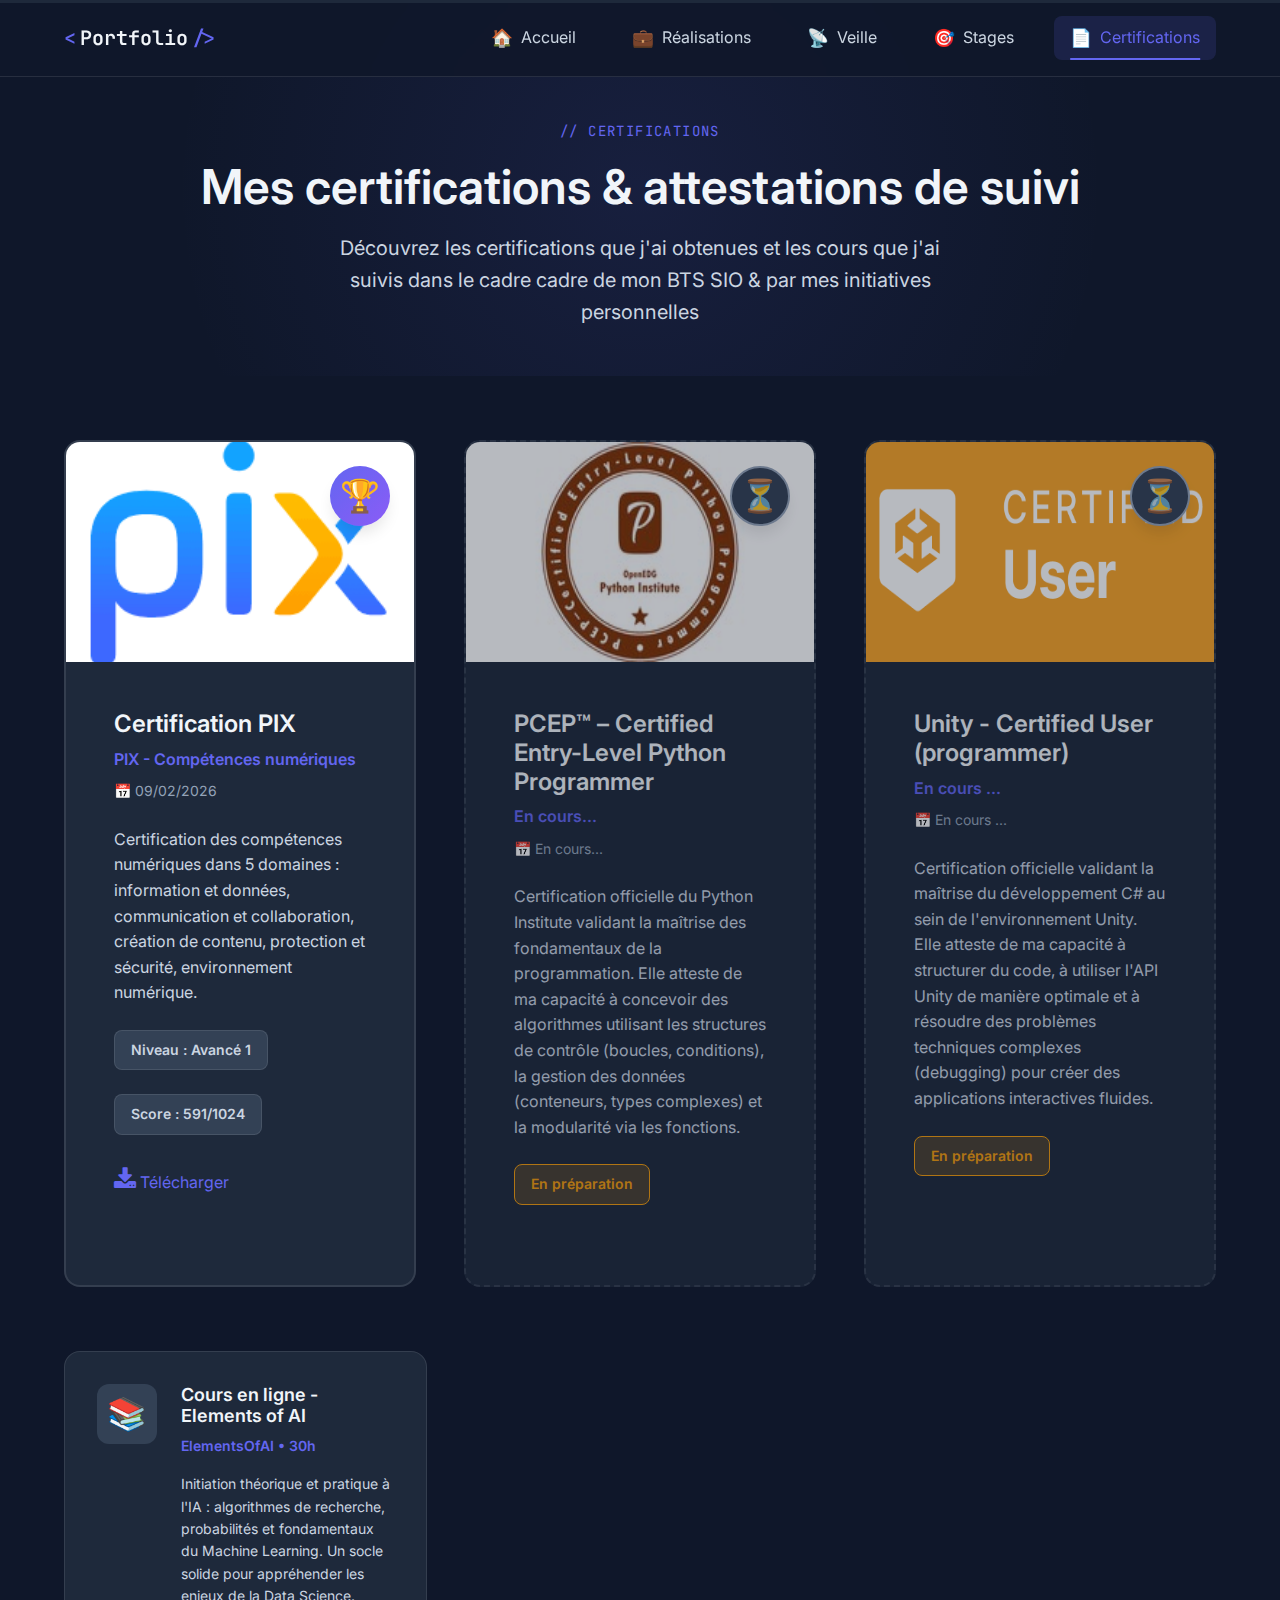
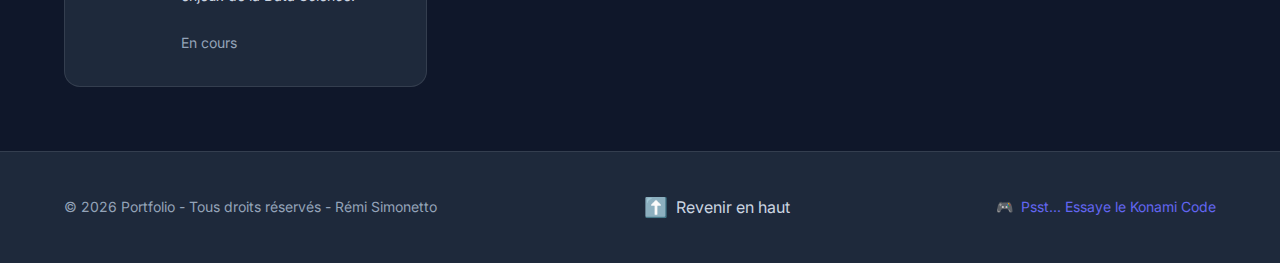
<file: certifications.html>
<!DOCTYPE html>
<html lang="fr">
<head>
    <meta charset="UTF-8">
    <meta name="viewport" content="width=device-width, initial-scale=1.0">
    <title>Projets - Portfolio</title>
    <link rel="stylesheet" href="style.css">
    <link rel="preconnect" href="https://fonts.googleapis.com">
    <link rel="preconnect" href="https://fonts.gstatic.com" crossorigin>
    <link href="https://fonts.googleapis.com/css2?family=Inter:wght@300;400;500;600;700&family=JetBrains+Mono:wght@400;500;600&display=swap" rel="stylesheet">
    <link rel="stylesheet" href="https://cdnjs.cloudflare.com/ajax/libs/font-awesome/4.7.0/css/font-awesome.min.css">
</head>
<body>
    <!-- Easter Egg -->
    <div id="konami-easter-egg" class="hidden">
        <div class="achievement-notification">
            <div class="achievement-icon">🎮</div>
            <div class="achievement-content">
                <h3>Achievement Unlocked!</h3>
                <p>Konami Code Master</p>
                <div class="achievement-xp">+100 XP</div>
            </div>
        </div>
    </div>

    <!-- Progress Bar -->
    <div class="progress-indicator">
        <div class="progress-fill" id="reading-progress"></div>
    </div>

    <!-- Navigation -->
    <nav class="main-nav">
        <div class="nav-container">
            <a href="index.html" class="logo">
                <span class="logo-bracket">&lt;</span>
                <span class="logo-text">Portfolio</span>
                <span class="logo-bracket">/&gt;</span>
            </a>
            
            <div class="nav-menu" id="nav-menu">
                <a href="index.html" class="nav-link">
                    <span class="nav-icon">🏠</span>
                    <span>Accueil</span>
                </a>
                <a href="realisations.html" class="nav-link">
                    <span class="nav-icon">💼</span>
                    <span>Réalisations</span>
                </a>
                <a href="veille.html" class="nav-link">
                    <span class="nav-icon">📡</span>
                    <span>Veille</span>
                </a>
                <a href="stages.html" class="nav-link">
                    <span class="nav-icon">🎯</span>
                    <span>Stages</span>
                </a>
                <a href="certifications.html" class="nav-link active">
                    <span class="nav-icon">📄</span>
                    <span>Certifications</span>
                </a>
            </div>

            <button class="nav-toggle" id="nav-toggle">
                <span></span>
                <span></span>
                <span></span>
            </button>
        </div>
    </nav>

    <!-- Page Header -->
    <section class="page-header" id="top">
        <div class="container">
            <span class="section-tag">// Certifications</span>
            <h1 class="page-title">Mes certifications & attestations de suivi</h1>
            <p class="page-description">
                Découvrez les certifications que j'ai obtenues et les cours que j'ai suivis dans le cadre
                cadre de mon BTS SIO & par mes initiatives personnelles
            </p>
        </div>
    </section>

    <!-- Certifications Grid -->
    <section class="section certifications-section">
        <div class="container">
            <div class="certifications-grid">
                
                <!-- Certification 1 - PIX -->
                <article class="certification-card">
                    <div class="certification-badge">
                        <span class="badge-icon">🏆</span>
                    </div>
                    <div class="certification-image">
                        <img src="images/pix.png" width="100%">
                    </div>
                    <div class="certification-content">
                        <h3 class="certification-title">Certification PIX</h3>
                        <p class="certification-provider">PIX - Compétences numériques</p>
                        <p class="certification-date">📅 09/02/2026</p>
                        <p class="certification-description">
                            Certification des compétences numériques dans 5 domaines : 
                            information et données, communication et collaboration, création de contenu, 
                            protection et sécurité, environnement numérique.
                        </p>
                        <div class="certification-meta">
                            <span class="cert-level">Niveau : Avancé 1</span>
                            <span class="cert-score">Score : 591/1024</span>
                        </div>
                        <a href="docs/certif_pix.pdf" class="btn-download" target="_blank" rel="noopener noreferrer">
                            <span class="download-icon"><i class="fa fa-download" style="font-size:24px"></i></span>
                            <span class="download-text">Télécharger</span>
                        </a>
                    </div>
                </article>

                <!-- Certification 2 - PCEP™ – Certified Entry-Level Python Programmer -->
                <article class="certification-card placeholder-card">
                    <div class="certification-badge upcoming">
                        <span class="badge-icon">⏳</span>
                    </div>
                    <div class="certification-image">
                        <img src="images/certif_pcep.jpg" width="100%" height="100%">
                    </div>
                    <div class="certification-content">
                        <h3 class="certification-title">PCEP™ – Certified Entry-Level Python Programmer</h3>
                        <p class="certification-provider">En cours...</p>
                        <p class="certification-date">📅 En cours...</p>
                        <p class="certification-description">
                            Certification officielle du Python Institute validant la maîtrise des 
                            fondamentaux de la programmation. Elle atteste de ma capacité à concevoir des 
                            algorithmes utilisant les structures de contrôle (boucles, conditions), la gestion des données 
                            (conteneurs, types complexes) et la modularité via les fonctions.
                        </p>
                        <div class="certification-meta">
                            <span class="cert-status upcoming">En préparation</span>
                        </div>
                    </div>
                </article>

                <!-- Certification 3 - Unity - Certified User (programmer) -->
                <article class="certification-card placeholder-card">
                    <div class="certification-badge upcoming">
                        <span class="badge-icon">⏳</span>
                    </div>
                    <div class="certification-image">
                        <img src="images/certif_unity.png" width="100%" height="100%">
                    </div>
                    <div class="certification-content">
                        <h3 class="certification-title">Unity - Certified User (programmer)</h3>
                        <p class="certification-provider">En cours ...</p>
                        <p class="certification-date">📅 En cours ...</p>
                        <p class="certification-description">
                            Certification officielle validant la maîtrise du développement C# au sein de l'environnement Unity.
                            Elle atteste de ma capacité à structurer du code, à utiliser l'API Unity de manière optimale et à
                            résoudre des problèmes techniques complexes (debugging) pour créer des applications interactives fluides.
                        </p>
                        <div class="certification-meta">
                            <span class="cert-status upcoming">En préparation</span>
                        </div>
                    </div>
                </article>
            </div>
            <div class="attestations-grid">
                    <!-- Attestation 1 -->
                    <div class="attestation-card">
                        <div class="attestation-icon">📚</div>
                        <div class="attestation-content">
                            <h4>Cours en ligne - Elements of AI</h4>
                            <p class="attestation-platform">ElementsOfAI • 30h</p>
                            <p class="attestation-description">
                                Initiation théorique et pratique à l'IA : algorithmes de recherche, probabilités et fondamentaux du
                                Machine Learning. Un socle solide pour appréhender les enjeux de la Data Science.
                            </p>
                            <div class="attestation-footer">
                                <span class="attestation-date">En cours</span>
                                <a href="#" class="btn-download compact" target="_blank" rel="noopener noreferrer">
                                </a>
                            </div>
                        </div>
                    </div>
            </div>
        </div>
    </section>

    <!-- Footer -->
    <footer class="footer">
        <div class="container">
            <div class="footer-content">
                <p>&copy; 2026 Portfolio - Tous droits réservés - Rémi Simonetto</p>
                <a href="#top" class="back-to-top">
                    <span class="back-to-top-icon">⬆️</span>
                    Revenir en haut
                </a>
                <p class="easter-egg-hint">
                    <span class="hint-icon">🎮</span>
                    Psst... Essaye le Konami Code
                </p>
            </div>
        </div>
    </footer>

    <script src="script.js"></script>
</body>
</html>
</file>
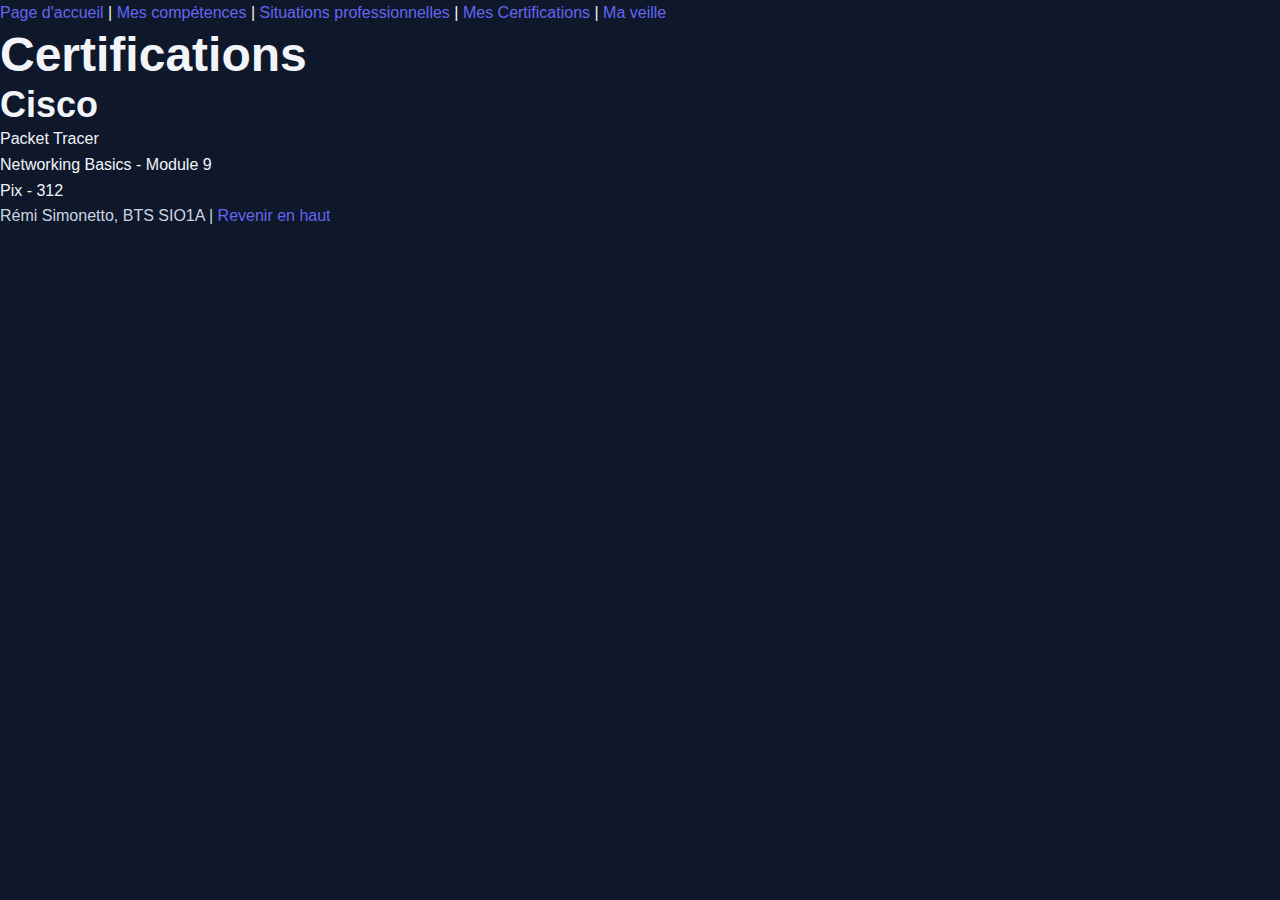
<file: certifs.html>
<!DOCTYPE html>
<html lang="fr">
    <head>
        <meta charset="UTF-8">
        <meta name="viewport" content="width=device-width, initial-scale=1.0">
        <title>R. Simonetto - CV & E-Portfolio</title>
        <link rel="stylesheet" href="style.css"> <!-- Lien vers le fichier CSS externe -->
    </head>
    <body>
        <navbar>
                <a href="index.html">Page d'accueil</a> |
                <a href="competences.html">Mes compétences</a> |
                <a href="situations.html">Situations professionnelles</a> |
                <a href="certifs.html">Mes Certifications</a> |
                <a href="veille.html">Ma veille</a>
        </navbar>
        
        <h1>Certifications</h1>
        <h2>Cisco</h2>
        <ul>
            <li>Packet Tracer</li>
            <li>Networking Basics - Module 9</li>
            <li>Pix - 312</li>
        </ul>
        <footer>
            <p>Rémi Simonetto, BTS SIO1A | <a href="#top">Revenir en haut</a></p>
        </footer>
    </body>
</html>
</file>
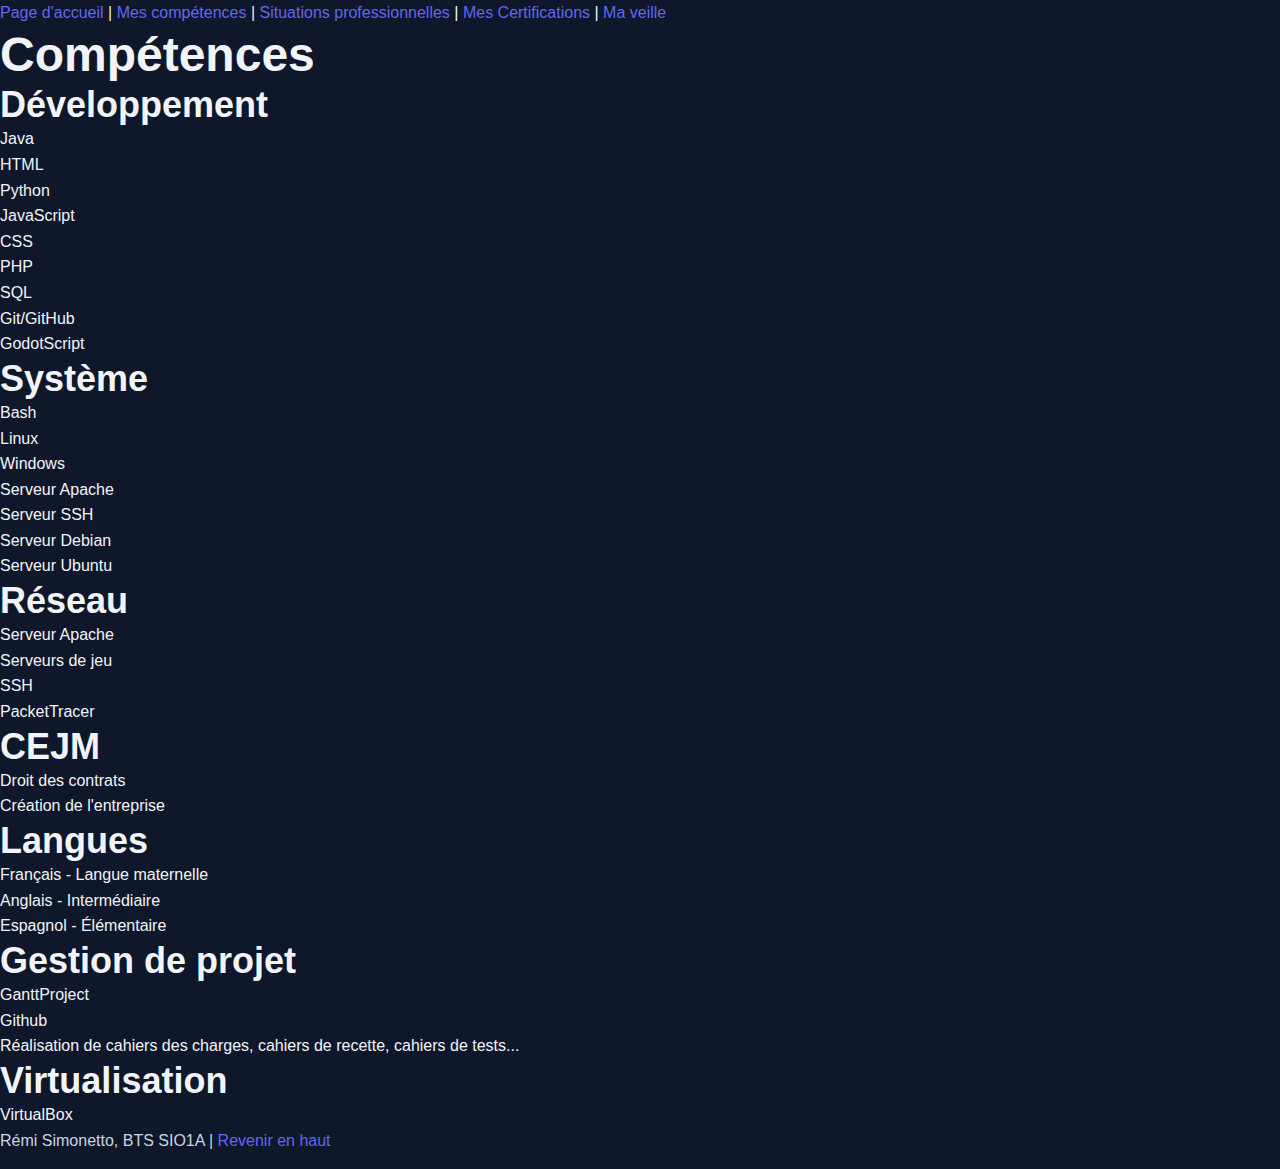
<file: competences.html>
<!DOCTYPE html>
    <html lang="fr">
        <head>
            <meta charset="UTF-8">
            <meta name="viewport" content="width=device-width, initial-scale=1.0">
            <title>R. Simonetto - CV & E-Portfolio</title>
            <link rel="stylesheet" href="style.css"> <!-- Lien vers le fichier CSS externe -->
        </head>
        <navbar>
                <a href="index.html">Page d'accueil</a> |
                <a href="competences.html">Mes compétences</a> |
                <a href="situations.html">Situations professionnelles</a> |
                <a href="certifs.html">Mes Certifications</a> |
                <a href="veille.html">Ma veille</a>
        </navbar>
        
        <h1>Compétences</h1>
            <h2>Développement</h2>
            <ul>
                <li>Java</li>
                <li>HTML</li>
                <li>Python</li>
                <li>JavaScript</li>
                <li>CSS</li>
                <li>PHP</li>
                <li>SQL</li>
                <li>Git/GitHub</li>
                <li>GodotScript</li>
            </ul>

            <h2>Système</h2>
            <ul>
                <li>Bash</li>
                <li>Linux</li>
                <li>Windows</li>
                <li>Serveur Apache</li>
                <li>Serveur SSH</li>
                <li>Serveur Debian</li>
                <li>Serveur Ubuntu</li>
            </ul>

            <h2>Réseau</h2>
            <ul>
                <li>Serveur Apache</li>
                <li>Serveurs de jeu</li>
                <li>SSH</li>
                <li>PacketTracer</li>
            </ul>

            <h2>CEJM</h2>
            <ul>
                <li>Droit des contrats</li>
                <li>Création de l'entreprise</li>
            </ul>

            <h2>Langues</h2>
            <ul>
                <li>Français - Langue maternelle</li>
                <li>Anglais - Intermédiaire</li>
                <li>Espagnol - Élémentaire</li>
            </ul>

            <h2>Gestion de projet</h2>
            <ul>
                <li>GanttProject</li>
                <li>Github</li>
                <li>Réalisation de cahiers des charges, cahiers de recette, cahiers de tests...</li>
            </ul>

            <h2>Virtualisation</h2>
            <ul>
                <li>VirtualBox</li>
            </ul>
        </section>

            <footer>
                <p>Rémi Simonetto, BTS SIO1A | <a href="#top">Revenir en haut</a></p>
            </footer>
        </body>
    </html>
</file>
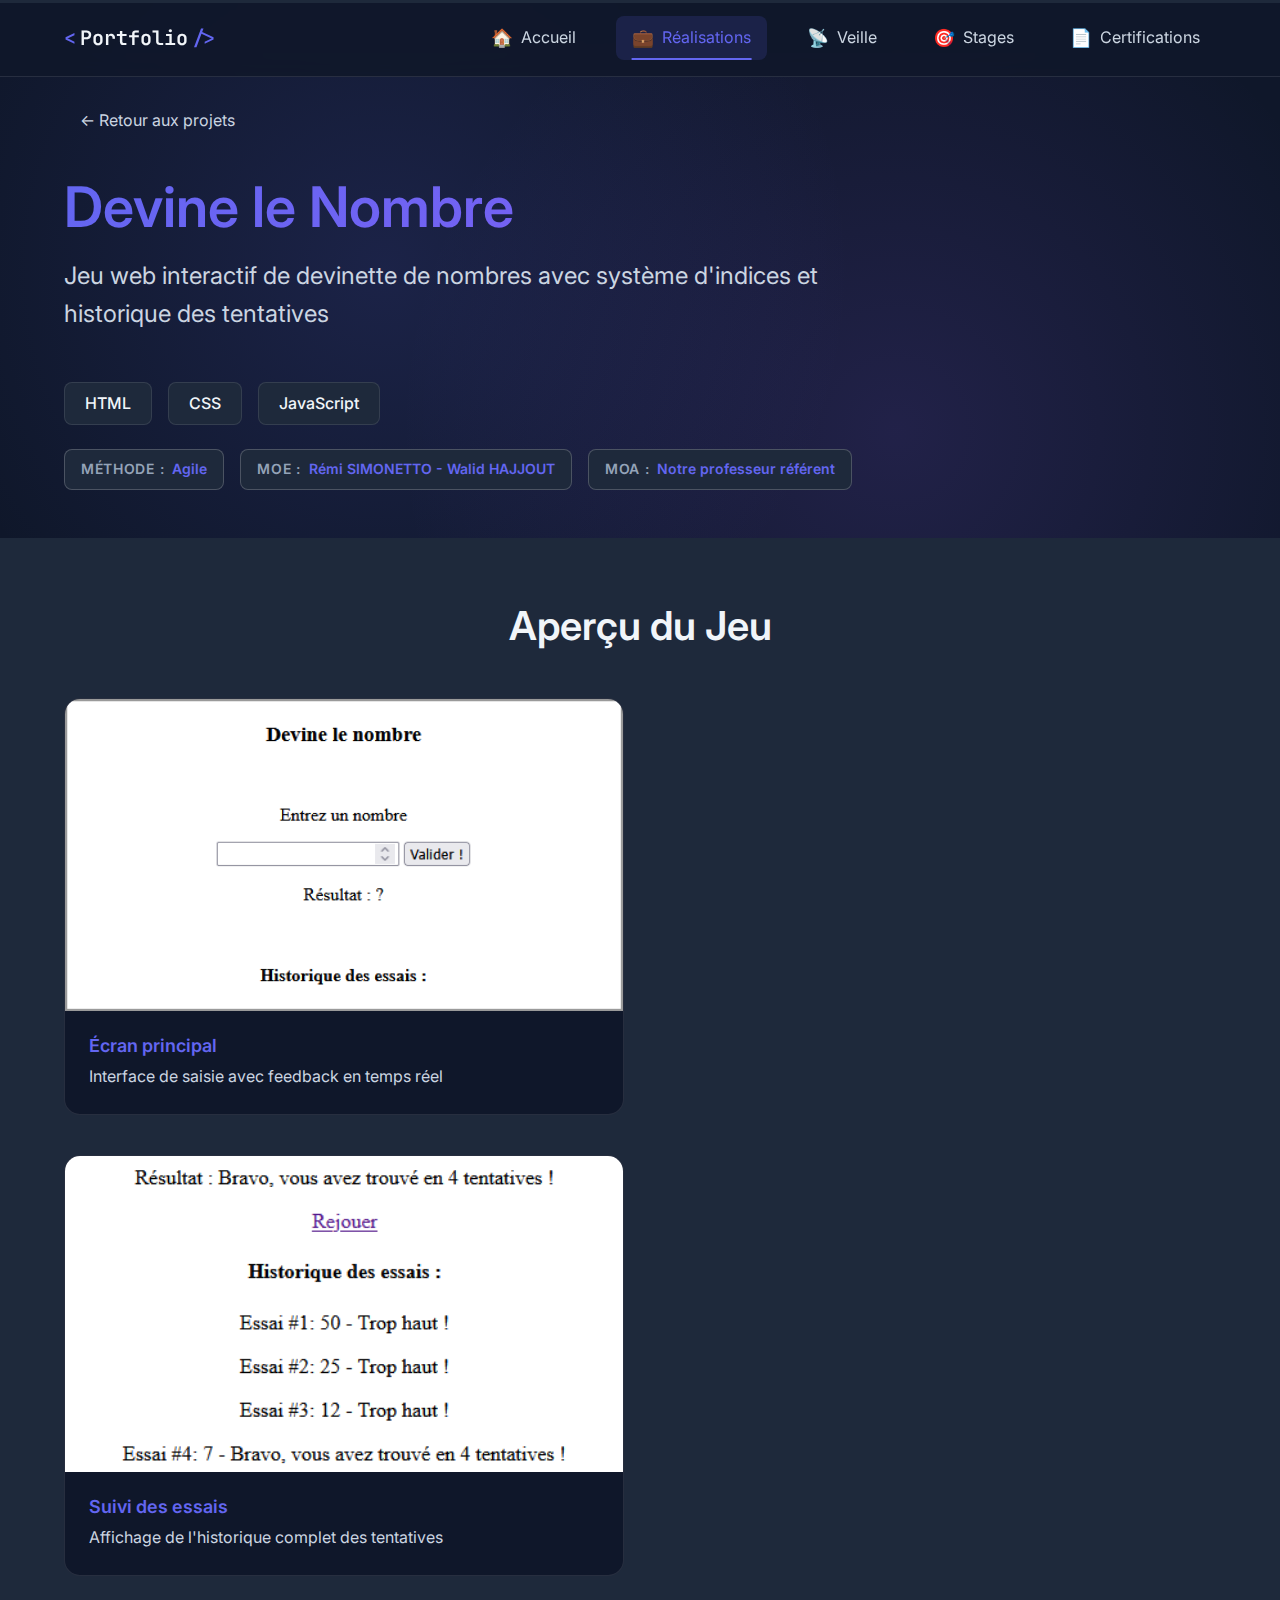
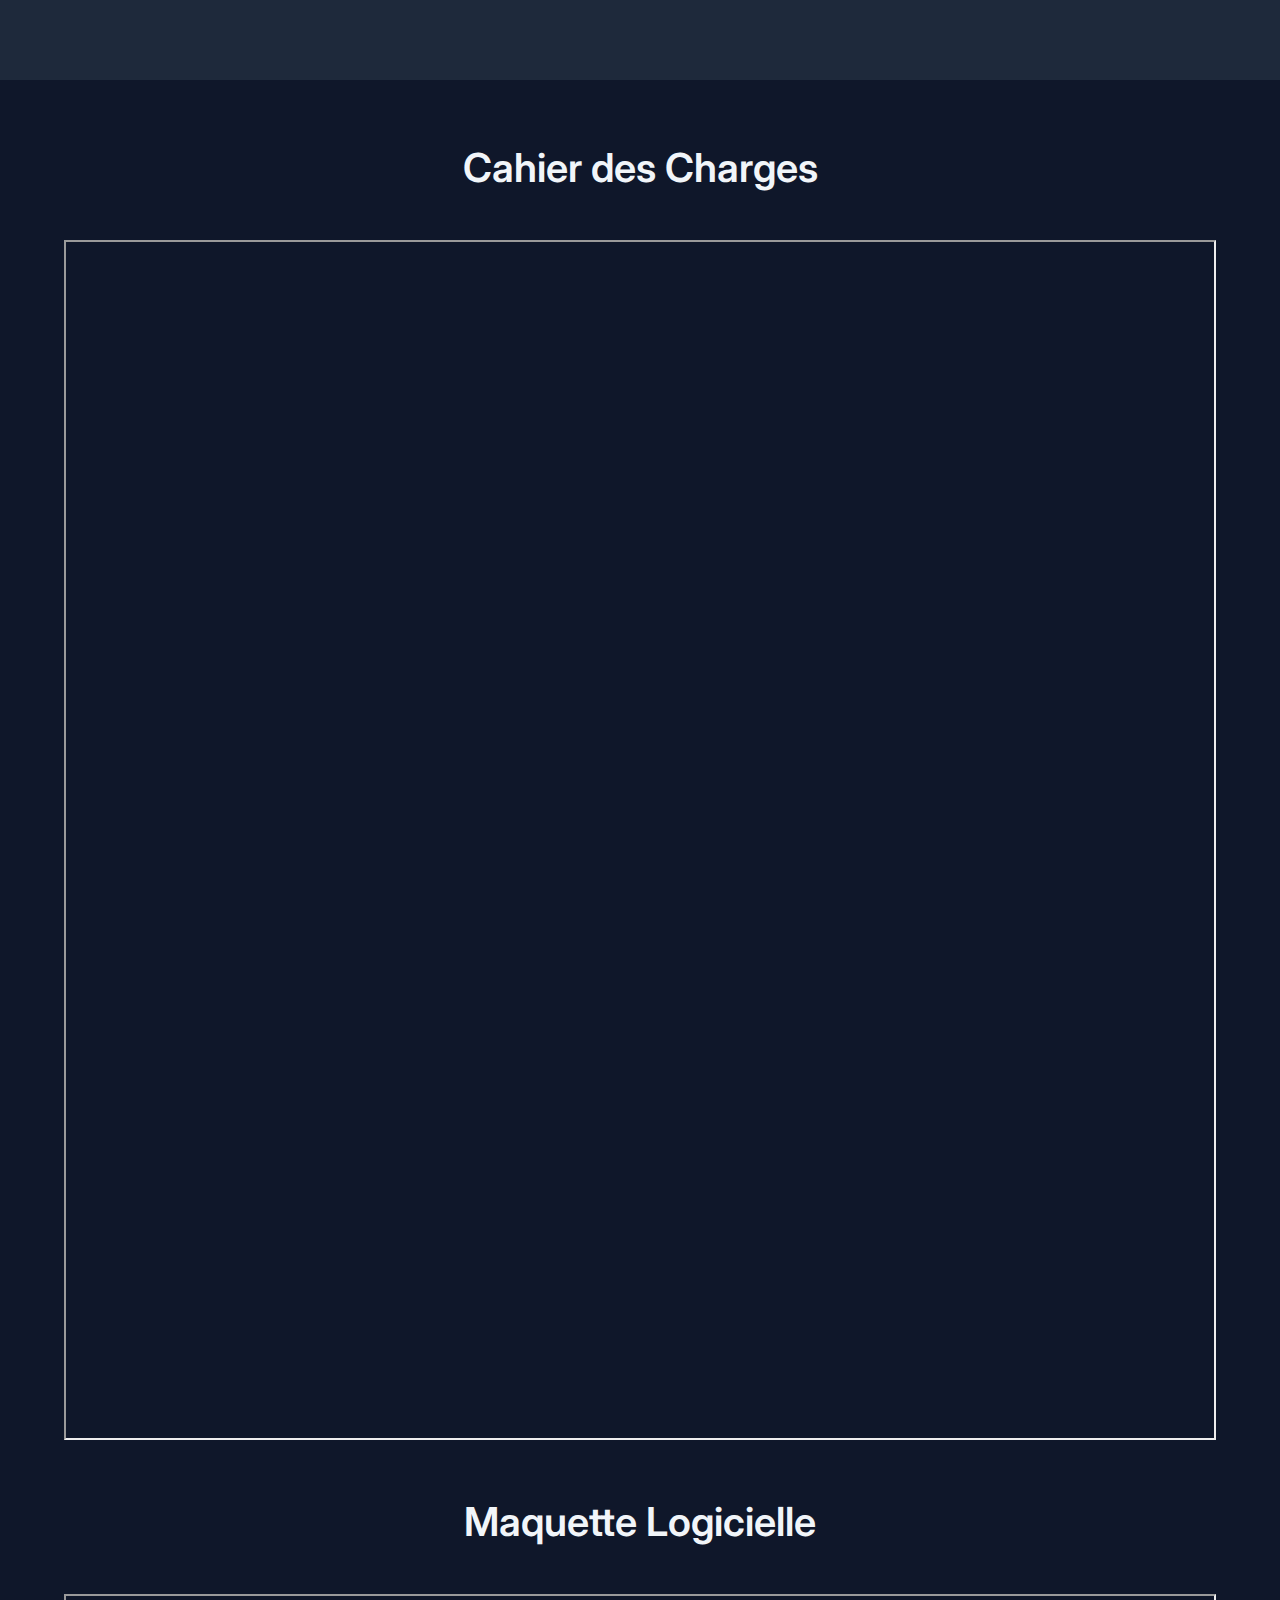
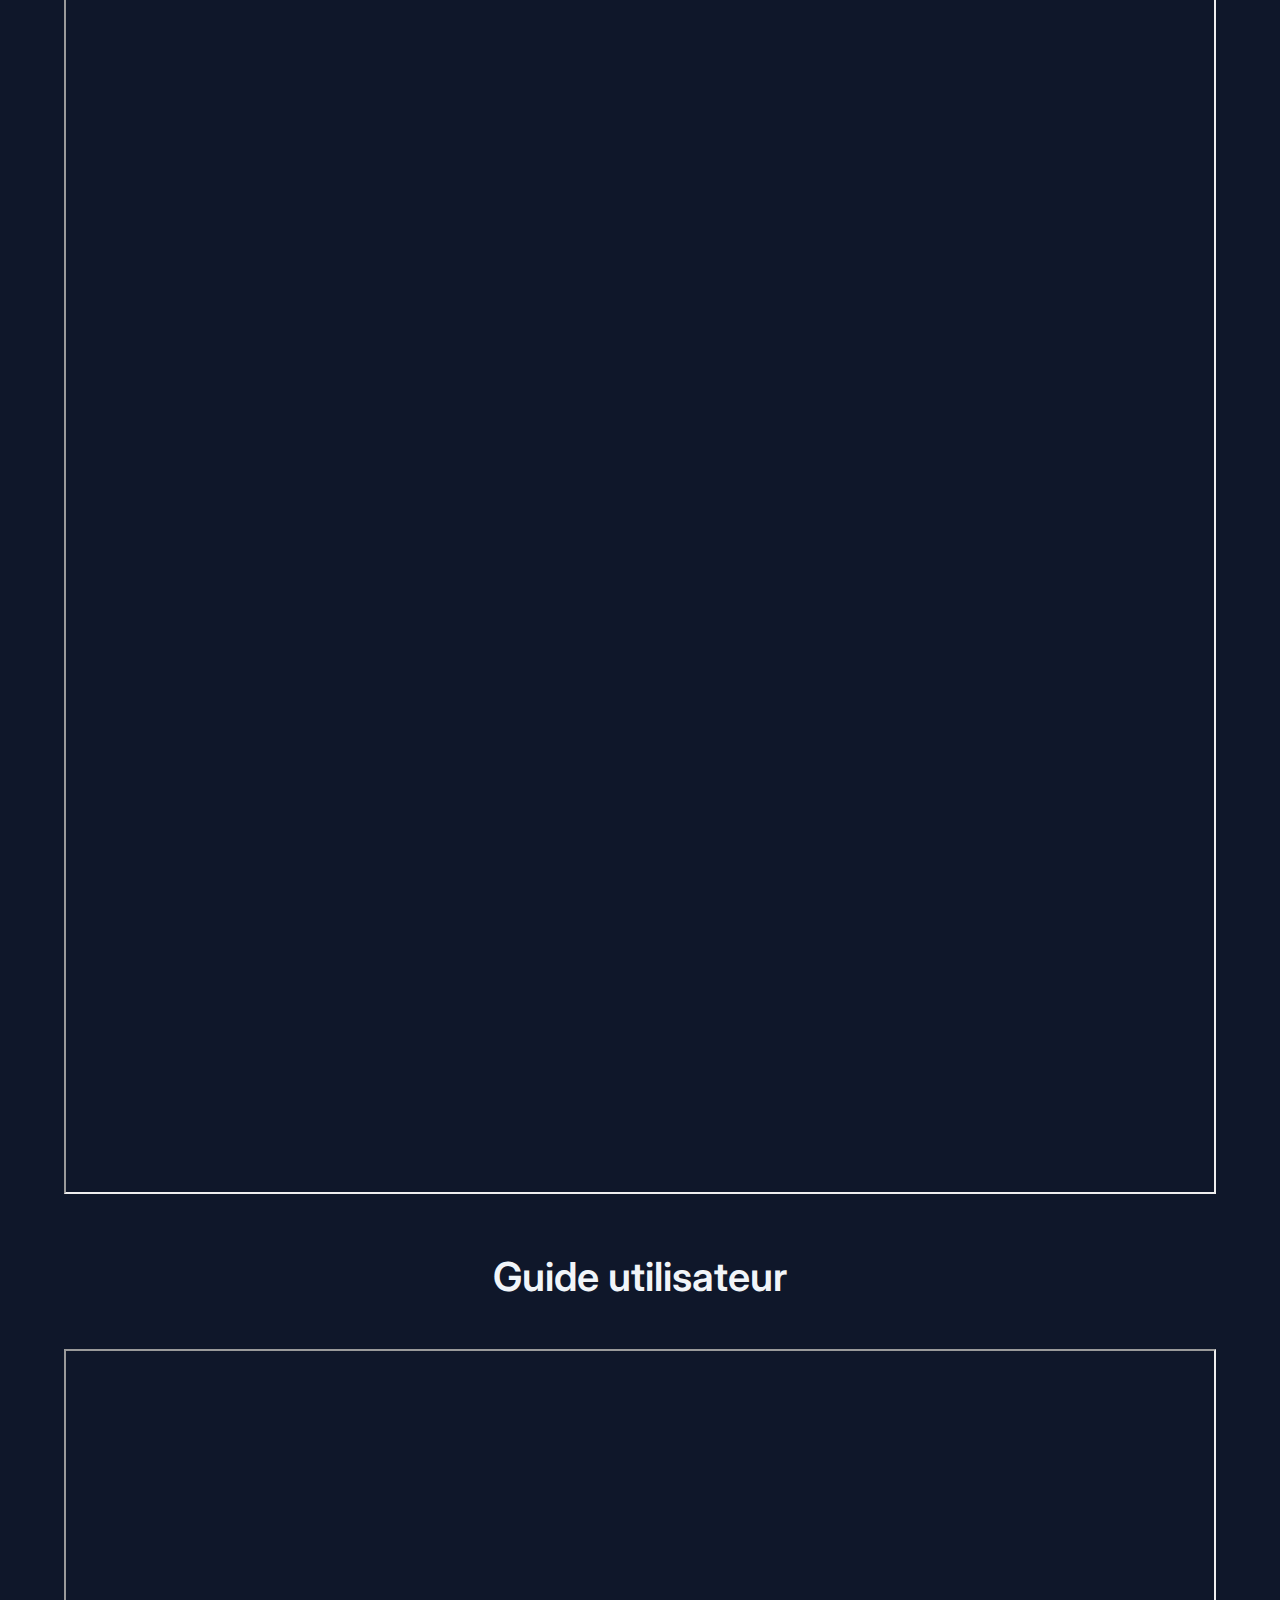
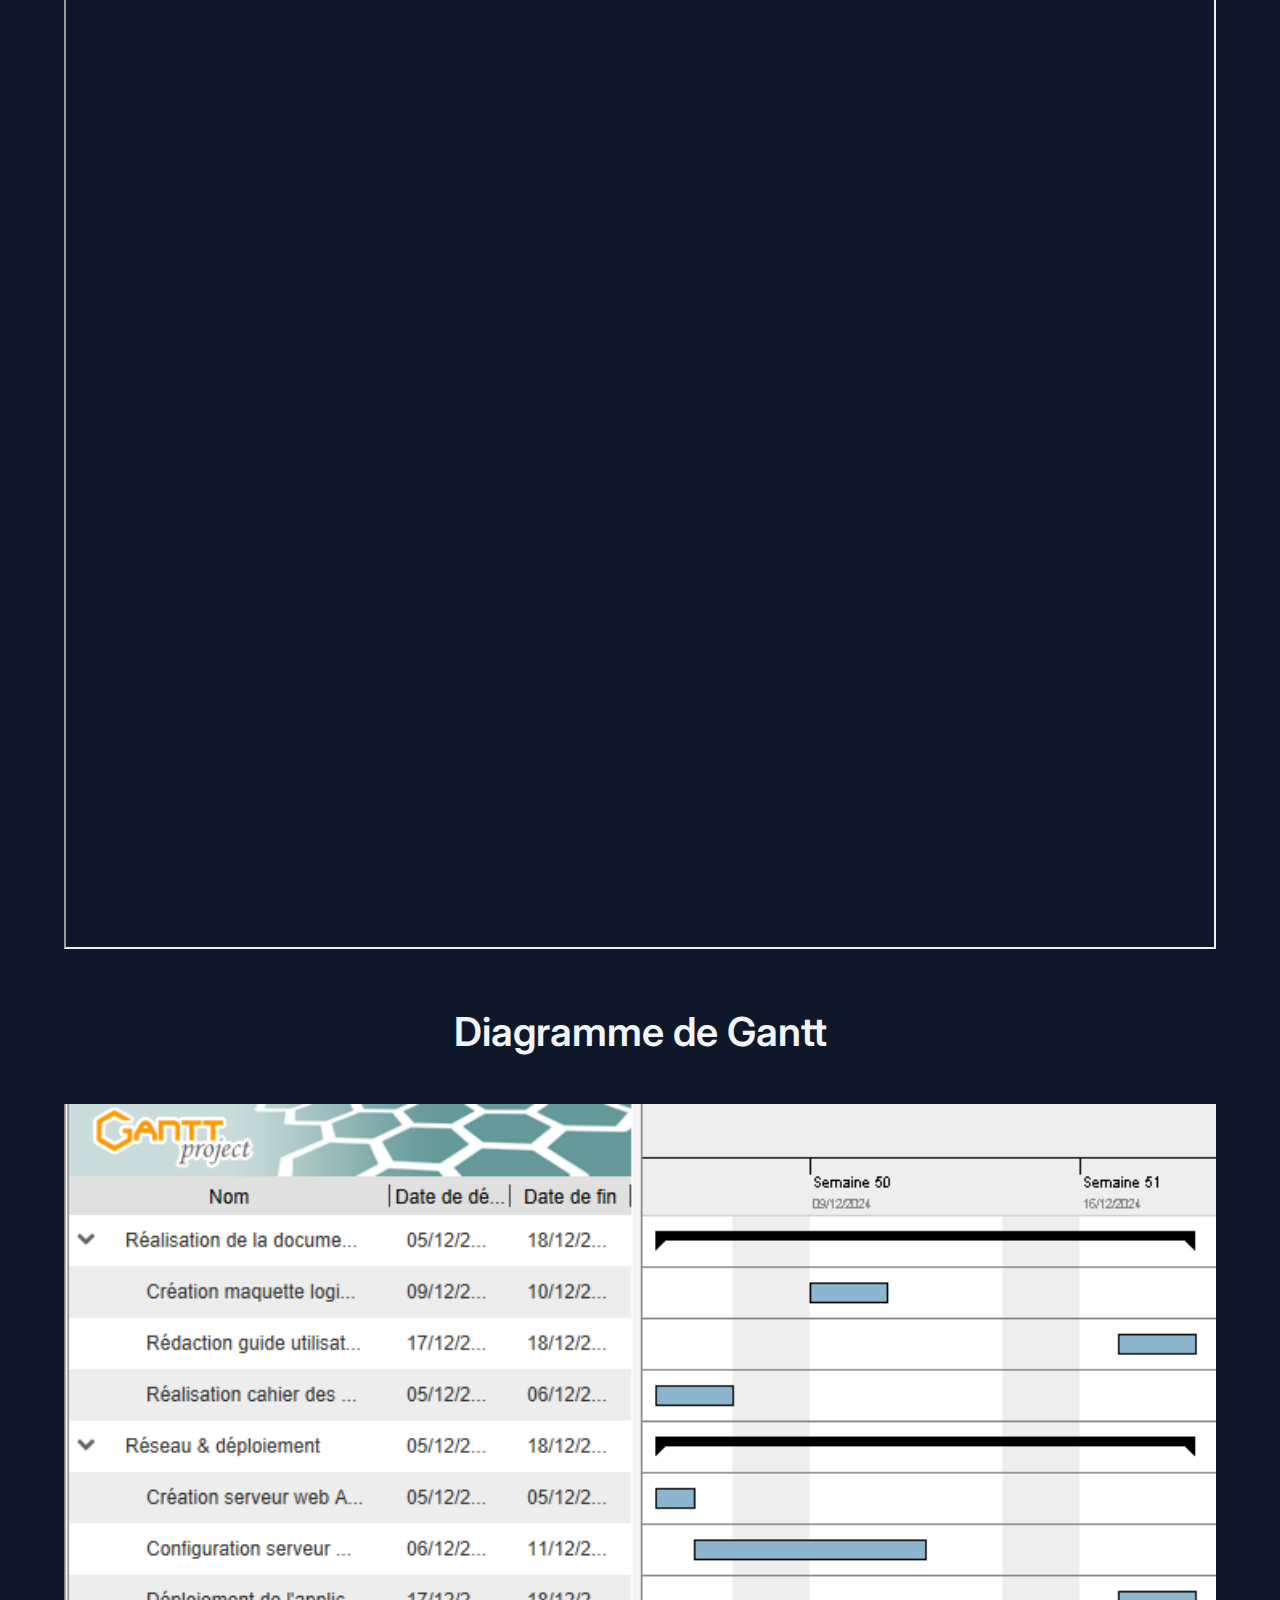
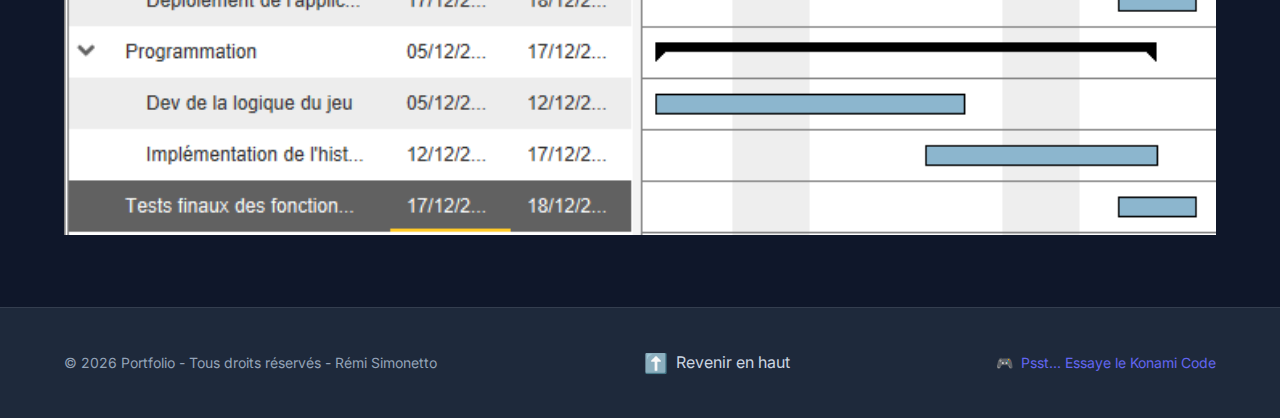
<file: projet-devine-nombre.html>
<!DOCTYPE html>
<html lang="fr">
<head>
    <meta charset="UTF-8">
    <meta name="viewport" content="width=device-width, initial-scale=1.0">
    <title>Devine le Nombre - Portfolio</title>
    <link rel="stylesheet" href="style.css">
    <link rel="preconnect" href="https://fonts.googleapis.com">
    <link rel="preconnect" href="https://fonts.gstatic.com" crossorigin>
    <link href="https://fonts.googleapis.com/css2?family=Inter:wght@300;400;500;600;700&family=JetBrains+Mono:wght@400;500;600&display=swap" rel="stylesheet">
</head>
<body>
    <!-- Progress Bar -->
    <div class="progress-indicator">
        <div class="progress-fill" id="reading-progress"></div>
    </div>

    <!-- Navigation -->
    <nav class="main-nav">
        <div class="nav-container">
            <a href="index.html" class="logo">
                <span class="logo-bracket">&lt;</span>
                <span class="logo-text">Portfolio</span>
                <span class="logo-bracket">/&gt;</span>
            </a>
            
            <div class="nav-menu" id="nav-menu">
                <a href="index.html" class="nav-link">
                    <span class="nav-icon">🏠</span>
                    <span>Accueil</span>
                </a>
                <a href="realisations.html" class="nav-link active">
                    <span class="nav-icon">💼</span>
                    <span>Réalisations</span>
                </a>
                <a href="veille.html" class="nav-link">
                    <span class="nav-icon">📡</span>
                    <span>Veille</span>
                </a>
                <a href="stages.html" class="nav-link">
                    <span class="nav-icon">🎯</span>
                    <span>Stages</span>
                </a>
                <a href="certifications.html" class="nav-link">
                    <span class="nav-icon">📄</span>
                    <span>Certifications</span>
                </a>
            </div>

            <button class="nav-toggle" id="nav-toggle">
                <span></span>
                <span></span>
                <span></span>
            </button>
        </div>
    </nav>

    <!-- Page Header du Projet -->
    <section class="project-hero" id="top">
        <div class="container">
            <a href="realisations.html" class="back-link">
                ← Retour aux projets
            </a>
            
            <div class="project-hero-content">
                <div class="project-hero-text">
                    <h1 class="project-hero-title">Devine le Nombre</h1>
                    <p class="project-hero-subtitle">
                        Jeu web interactif de devinette de nombres avec système d'indices et historique des tentatives
                    </p>

                    <div class="tech-stack-hero">
                        <span class="tech-badge-hero">HTML</span>
                        <span class="tech-badge-hero">CSS</span>
                        <span class="tech-badge-hero">JavaScript</span>
                    </div>

                    <div class="project-methodology">
                        <div class="methodology-badge">
                            <span class="badge-label">Méthode :</span>
                            <span class="badge-value">Agile</span>
                        </div>
                        
                        <div class="methodology-badge">
                            <span class="badge-label">MOE :</span>
                            <span class="badge-value">Rémi SIMONETTO - Walid HAJJOUT</span>
                        </div>
                        
                        <div class="methodology-badge">
                            <span class="badge-label">MOA :</span>
                            <span class="badge-value">Notre professeur référent</span>
                        </div>
                    </div>
                </div>
            </div>
        </div>
    </section>

    <!-- Screenshots Section -->
    <section class="section screenshots-section">
        <div class="container">
            <h2 class="section-title">
                Aperçu du Jeu
            </h2>
            
            <div class="screenshots-grid">
                <div class="screenshot-item large">
                    <img src="images/img_devinelenombre.png">
                    <div class="screenshot-caption">
                        <h4>Écran principal</h4>
                        <p>Interface de saisie avec feedback en temps réel</p>
                    </div>
                </div>
                
                <div class="screenshot-item large">
                    <img src="images/img_historique.png">
                    <div class="screenshot-caption">
                        <h4>Suivi des essais</h4>
                        <p>Affichage de l'historique complet des tentatives</p>
                    </div>
                </div>
            </div>
        </div>
    </section>

    <!-- Documentation Section -->
    <section class="section project-overview">
        <div class="container">
            <h2 class="section-title">
                Cahier des Charges
            </h2>
            <iframe src="docs/Cahier_des_charges_devine_nombre.pdf" width="100%" height="1200px"></iframe>
            
            <br><br><br>
            
            <h2 class="section-title">
                Maquette Logicielle
            </h2>
            <iframe src="docs/simonetto_hajjout_maquette_site_web.pdf" width="100%" height="1200px"></iframe>
            
            <br><br><br>

            <h2 class="section-title">
                Guide utilisateur
            </h2>
            <iframe src="docs/Documentation_devinelenombre.pdf" width="100%" height="1200px"></iframe>

            <br><br><br>
            
            <h2 class="section-title">
                Diagramme de Gantt
            </h2>
            <img src="images/gantt_devine-nombre.png" width="100%" height="100%">
        </div>
    </section>

    <!-- Footer -->
    <footer class="footer">
        <div class="container">
            <div class="footer-content">
                <p>&copy; 2026 Portfolio - Tous droits réservés - Rémi Simonetto</p>
                <a href="#top" class="back-to-top">
                    <span class="back-to-top-icon">⬆️</span>
                    Revenir en haut
                </a>
                <p class="easter-egg-hint">
                    <span class="hint-icon">🎮</span>
                    Psst... Essaye le Konami Code
                </p>
            </div>
        </div>
    </footer>

    <script src="script.js"></script>
</body>
</html>
</file>
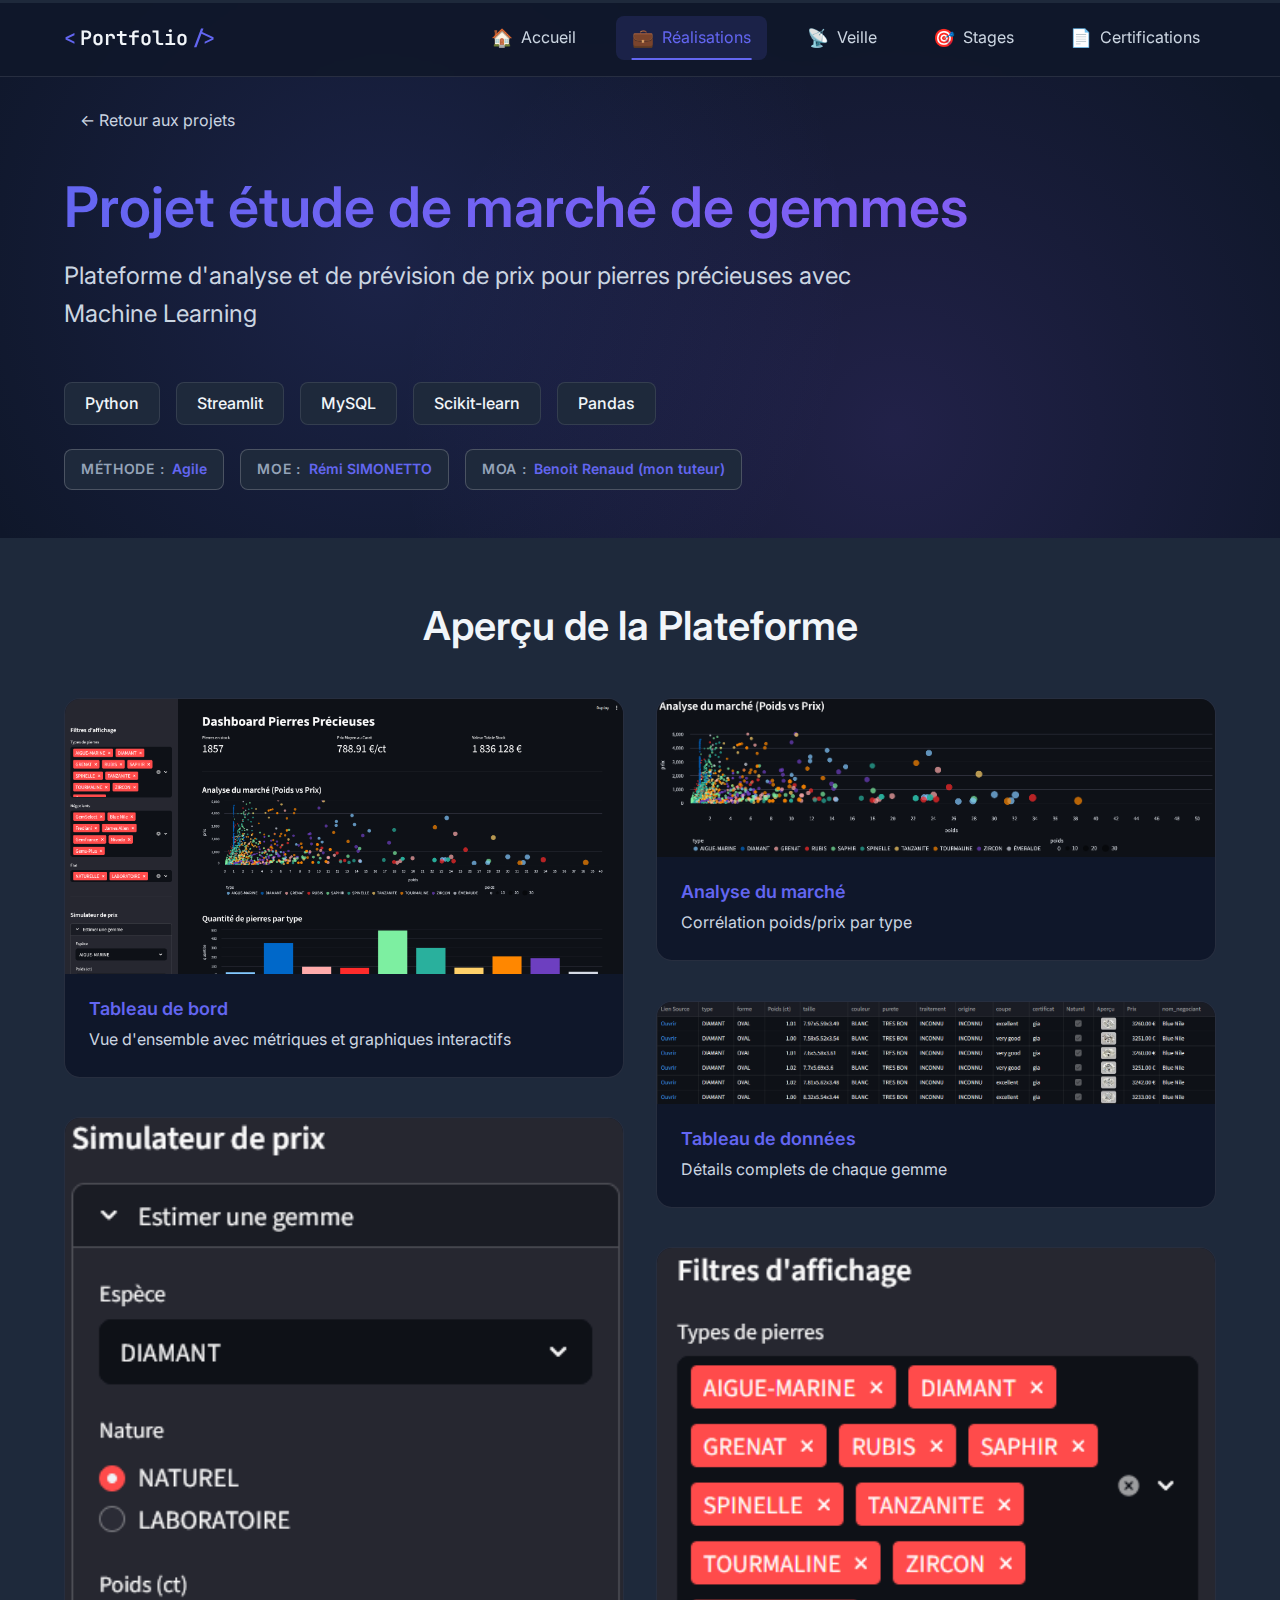
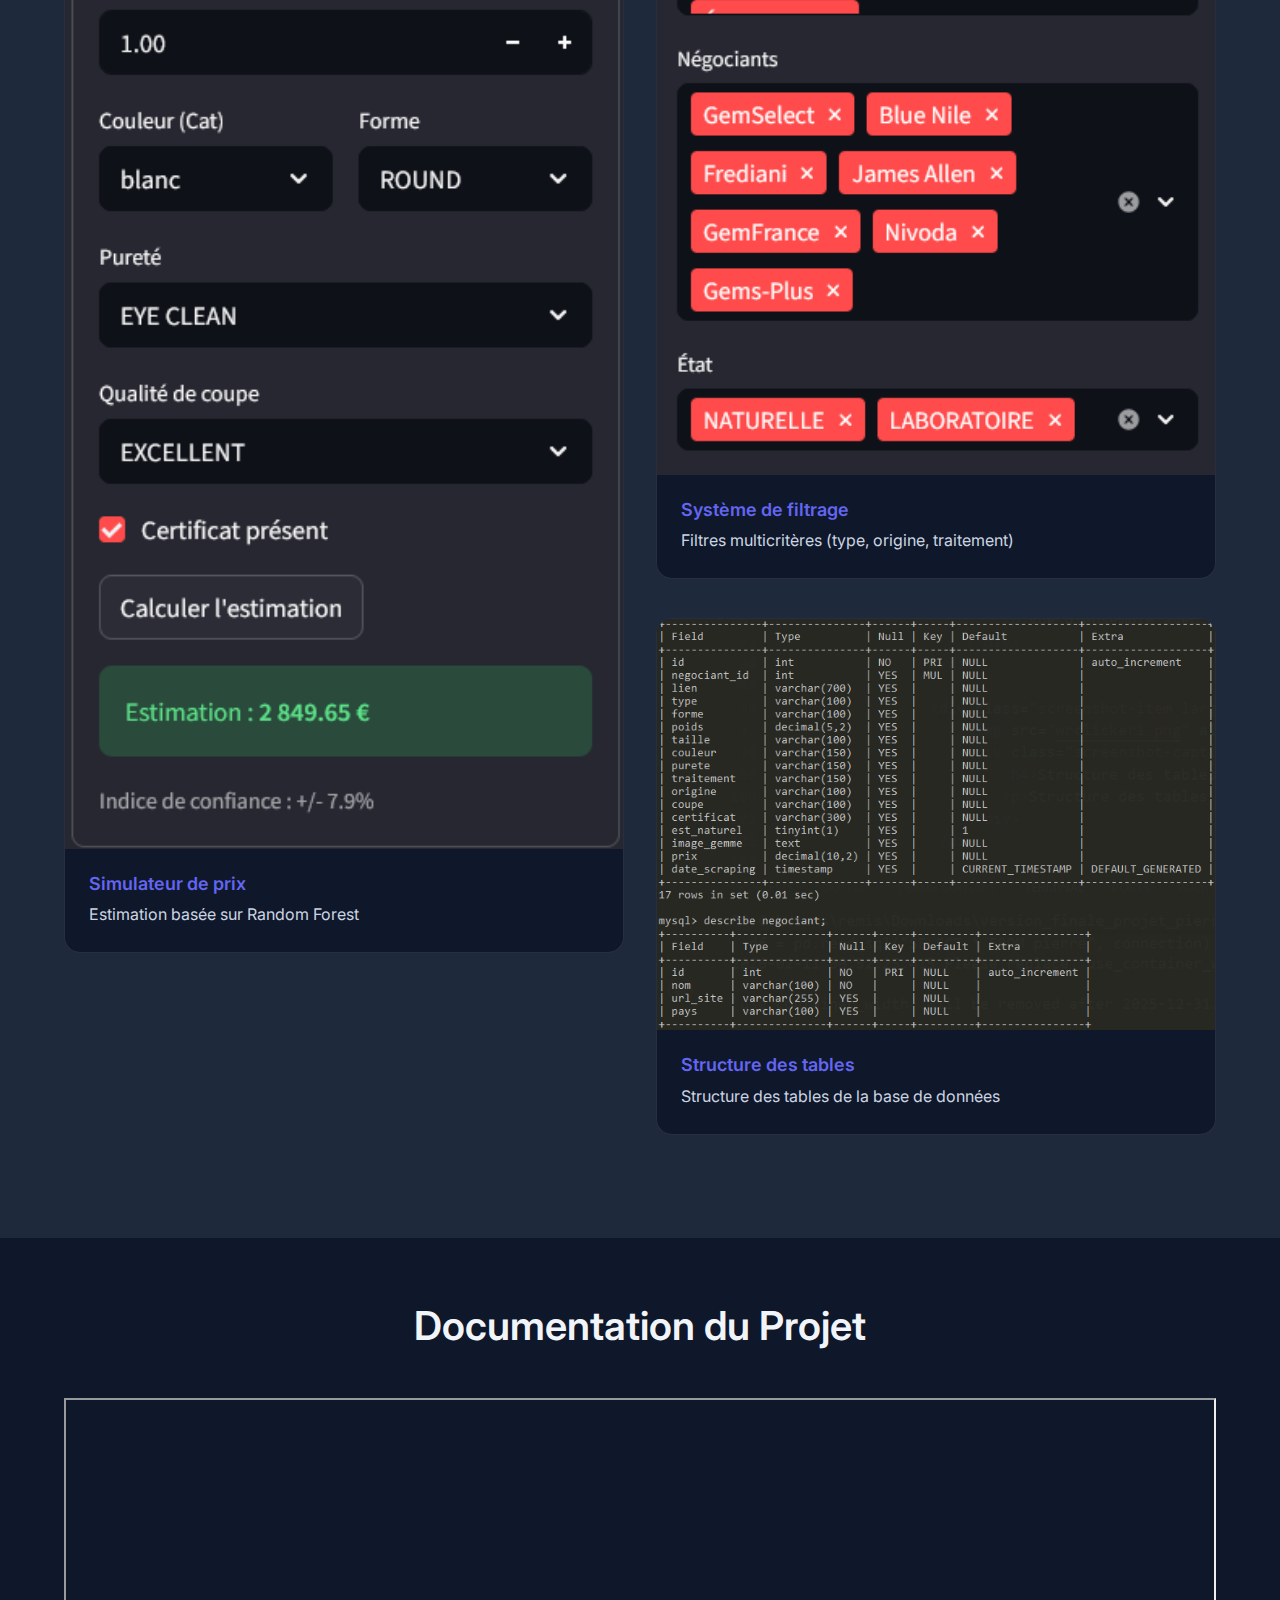
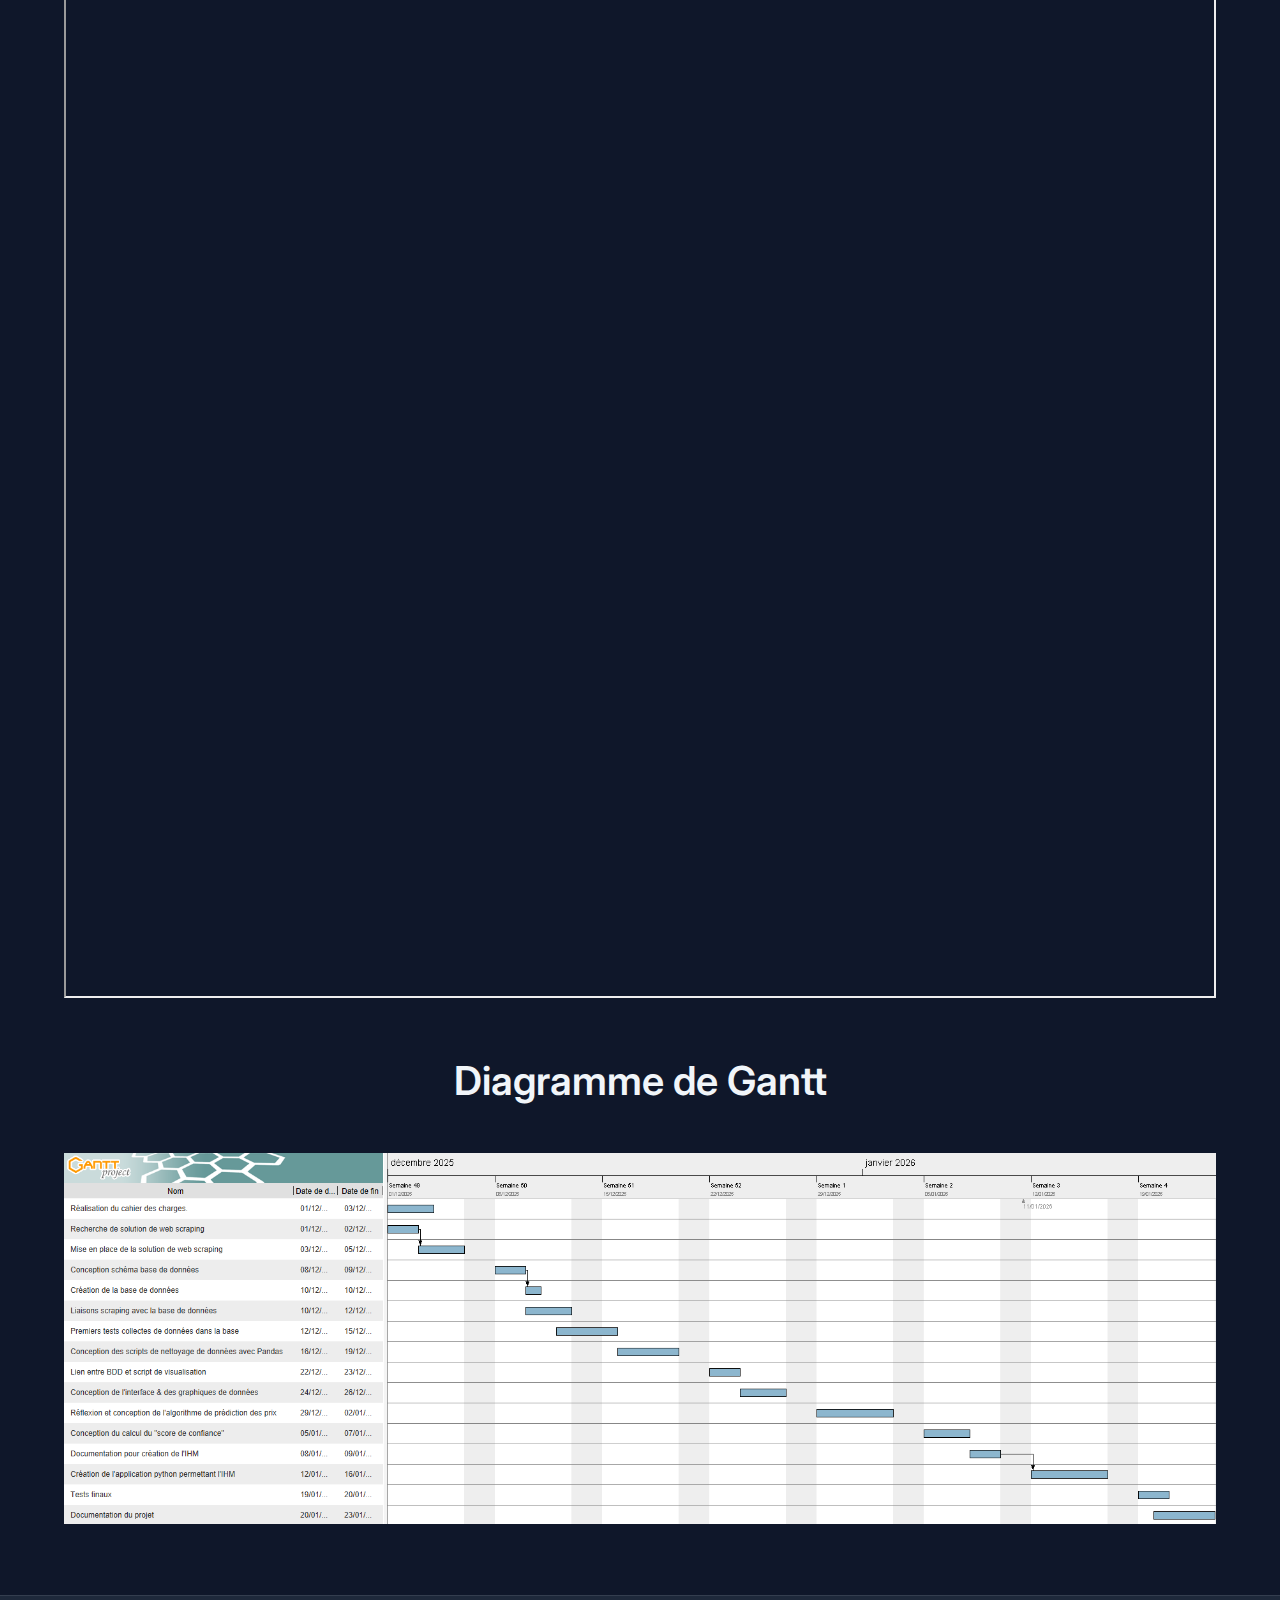
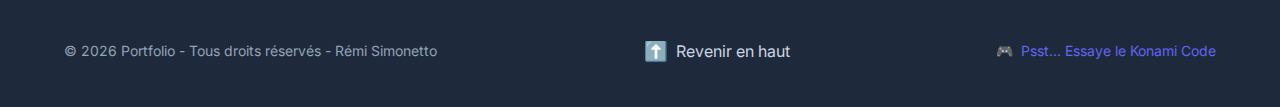
<file: projet-gemstone.html>
<!DOCTYPE html>
<html lang="fr">
<head>
    <meta charset="UTF-8">
    <meta name="viewport" content="width=device-width, initial-scale=1.0">
    <title>Gemstone Expert Platform - Portfolio</title>
    <link rel="stylesheet" href="style.css">
    <link rel="preconnect" href="https://fonts.googleapis.com">
    <link rel="preconnect" href="https://fonts.gstatic.com" crossorigin>
    <link href="https://fonts.googleapis.com/css2?family=Inter:wght@300;400;500;600;700&family=JetBrains+Mono:wght@400;500;600&display=swap" rel="stylesheet">
</head>
<body>
    <!-- Progress Bar -->
    <div class="progress-indicator">
        <div class="progress-fill" id="reading-progress"></div>
    </div>

    <!-- Navigation -->
    <nav class="main-nav">
        <div class="nav-container">
            <a href="index.html" class="logo">
                <span class="logo-bracket">&lt;</span>
                <span class="logo-text">Portfolio</span>
                <span class="logo-bracket">/&gt;</span>
            </a>
            
            <div class="nav-menu" id="nav-menu">
                <a href="index.html" class="nav-link">
                    <span class="nav-icon">🏠</span>
                    <span>Accueil</span>
                </a>
                <a href="realisations.html" class="nav-link active">
                    <span class="nav-icon">💼</span>
                    <span>Réalisations</span>
                </a>
                <a href="veille.html" class="nav-link">
                    <span class="nav-icon">📡</span>
                    <span>Veille</span>
                </a>
                <a href="stages.html" class="nav-link">
                    <span class="nav-icon">🎯</span>
                    <span>Stages</span>
                </a>
                <a href="certifications.html" class="nav-link">
                    <span class="nav-icon">📄</span>
                    <span>Certifications</span>
                </a>
            </div>

            <button class="nav-toggle" id="nav-toggle">
                <span></span>
                <span></span>
                <span></span>
            </button>
        </div>
    </nav>

    <!-- Page Header du Projet -->
    <section class="project-hero" id="top">
        <div class="container">
            <a href="realisations.html" class="back-link">
                ← Retour aux projets
            </a>
            
            <div class="project-hero-content">
                <div class="project-hero-text">
                    <h1 class="project-hero-title">Projet étude de marché de gemmes</h1>
                    <p class="project-hero-subtitle">
                        Plateforme d'analyse et de prévision de prix pour pierres précieuses avec Machine Learning
                    </p>

                    <div class="tech-stack-hero">
                        <span class="tech-badge-hero">Python</span>
                        <span class="tech-badge-hero">Streamlit</span>
                        <span class="tech-badge-hero">MySQL</span>
                        <span class="tech-badge-hero">Scikit-learn</span>
                        <span class="tech-badge-hero">Pandas</span>
                    </div>

                    <div class="project-methodology">
                        <div class="methodology-badge">
                            <span class="badge-label">Méthode :</span>
                            <span class="badge-value">Agile</span>
                        </div>
                        
                        <div class="methodology-badge">
                            <span class="badge-label">MOE :</span>
                            <span class="badge-value">Rémi SIMONETTO</span>
                        </div>
                        
                        <div class="methodology-badge">
                            <span class="badge-label">MOA :</span>
                            <span class="badge-value">Benoit Renaud (mon tuteur)</span>
                        </div>
                    </div>
                </div>
            </div>
        </div>
    </section>

    <!-- Screenshots Section -->
    <section class="section screenshots-section">
        <div class="container">
            <h2 class="section-title">
                Aperçu de la Plateforme
            </h2>
            
            <div class="screenshots-grid">
                <div class="screenshot-item large">
                    <img src="images/img_dashboard_streamlit.png" alt="Tableau de bord Streamlit" />
                    <div class="screenshot-caption">
                        <h4>Tableau de bord</h4>
                        <p>Vue d'ensemble avec métriques et graphiques interactifs</p>
                    </div>
                </div>
                
                <div class="screenshot-item large">
                    <img src="images/img_estimateur.png" alt="Estimateur de prix de gemmes" />
                    <div class="screenshot-caption">
                        <h4>Simulateur de prix</h4>
                        <p>Estimation basée sur Random Forest</p>
                    </div>
                </div>

                <div class="screenshot-item large">
                    <img src="images/img_graphique.png" alt="Graphique représentant gemmes avec type / poids"/>
                    <div class="screenshot-caption">
                        <h4>Analyse du marché</h4>
                        <p>Corrélation poids/prix par type</p>
                    </div>
                </div>  

                <div class="screenshot-item">
                    <img src="images/img_tableau_gemmes.png" alt ="Tableau contenant les données des gemmes">
                    <div class="screenshot-caption">
                        <h4>Tableau de données</h4>
                        <p>Détails complets de chaque gemme</p>
                    </div>
                </div>

                <div class="screenshot-item">
                    <img src="images/img_filtres_gemmes.png" alt="Filtres dynamiques">
                    <div class="screenshot-caption">
                        <h4>Système de filtrage</h4>
                        <p>Filtres multicritères (type, origine, traitement)</p>
                    </div>
                </div>

                                
                <div class="screenshot-item large">
                    <img src="images/img_structure_tables.png" alt="Structure des tables BDD" />
                    <div class="screenshot-caption">
                        <h4>Structure des tables</h4>
                        <p>Structure des tables de la base de données</p>
                    </div>
                </div>
            </div>
        </div>
    </section>

    <!-- Présentation du Projet -->
    <section class="section project-overview">
        <div class="container">
            <h2 class="section-title">
                Documentation du Projet
            </h2>
            <iframe src="docs/Cahier_des_charges_projet_gemmes.pdf" width="100%" height="1200px"></iframe>
            <br>
            <br>
            <br>
            <h2 class="section-title">
                Diagramme de Gantt
            </h2>
            <img src="images/diagramme_de_gantt_stage_gemmes.png" width="100%" height="100%">
        </div>
    </section>


    <!-- Footer -->
    <footer class="footer">
        <div class="container">
            <div class="footer-content">
                <p>&copy; 2026 Portfolio - Tous droits réservés - Rémi Simonetto</p>
                <a href="#top" class="back-to-top">
                    <span class="back-to-top-icon">⬆️</span>
                    Revenir en haut
                </a>
                <p class="easter-egg-hint">
                    <span class="hint-icon">🎮</span>
                    Psst... Essaye le Konami Code
                </p>
            </div>
        </div>
    </footer>

    <script src="script.js"></script>
</body>
</html>
</file>
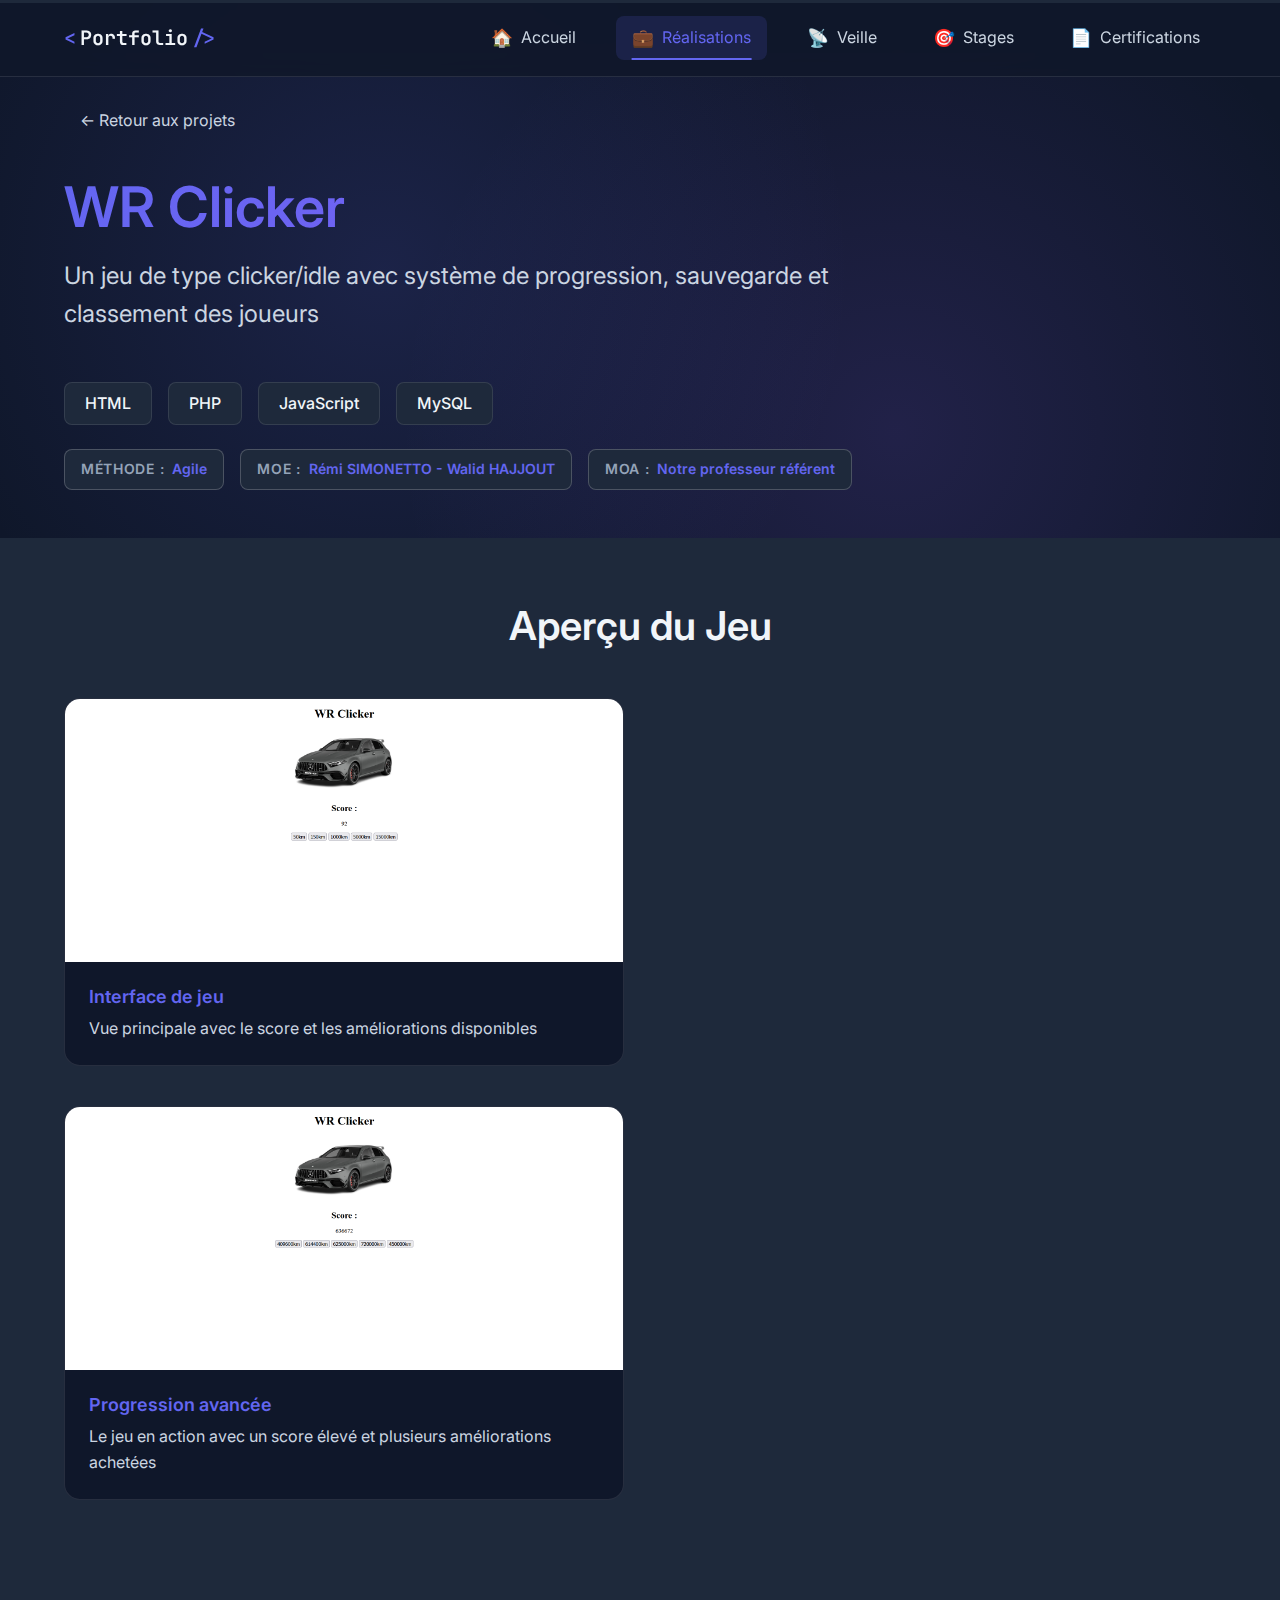
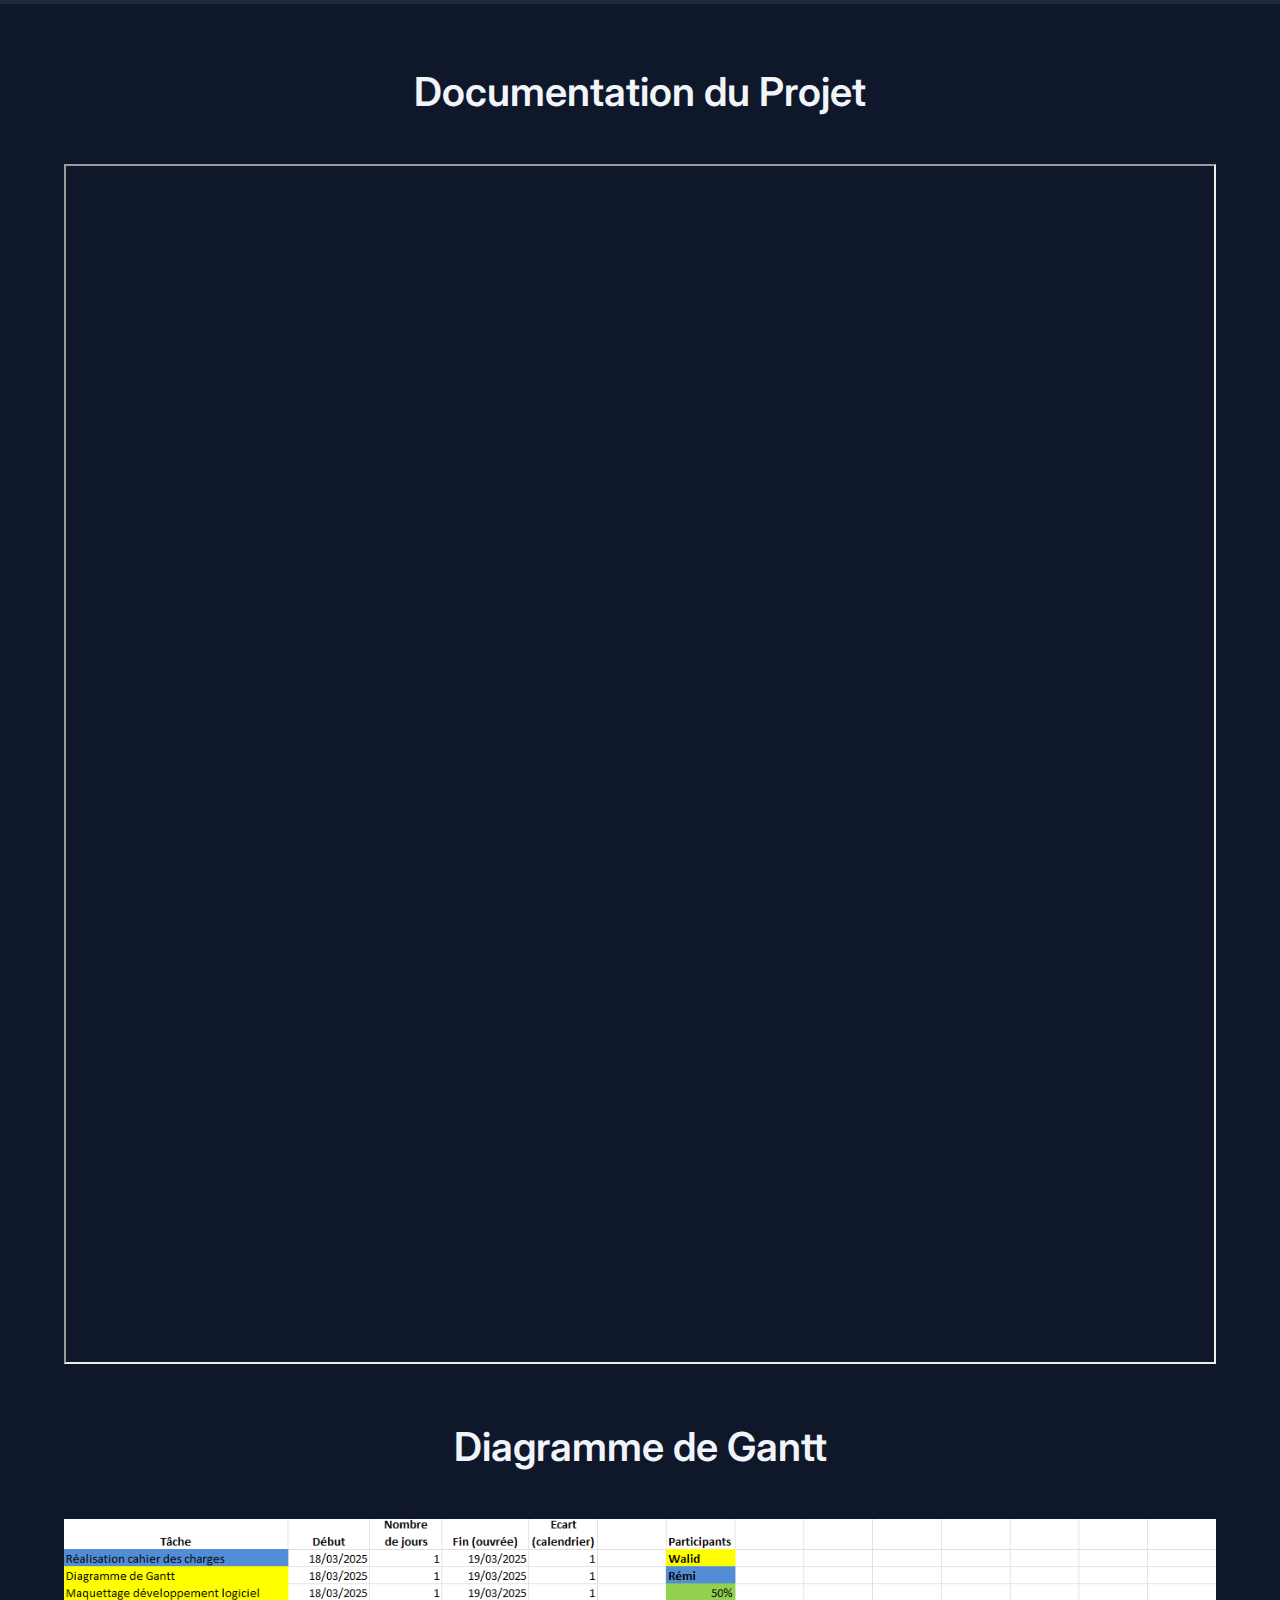
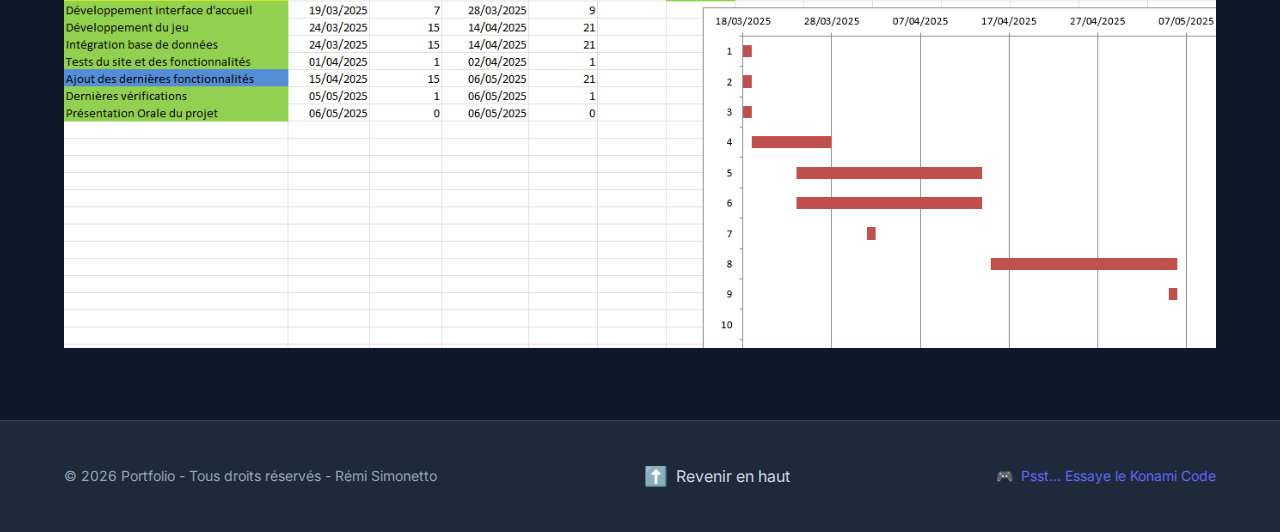
<file: projet-wr-clicker.html>
<!DOCTYPE html>
<html lang="fr">
<head>
    <meta charset="UTF-8">
    <meta name="viewport" content="width=device-width, initial-scale=1.0">
    <title>WR Clicker - Portfolio</title>
    <link rel="stylesheet" href="style.css">
    <link rel="preconnect" href="https://fonts.googleapis.com">
    <link rel="preconnect" href="https://fonts.gstatic.com" crossorigin>
    <link href="https://fonts.googleapis.com/css2?family=Inter:wght@300;400;500;600;700&family=JetBrains+Mono:wght@400;500;600&display=swap" rel="stylesheet">
</head>
<body>
    <!-- Progress Bar -->
    <div class="progress-indicator">
        <div class="progress-fill" id="reading-progress"></div>
    </div>

    <!-- Navigation -->
    <nav class="main-nav">
        <div class="nav-container">
            <a href="index.html" class="logo">
                <span class="logo-bracket">&lt;</span>
                <span class="logo-text">Portfolio</span>
                <span class="logo-bracket">/&gt;</span>
            </a>
            
            <div class="nav-menu" id="nav-menu">
                <a href="index.html" class="nav-link">
                    <span class="nav-icon">🏠</span>
                    <span>Accueil</span>
                </a>
                <a href="realisations.html" class="nav-link active">
                    <span class="nav-icon">💼</span>
                    <span>Réalisations</span>
                </a>
                <a href="veille.html" class="nav-link">
                    <span class="nav-icon">📡</span>
                    <span>Veille</span>
                </a>
                <a href="stages.html" class="nav-link">
                    <span class="nav-icon">🎯</span>
                    <span>Stages</span>
                </a>
                <a href="certifications.html" class="nav-link">
                    <span class="nav-icon">📄</span>
                    <span>Certifications</span>
                </a>
            </div>

            <button class="nav-toggle" id="nav-toggle">
                <span></span>
                <span></span>
                <span></span>
            </button>
        </div>
    </nav>

    <!-- Page Header du Projet -->
    <section class="project-hero" id="top">
        <div class="container">
            <a href="realisations.html" class="back-link">
                ← Retour aux projets
            </a>
            
            <div class="project-hero-content">
                <div class="project-hero-text">
                    <h1 class="project-hero-title">WR Clicker</h1>
                    <p class="project-hero-subtitle">
                        Un jeu de type clicker/idle avec système de progression, sauvegarde et classement des joueurs
                    </p>

                    <div class="tech-stack-hero">
                        <span class="tech-badge-hero">HTML</span>
                        <span class="tech-badge-hero">PHP</span>
                        <span class="tech-badge-hero">JavaScript</span>
                        <span class="tech-badge-hero">MySQL</span>
                    </div>
                    <div class="project-methodology">
                        <div class="methodology-badge">
                            <span class="badge-label">Méthode :</span>
                            <span class="badge-value">Agile</span>
                        </div>
                        
                        <div class="methodology-badge">
                            <span class="badge-label">MOE :</span>
                            <span class="badge-value">Rémi SIMONETTO - Walid HAJJOUT</span>
                        </div>
                        
                        <div class="methodology-badge">
                            <span class="badge-label">MOA :</span>
                            <span class="badge-value">Notre professeur référent</span>
                        </div>
                    </div>
                </div>
            </div>
        </div>
    </section>

    <!-- Screenshots Section -->
    <section class="section screenshots-section">
        <div class="container">
            <h2 class="section-title">
                Aperçu du Jeu
            </h2>
            <div class="screenshots-grid">
                <div class="screenshot-item large">
                    <img src="images/wrclicker1.png" alt="WR Clicker - Interface principale" />
                    <div class="screenshot-caption">
                        <h4>Interface de jeu</h4>
                        <p>Vue principale avec le score et les améliorations disponibles</p>
                    </div>
                </div>
                
                <div class="screenshot-item large">
                    <img src="images/wrclicker2.png" alt="WR Clicker - Progression avancée" />
                    <div class="screenshot-caption">
                        <h4>Progression avancée</h4>
                        <p>Le jeu en action avec un score élevé et plusieurs améliorations achetées</p>
                    </div>
                </div>
            </div>
        </div>
    </section>

    <!-- Documentation du Projet -->
    <section class="section project-overview">
        <div class="container">
            <h2 class="section-title">
                Documentation du Projet
            </h2>
            <iframe src="docs/Cahier_des_charges_WR_CLICKER.pdf" width="100%" height="1200px"></iframe>
            <br>
            <br>
            <br>
            <h2 class="section-title">
                Diagramme de Gantt
            </h2>
            <img src="images/diagramme_de_gantt_WR-CLICKER.png" width="100%" height="100%">
        </div>
    </section>


    <!-- Footer -->
    <footer class="footer">
        <div class="container">
            <div class="footer-content">
                <p>&copy; 2026 Portfolio - Tous droits réservés - Rémi Simonetto</p>
                <a href="#top" class="back-to-top">
                    <span class="back-to-top-icon">⬆️</span>
                    Revenir en haut
                </a>
                <p class="easter-egg-hint">
                    <span class="hint-icon">🎮</span>
                    Psst... Essaye le Konami Code
                </p>
            </div>
        </div>
    </footer>

    <script src="script.js"></script>
</body>
</html>
</file>
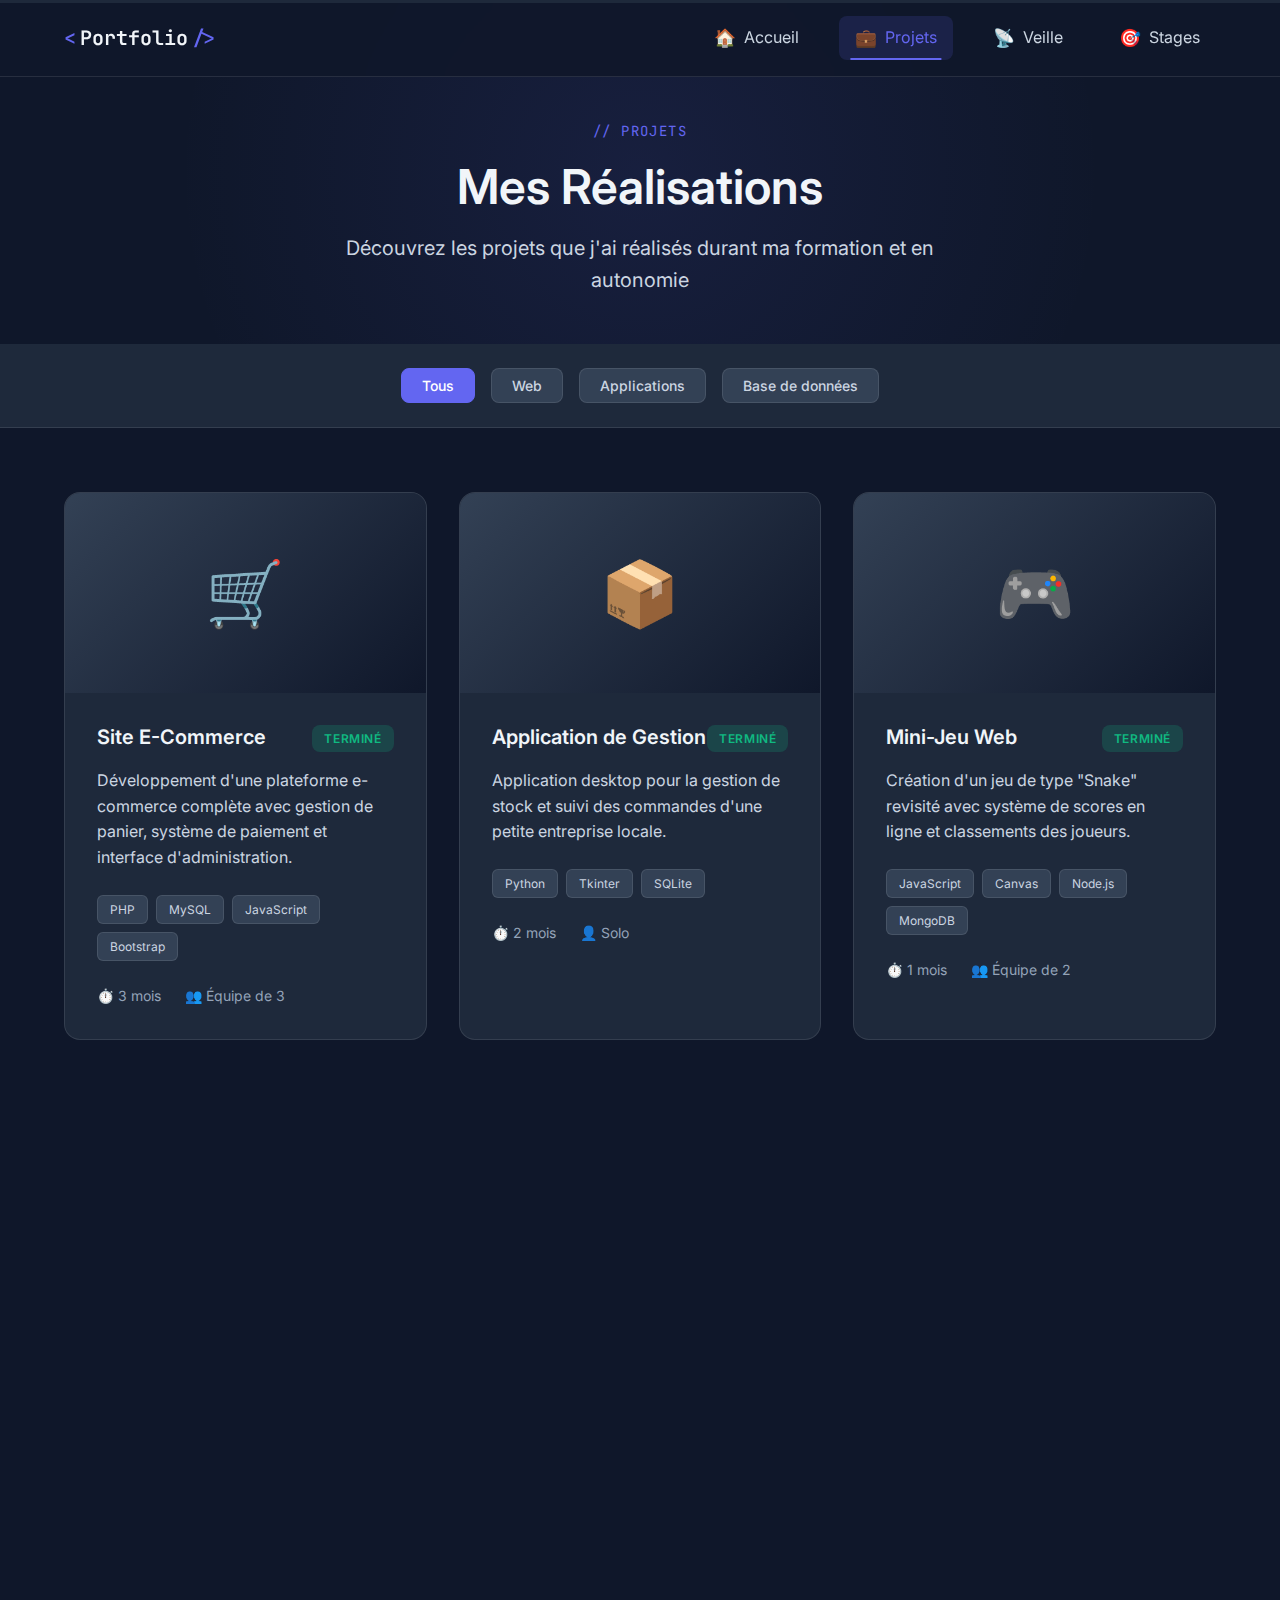
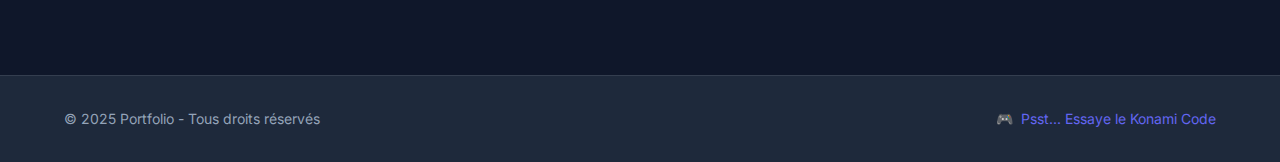
<file: projets.html>
<!DOCTYPE html>
<html lang="fr">
<head>
    <meta charset="UTF-8">
    <meta name="viewport" content="width=device-width, initial-scale=1.0">
    <title>Projets - Portfolio</title>
    <link rel="stylesheet" href="style.css">
    <link rel="preconnect" href="https://fonts.googleapis.com">
    <link rel="preconnect" href="https://fonts.gstatic.com" crossorigin>
    <link href="https://fonts.googleapis.com/css2?family=Inter:wght@300;400;500;600;700&family=JetBrains+Mono:wght@400;500;600&display=swap" rel="stylesheet">
</head>
<body>
    <!-- Easter Egg -->
    <div id="konami-easter-egg" class="hidden">
        <div class="achievement-notification">
            <div class="achievement-icon">🎮</div>
            <div class="achievement-content">
                <h3>Achievement Unlocked!</h3>
                <p>Konami Code Master</p>
                <div class="achievement-xp">+100 XP</div>
            </div>
        </div>
    </div>

    <!-- Progress Bar -->
    <div class="progress-indicator">
        <div class="progress-fill" id="reading-progress"></div>
    </div>

    <!-- Navigation -->
    <nav class="main-nav">
        <div class="nav-container">
            <a href="index.html" class="logo">
                <span class="logo-bracket">&lt;</span>
                <span class="logo-text">Portfolio</span>
                <span class="logo-bracket">/&gt;</span>
            </a>
            
            <div class="nav-menu" id="nav-menu">
                <a href="index.html" class="nav-link">
                    <span class="nav-icon">🏠</span>
                    <span>Accueil</span>
                </a>
                <a href="projets.html" class="nav-link active">
                    <span class="nav-icon">💼</span>
                    <span>Projets</span>
                </a>
                <a href="veille.html" class="nav-link">
                    <span class="nav-icon">📡</span>
                    <span>Veille</span>
                </a>
                <a href="stages.html" class="nav-link">
                    <span class="nav-icon">🎯</span>
                    <span>Stages</span>
                </a>
            </div>

            <button class="nav-toggle" id="nav-toggle">
                <span></span>
                <span></span>
                <span></span>
            </button>
        </div>
    </nav>

    <!-- Page Header -->
    <section class="page-header">
        <div class="container">
            <span class="section-tag">// Projets</span>
            <h1 class="page-title">Mes Réalisations</h1>
            <p class="page-description">
                Découvrez les projets que j'ai réalisés durant ma formation et en autonomie
            </p>
        </div>
    </section>

    <!-- Filters -->
    <section class="filters-section">
        <div class="container">
            <div class="filters">
                <button class="filter-btn active" data-filter="all">Tous</button>
                <button class="filter-btn" data-filter="web">Web</button>
                <button class="filter-btn" data-filter="app">Applications</button>
                <button class="filter-btn" data-filter="bdd">Base de données</button>
            </div>
        </div>
    </section>

    <!-- Projects Grid -->
    <section class="section projects-section">
        <div class="container">
            <div class="projects-grid">
                
                <!-- Projet 1 -->
                <article class="project-card" data-category="web">
                    <div class="project-image">
                        <div class="project-placeholder">
                            <span class="project-icon">🛒</span>
                        </div>
                        <div class="project-overlay">
                            <span class="view-project">Voir le projet →</span>
                        </div>
                    </div>
                    <div class="project-content">
                        <div class="project-header">
                            <h3 class="project-title">Site E-Commerce</h3>
                            <span class="project-status completed">Terminé</span>
                        </div>
                        <p class="project-description">
                            Développement d'une plateforme e-commerce complète avec gestion de panier, 
                            système de paiement et interface d'administration.
                        </p>
                        <div class="project-tech">
                            <span class="tech-badge">PHP</span>
                            <span class="tech-badge">MySQL</span>
                            <span class="tech-badge">JavaScript</span>
                            <span class="tech-badge">Bootstrap</span>
                        </div>
                        <div class="project-meta">
                            <span>⏱️ 3 mois</span>
                            <span>👥 Équipe de 3</span>
                        </div>
                    </div>
                </article>

                <!-- Projet 2 -->
                <article class="project-card" data-category="app">
                    <div class="project-image">
                        <div class="project-placeholder">
                            <span class="project-icon">📦</span>
                        </div>
                        <div class="project-overlay">
                            <span class="view-project">Voir le projet →</span>
                        </div>
                    </div>
                    <div class="project-content">
                        <div class="project-header">
                            <h3 class="project-title">Application de Gestion</h3>
                            <span class="project-status completed">Terminé</span>
                        </div>
                        <p class="project-description">
                            Application desktop pour la gestion de stock et suivi des commandes 
                            d'une petite entreprise locale.
                        </p>
                        <div class="project-tech">
                            <span class="tech-badge">Python</span>
                            <span class="tech-badge">Tkinter</span>
                            <span class="tech-badge">SQLite</span>
                        </div>
                        <div class="project-meta">
                            <span>⏱️ 2 mois</span>
                            <span>👤 Solo</span>
                        </div>
                    </div>
                </article>

                <!-- Projet 3 -->
                <article class="project-card" data-category="web">
                    <div class="project-image">
                        <div class="project-placeholder">
                            <span class="project-icon">🎮</span>
                        </div>
                        <div class="project-overlay">
                            <span class="view-project">Voir le projet →</span>
                        </div>
                    </div>
                    <div class="project-content">
                        <div class="project-header">
                            <h3 class="project-title">Mini-Jeu Web</h3>
                            <span class="project-status completed">Terminé</span>
                        </div>
                        <p class="project-description">
                            Création d'un jeu de type "Snake" revisité avec système de scores 
                            en ligne et classements des joueurs.
                        </p>
                        <div class="project-tech">
                            <span class="tech-badge">JavaScript</span>
                            <span class="tech-badge">Canvas</span>
                            <span class="tech-badge">Node.js</span>
                            <span class="tech-badge">MongoDB</span>
                        </div>
                        <div class="project-meta">
                            <span>⏱️ 1 mois</span>
                            <span>👥 Équipe de 2</span>
                        </div>
                    </div>
                </article>

                <!-- Projet 4 -->
                <article class="project-card" data-category="bdd">
                    <div class="project-image">
                        <div class="project-placeholder">
                            <span class="project-icon">📚</span>
                        </div>
                        <div class="project-overlay">
                            <span class="view-project">Voir le projet →</span>
                        </div>
                    </div>
                    <div class="project-content">
                        <div class="project-header">
                            <h3 class="project-title">Système de Base de Données</h3>
                            <span class="project-status completed">Terminé</span>
                        </div>
                        <p class="project-description">
                            Conception et implémentation d'une base de données relationnelle 
                            pour la gestion d'une médiathèque municipale.
                        </p>
                        <div class="project-tech">
                            <span class="tech-badge">SQL</span>
                            <span class="tech-badge">PostgreSQL</span>
                            <span class="tech-badge">UML</span>
                        </div>
                        <div class="project-meta">
                            <span>⏱️ 6 semaines</span>
                            <span>👥 Équipe de 4</span>
                        </div>
                    </div>
                </article>

                <!-- Projet 5 - En cours -->
                <article class="project-card" data-category="web">
                    <div class="project-image">
                        <div class="project-placeholder">
                            <span class="project-icon">⚡</span>
                        </div>
                        <div class="project-overlay">
                            <span class="view-project">En développement...</span>
                        </div>
                    </div>
                    <div class="project-content">
                        <div class="project-header">
                            <h3 class="project-title">API REST</h3>
                            <span class="project-status inprogress">En cours</span>
                        </div>
                        <p class="project-description">
                            Développement d'une API REST pour une application mobile de gestion 
                            de tâches avec authentification JWT.
                        </p>
                        <div class="project-tech">
                            <span class="tech-badge">Node.js</span>
                            <span class="tech-badge">Express</span>
                            <span class="tech-badge">JWT</span>
                            <span class="tech-badge">MongoDB</span>
                        </div>
                        <div class="project-progress">
                            <div class="progress-label">
                                <span>Progression</span>
                                <span>65%</span>
                            </div>
                            <div class="progress-bar-wrapper">
                                <div class="progress-bar-fill" style="width: 65%"></div>
                            </div>
                        </div>
                    </div>
                </article>

                <!-- Projet 6 - À venir -->
                <article class="project-card upcoming" data-category="app">
                    <div class="project-image">
                        <div class="project-placeholder locked">
                            <span class="project-icon">🔒</span>
                        </div>
                    </div>
                    <div class="project-content">
                        <div class="project-header">
                            <h3 class="project-title">Projet mystère</h3>
                            <span class="project-status upcoming">À venir</span>
                        </div>
                        <p class="project-description">
                            Un nouveau projet passionnant sera bientôt disponible. 
                            Restez connecté pour découvrir ce nouveau challenge !
                        </p>
                        <div class="unlock-message">
                            <span>🎮 Déblocage prochain</span>
                        </div>
                    </div>
                </article>

            </div>
        </div>
    </section>

    <!-- Footer -->
    <footer class="footer">
        <div class="container">
            <div class="footer-content">
                <p>&copy; 2025 Portfolio - Tous droits réservés</p>
                <p class="easter-egg-hint">
                    <span class="hint-icon">🎮</span>
                    Psst... Essaye le Konami Code
                </p>
            </div>
        </div>
    </footer>

    <script src="script.js"></script>
</body>
</html>
</file>
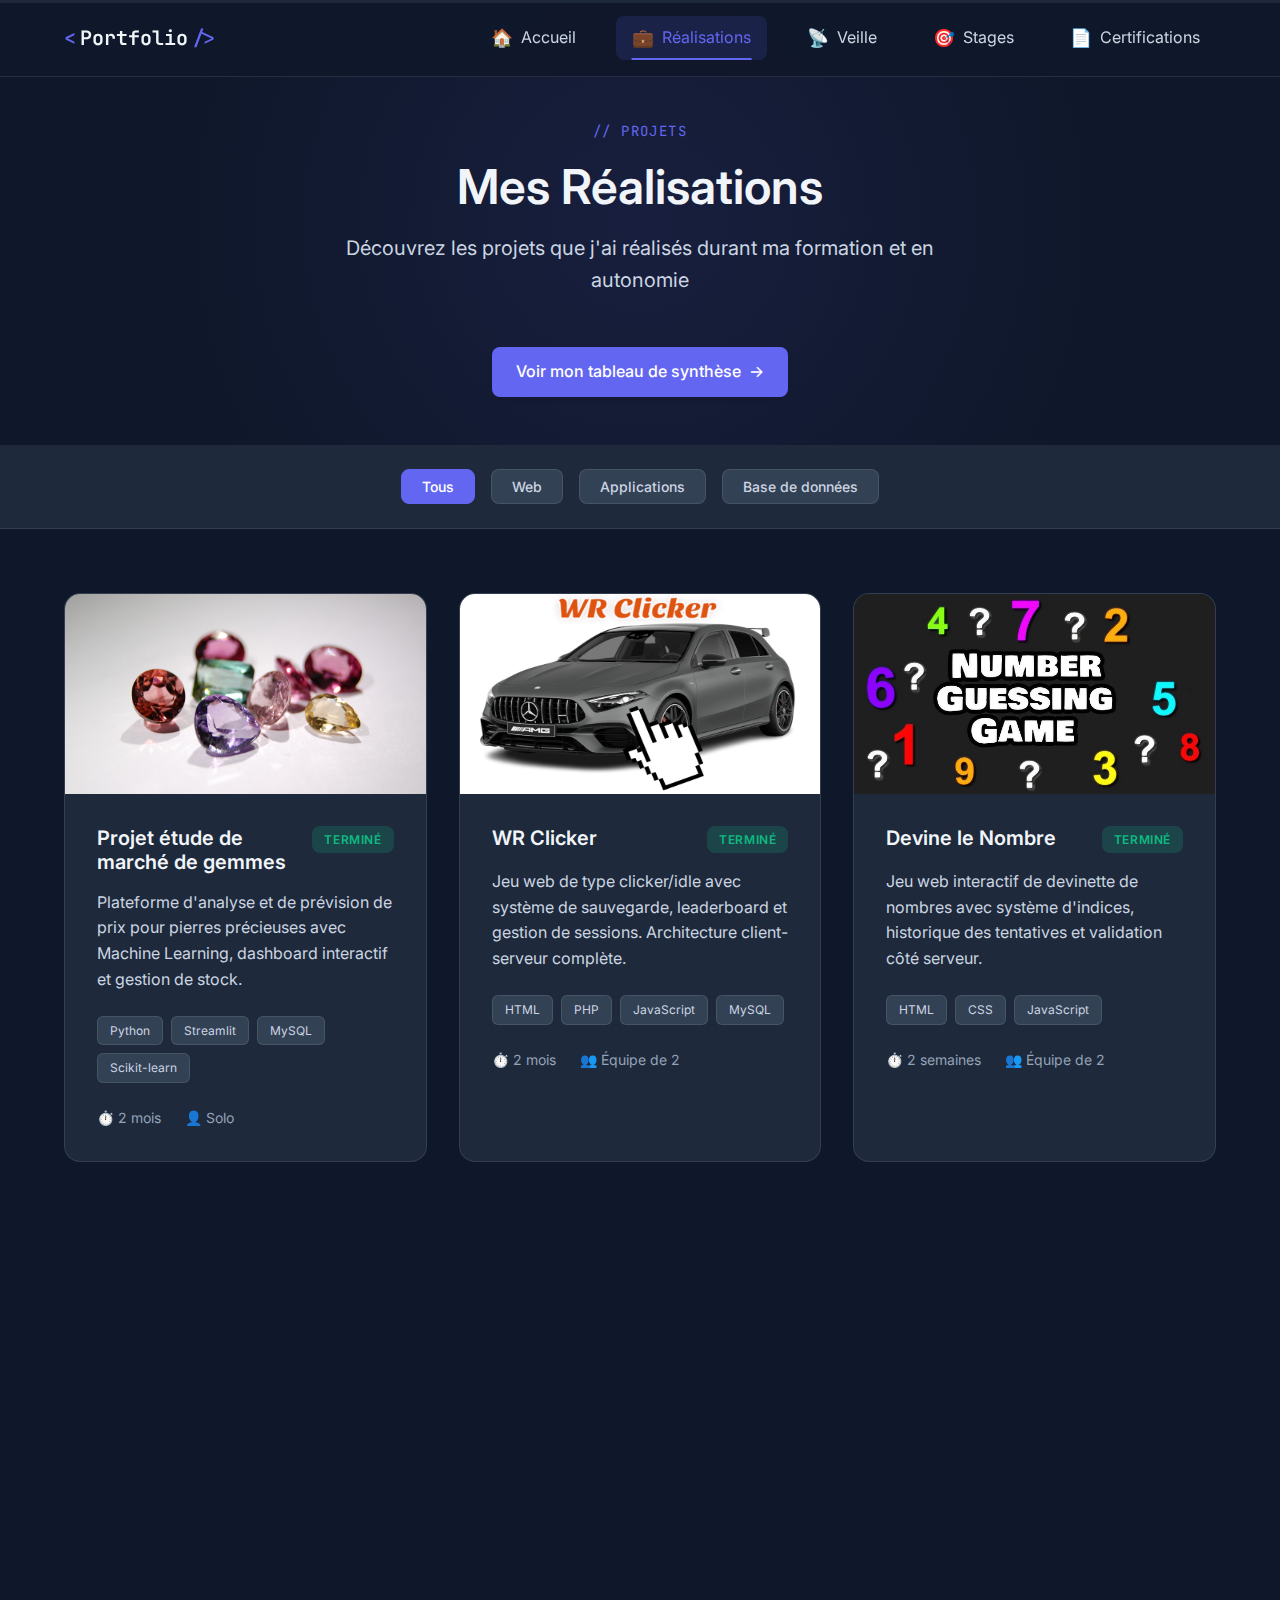
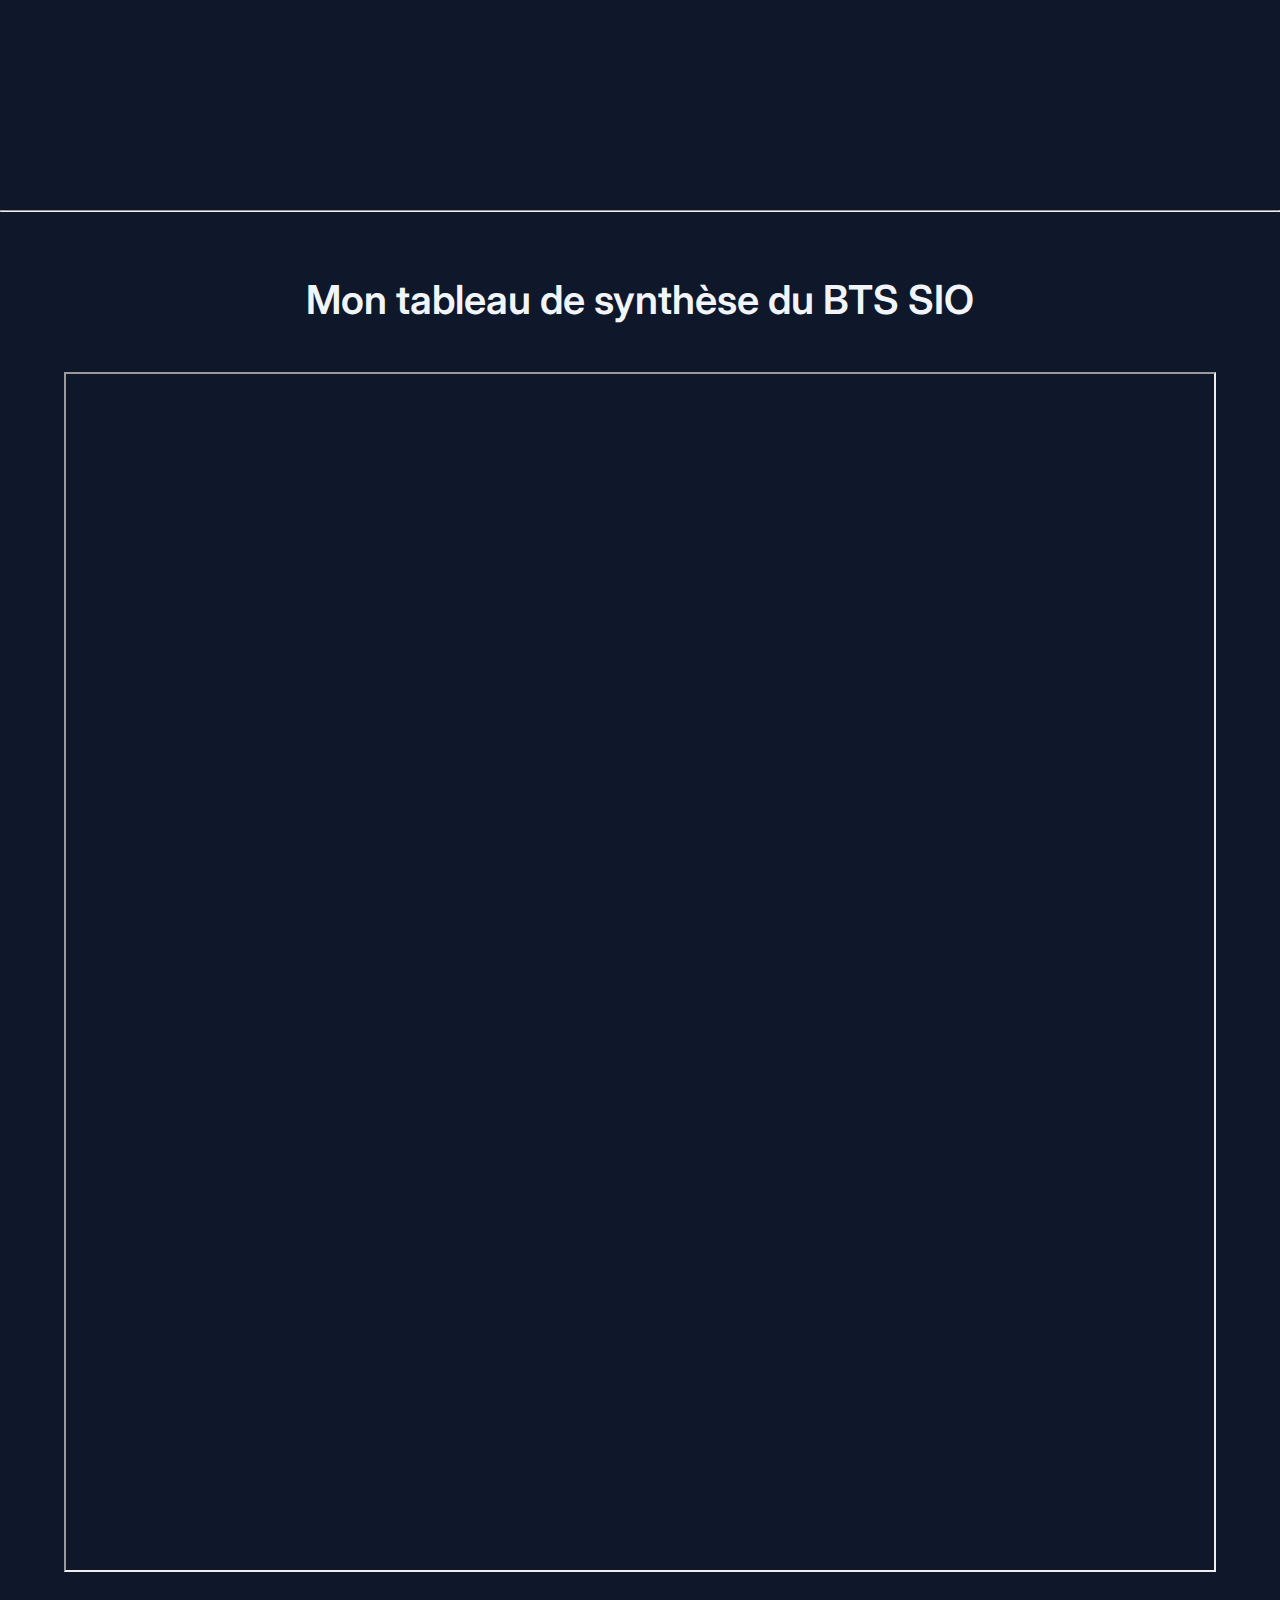
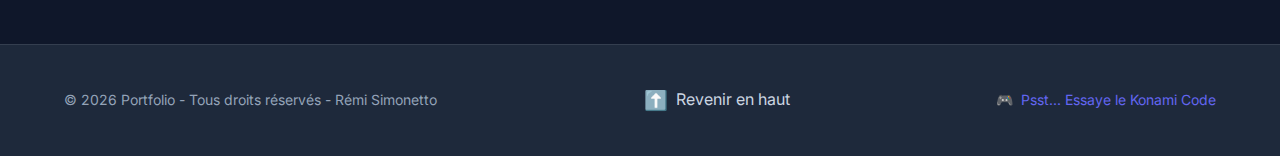
<file: realisations.html>
<!DOCTYPE html>
<html lang="fr">
<head>
    <meta charset="UTF-8">
    <meta name="viewport" content="width=device-width, initial-scale=1.0">
    <title>Projets - Portfolio</title>
    <link rel="stylesheet" href="style.css">
    <link rel="preconnect" href="https://fonts.googleapis.com">
    <link rel="preconnect" href="https://fonts.gstatic.com" crossorigin>
    <link href="https://fonts.googleapis.com/css2?family=Inter:wght@300;400;500;600;700&family=JetBrains+Mono:wght@400;500;600&display=swap" rel="stylesheet">
</head>
<body>
    <!-- Easter Egg -->
    <div id="konami-easter-egg" class="hidden">
        <div class="achievement-notification">
            <div class="achievement-icon">🎮</div>
            <div class="achievement-content">
                <h3>Achievement Unlocked!</h3>
                <p>Konami Code Master</p>
                <div class="achievement-xp">+100 XP</div>
            </div>
        </div>
    </div>

    <!-- Progress Bar -->
    <div class="progress-indicator">
        <div class="progress-fill" id="reading-progress"></div>
    </div>

    <!-- Navigation -->
    <nav class="main-nav">
        <div class="nav-container">
            <a href="index.html" class="logo">
                <span class="logo-bracket">&lt;</span>
                <span class="logo-text">Portfolio</span>
                <span class="logo-bracket">/&gt;</span>
            </a>
            
            <div class="nav-menu" id="nav-menu">
                <a href="index.html" class="nav-link">
                    <span class="nav-icon">🏠</span>
                    <span>Accueil</span>
                </a>
                <a href="realisations.html" class="nav-link active">
                    <span class="nav-icon">💼</span>
                    <span>Réalisations</span>
                </a>
                <a href="veille.html" class="nav-link">
                    <span class="nav-icon">📡</span>
                    <span>Veille</span>
                </a>
                <a href="stages.html" class="nav-link">
                    <span class="nav-icon">🎯</span>
                    <span>Stages</span>
                </a>
                <a href="certifications.html" class="nav-link">
                    <span class="nav-icon">📄</span>
                    <span>Certifications</span>
                </a>
            </div>

            <button class="nav-toggle" id="nav-toggle">
                <span></span>
                <span></span>
                <span></span>
            </button>
        </div>
    </nav>

    <!-- Page Header -->
    <section class="page-header" id="top">
        <div class="container">
            <span class="section-tag">// Projets</span>
            <h1 class="page-title">Mes Réalisations</h1>
            <p class="page-description">
                Découvrez les projets que j'ai réalisés durant ma formation et en autonomie
            </p>
            <br><br>
            <a href="#synthese" class="btn btn-primary">
                Voir mon tableau de synthèse
                <span class="btn-arrow">→</span>
            </a>
        </div>
    </section>

    <!-- Filters -->
    <section class="filters-section">
        <div class="container">
            <div class="filters">
                <button class="filter-btn active" data-filter="all">Tous</button>
                <button class="filter-btn" data-filter="web">Web</button>
                <button class="filter-btn" data-filter="app">Applications</button>
                <button class="filter-btn" data-filter="bdd">Base de données</button>
            </div>
        </div>
    </section>

    <!-- Projects Grid -->
    <section class="section projects-section">
        <div class="container">
            <div class="projects-grid">
                
                <!-- Projet 1 - Projet étude gemmes -->
                <article class="project-card" data-category="app" onclick="window.location.href='projet-gemstone.html'">
                    <div class="project-image">
                        <img src="images/gemmes.jpg" height="100%" width="100%">
                        <div class="project-overlay">
                            <span class="view-project">Voir le projet →</span>
                        </div>
                    </div>
                    <div class="project-content">
                        <div class="project-header">
                            <h3 class="project-title">Projet étude de marché de gemmes</h3>
                            <span class="project-status completed">Terminé</span>
                        </div>
                        <p class="project-description">
                            Plateforme d'analyse et de prévision de prix pour pierres précieuses avec 
                            Machine Learning, dashboard interactif et gestion de stock.
                        </p>
                        <div class="project-tech">
                            <span class="tech-badge">Python</span>
                            <span class="tech-badge">Streamlit</span>
                            <span class="tech-badge">MySQL</span>
                            <span class="tech-badge">Scikit-learn</span>
                        </div>
                        <div class="project-meta">
                            <span>⏱️ 2 mois</span>
                            <span>👤 Solo</span>
                        </div>
                    </div>
                </article>

                <!-- Projet 2 - WR Clicker -->
                <article class="project-card" data-category="web" onclick="window.location.href='projet-wr-clicker.html'">
                    <div class="project-image">
                        <img src="images/minia_wrclicker.png" height="100%" width="100%">
                        <div class="project-overlay">
                            <span class="view-project">Voir le projet →</span>
                        </div>
                    </div>
                    <div class="project-content">
                        <div class="project-header">
                            <h3 class="project-title">WR Clicker</h3>
                            <span class="project-status completed">Terminé</span>
                        </div>
                        <p class="project-description">
                            Jeu web de type clicker/idle avec système de sauvegarde, leaderboard et 
                            gestion de sessions. Architecture client-serveur complète.
                        </p>
                        <div class="project-tech">
                            <span class="tech-badge">HTML</span>
                            <span class="tech-badge">PHP</span>
                            <span class="tech-badge">JavaScript</span>
                            <span class="tech-badge">MySQL</span>
                        </div>
                        <div class="project-meta">
                            <span>⏱️ 2 mois</span>
                            <span>👥 Équipe de 2</span>
                        </div>
                    </div>
                </article>

                <!-- Projet 3 - Devine le Nombre -->
                <article class="project-card" data-category="web" onclick="window.location.href='projet-devine-nombre.html'">
                    <div class="project-image">
                        <img src="images/guessthenumber.png" width="100%" height="100%"></img>
                        <div class="project-overlay">
                            <span class="view-project">Voir le projet →</span>
                        </div>
                    </div>
                    <div class="project-content">
                        <div class="project-header">
                            <h3 class="project-title">Devine le Nombre</h3>
                            <span class="project-status completed">Terminé</span>
                        </div>
                        <p class="project-description">
                            Jeu web interactif de devinette de nombres avec système d'indices,
                            historique des tentatives et validation côté serveur.
                        </p>
                        <div class="project-tech">
                            <span class="tech-badge">HTML</span>
                            <span class="tech-badge">CSS</span>
                            <span class="tech-badge">JavaScript</span>
                        </div>
                        <div class="project-meta">
                            <span>⏱️ 2 semaines</span>
                            <span>👥 Équipe de 2</span>
                        </div>
                    </div>
                </article>

                <!-- Projet 4 - À venir -->
                <article class="project-card upcoming" data-category="app">
                    <div class="project-image">
                        <div class="project-placeholder locked">
                            <span class="project-icon">🔒</span>
                        </div>
                    </div>
                    <div class="project-content">
                        <div class="project-header">
                            <h3 class="project-title">Projet en cours - Laravel</h3>
                            <span class="project-status upcoming">En cours</span>
                        </div>
                        <p class="project-description">
                            Site web blog possédant système d'authentification, un CRUD sur les posts, les utilisateurs et
                            les commentaires, le tout codé en PHP à l'aide du framework Laravel.
                        </p>
                        <div class="unlock-message">
                            <span>Déblocage prochain</span>
                        </div>
                    </div>
                </article>

            </div>
        </div>
    </section>

    <hr>

    <section id="synthese" class="section project-overview">
        <div class="container">
            <h2 class="section-title">
                Mon tableau de synthèse du BTS SIO
            </h2>
            <iframe src="docs/tableau_synthese_remi-simonetto.pdf" width="100%" height="1200px"></iframe>
        </div>
    </section>

    <!-- Footer -->
    <footer class="footer">
        <div class="container">
            <div class="footer-content">
                <p>&copy; 2026 Portfolio - Tous droits réservés - Rémi Simonetto</p>
                <a href="#top" class="back-to-top">
                    <span class="back-to-top-icon">⬆️</span>
                    Revenir en haut
                </a>
                <p class="easter-egg-hint">
                    <span class="hint-icon">🎮</span>
                    Psst... Essaye le Konami Code
                </p>
            </div>
        </div>
    </footer>

    <script src="script.js"></script>
</body>
</html>
</file>
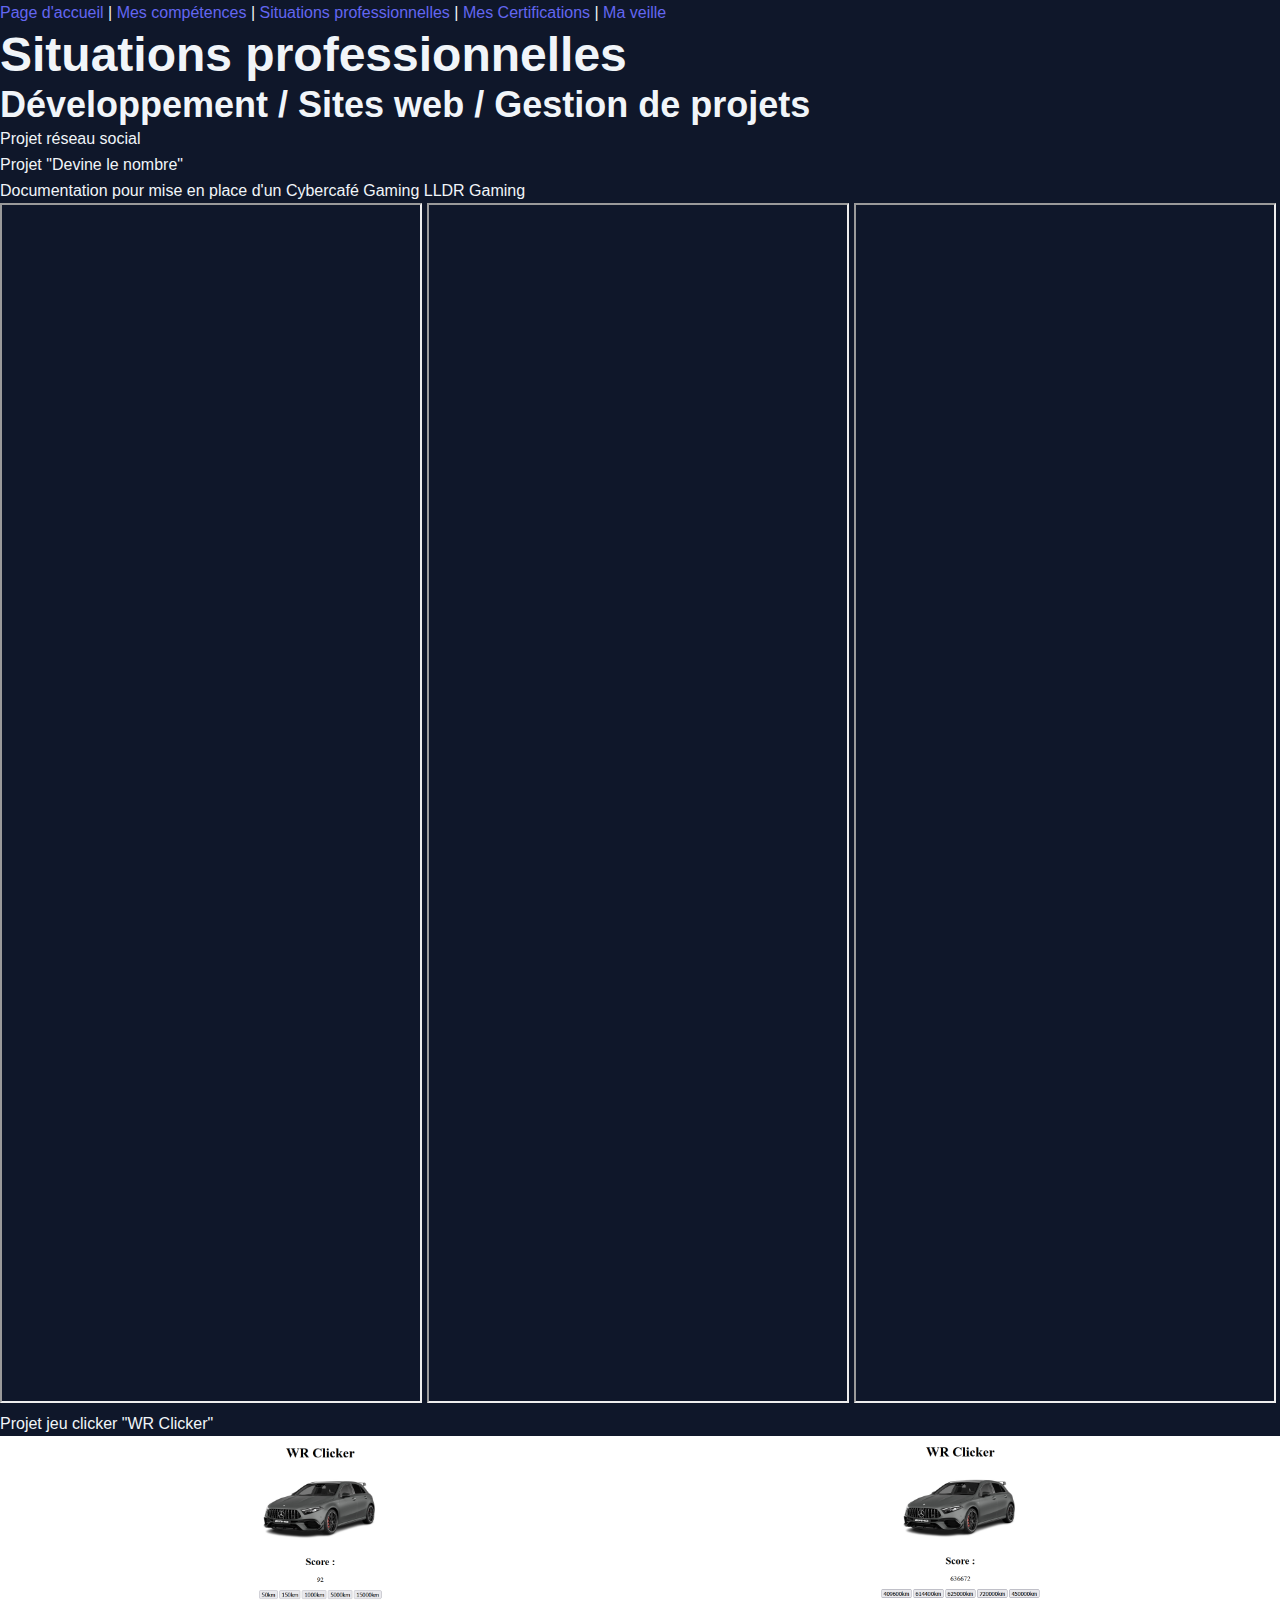
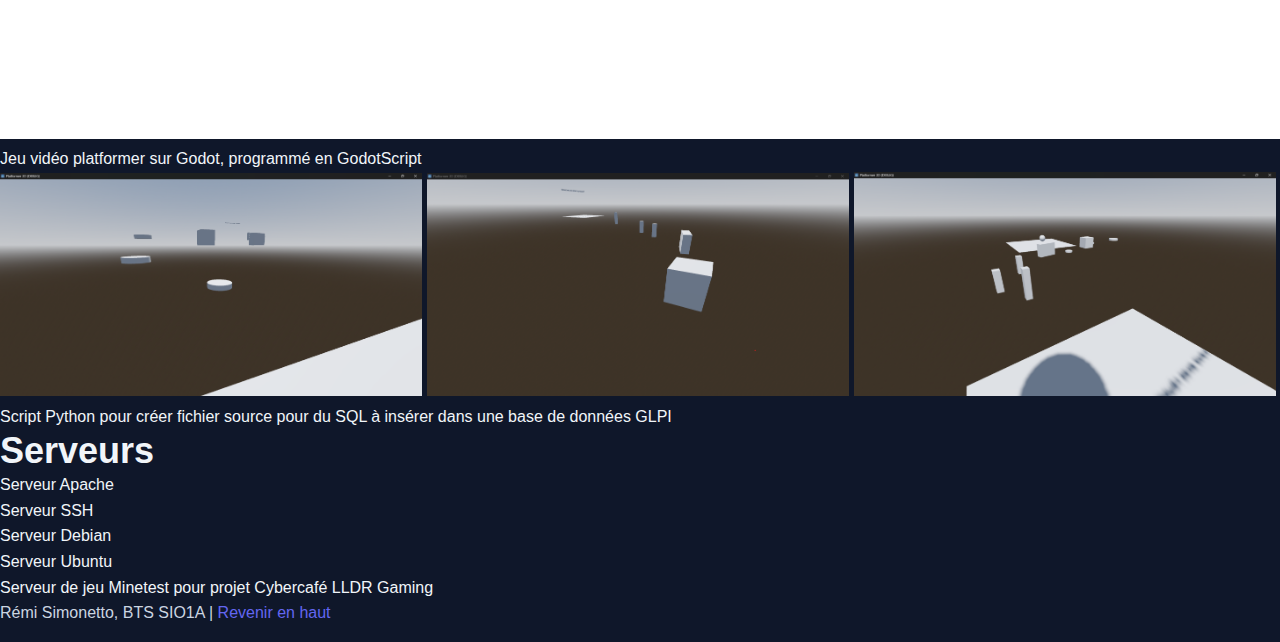
<file: situations.html>
<!DOCTYPE html>
<html lang="fr">
    <head>
        <meta charset="UTF-8">
        <meta name="viewport" content="width=device-width, initial-scale=1.0">
        <title>R. Simonetto - CV & E-Portfolio</title>
        <link rel="stylesheet" href="style.css"> <!-- Lien vers le fichier CSS externe -->
    </head>

    <body>
            <navbar>
                <a href="index.html">Page d'accueil</a> |
                <a href="competences.html">Mes compétences</a> |
                <a href="situations.html">Situations professionnelles</a> |
                <a href="certifs.html">Mes Certifications</a> |
                <a href="veille.html">Ma veille</a>
            </navbar>
            <h1>Situations professionnelles</h1>
            <h2>Développement / Sites web / Gestion de projets</h2>
            <ul>
                <li>Projet réseau social</li>
                <li>Projet "Devine le nombre"</li>
                <li>
                    Documentation pour mise en place d'un Cybercafé Gaming LLDR Gaming<br>
                    <iframe src="cahier_charges_Lyes-Rémi.pdf" width="33%" height="1200" title="Cahier des charges"></iframe>
                    <iframe src="cahier_recette_Lyes-Rémi.pdf" width="33%" height="1200" title="Cahier de recette"></iframe>
                    <iframe src="cahier_test_Lyes-Rémi.pdf" width="33%" height="1200" title="Cahier de tests"></iframe>
                </li>
                <li>
                    Projet jeu clicker "WR Clicker"<br>
                    <img src="wrclicker1.png" width="50%"><img src="wrclicker2.png" width="50%">
                </li>
                <li>
                    Jeu vidéo platformer sur Godot, programmé en GodotScript<br>
                    <img src="godot1.png" width="33%">
                    <img src="godot2.png" width="33%">
                    <img src="godot3.png" width="33%">
                </li>
                <li>Script Python pour créer fichier source pour du SQL à insérer dans une base de données GLPI</li>
            </ul>

            
            <h2>Serveurs</h2>
            <ul>
                <li>Serveur Apache</li>
                <li>Serveur SSH</li>
                <li>Serveur Debian</li>
                <li>Serveur Ubuntu</li>
                <li>Serveur de jeu Minetest pour projet Cybercafé LLDR Gaming</li>
            </ul>
        <footer>
            <p>Rémi Simonetto, BTS SIO1A | <a href="#top">Revenir en haut</a></p>
        </footer>
    </body>
</html>
</file>
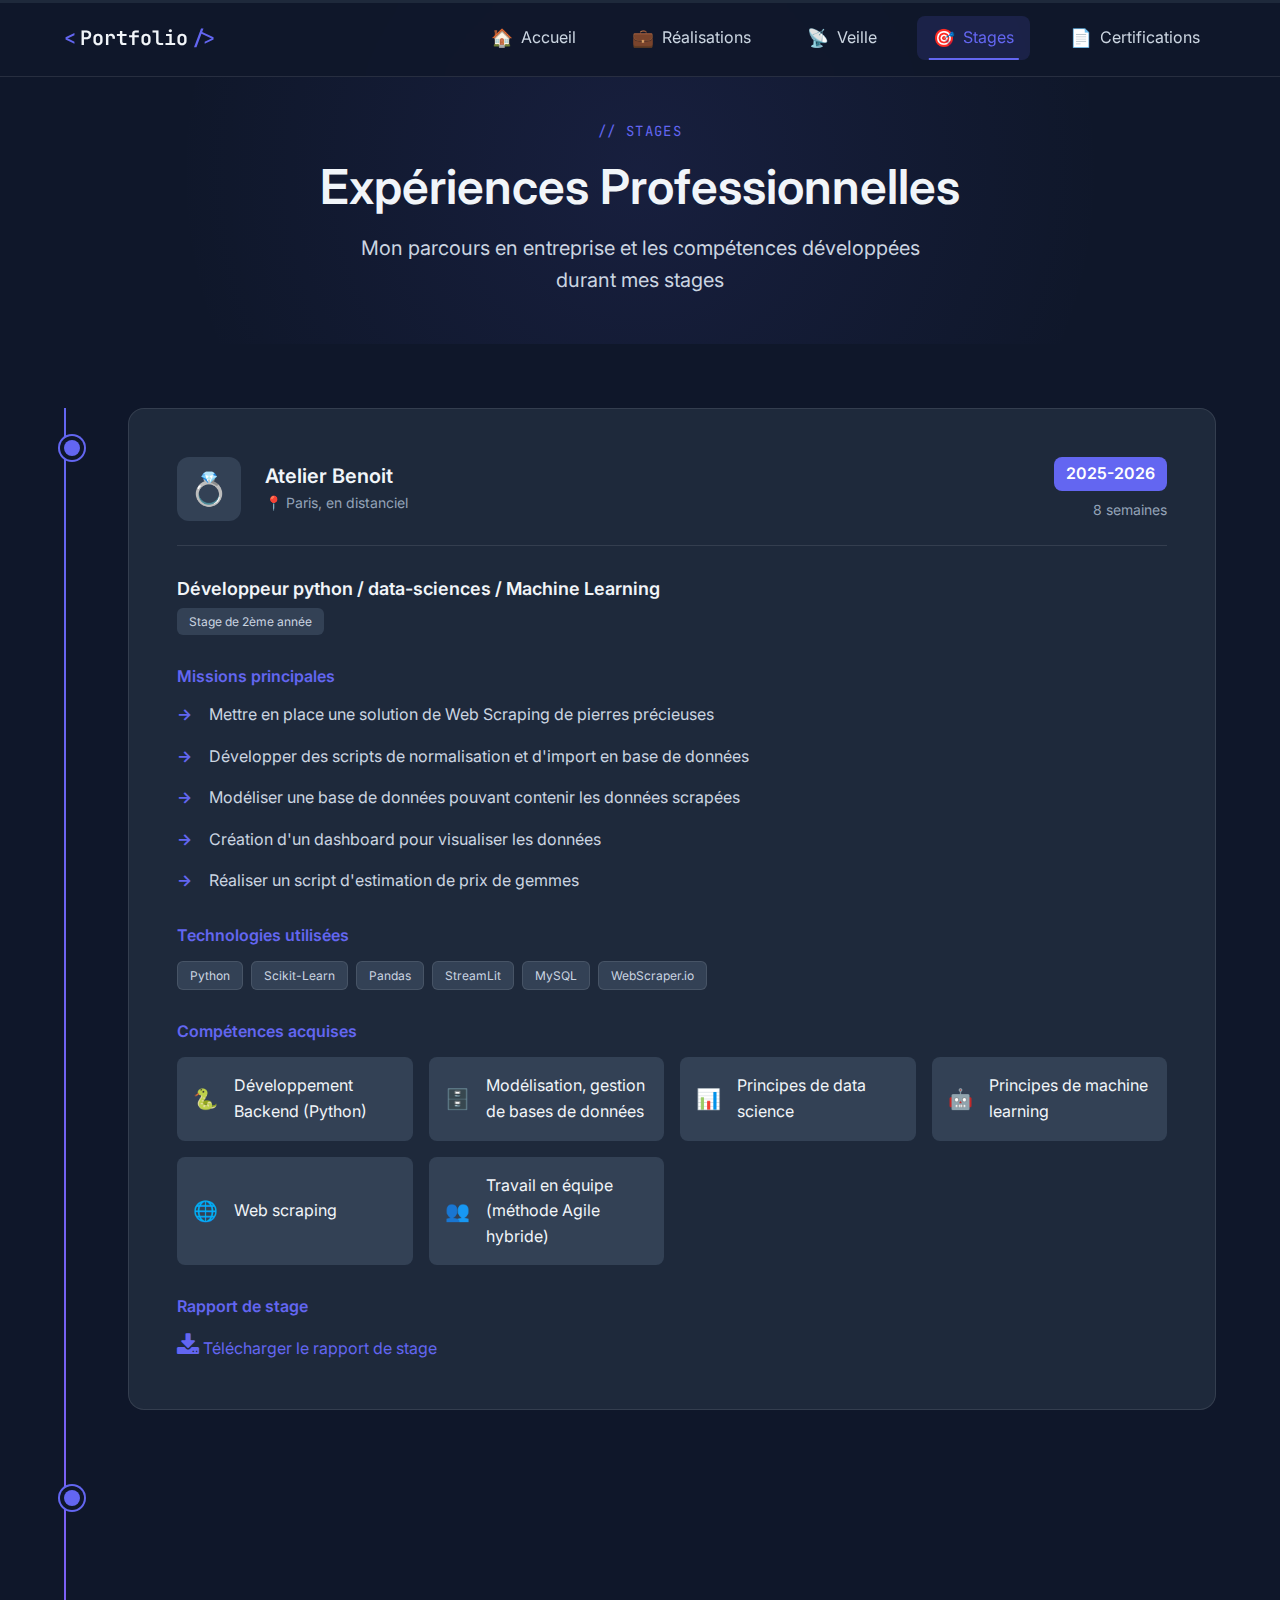
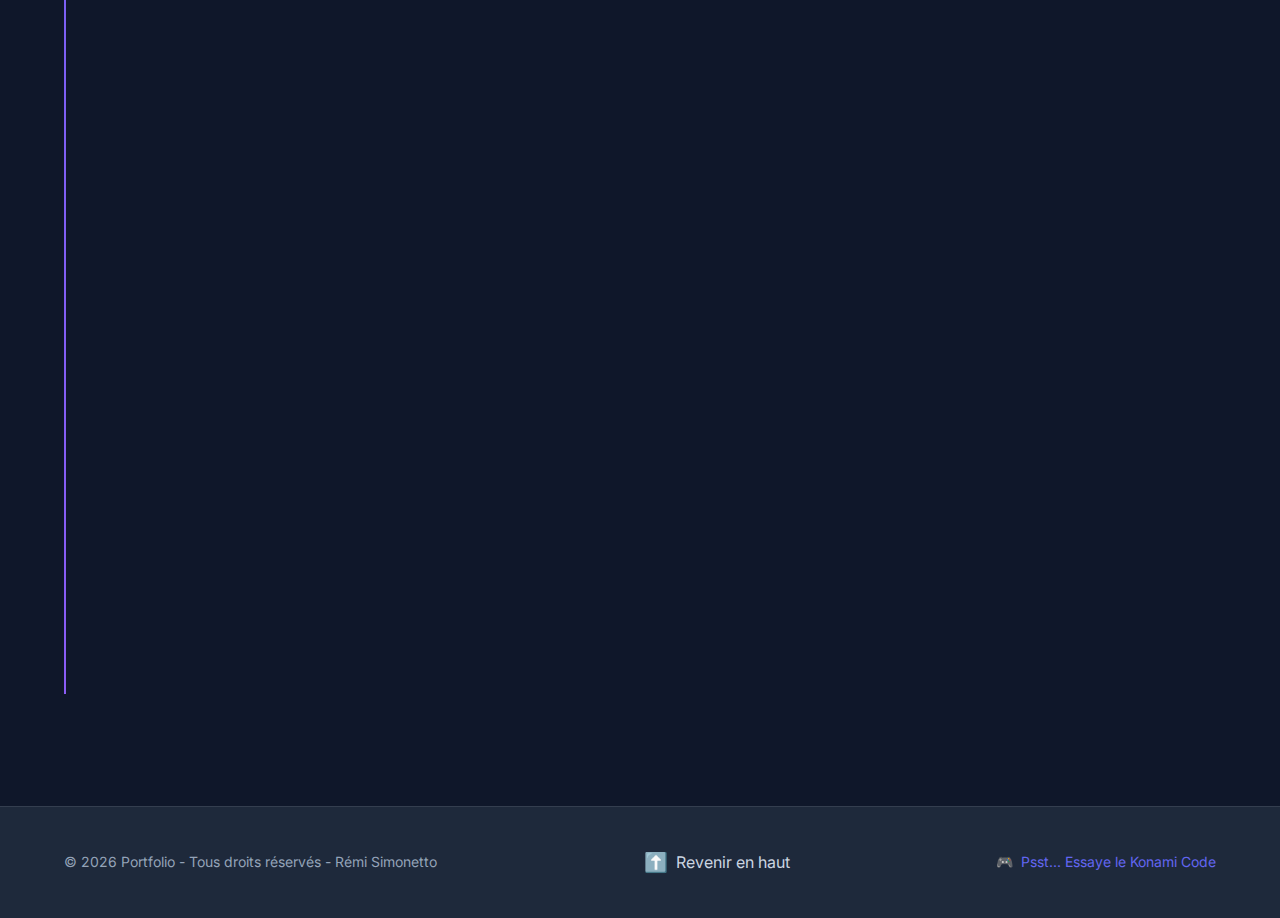
<file: stages.html>
<!DOCTYPE html>
<html lang="fr">
<head>
    <meta charset="UTF-8">
    <meta name="viewport" content="width=device-width, initial-scale=1.0">
    <title>Stages - Portfolio</title>
    <link rel="stylesheet" href="style.css">
    <link rel="preconnect" href="https://fonts.googleapis.com">
    <link rel="preconnect" href="https://fonts.gstatic.com" crossorigin>
    <link href="https://fonts.googleapis.com/css2?family=Inter:wght@300;400;500;600;700&family=JetBrains+Mono:wght@400;500;600&display=swap" rel="stylesheet">
    <link rel="stylesheet" href="https://cdnjs.cloudflare.com/ajax/libs/font-awesome/4.7.0/css/font-awesome.min.css">
</head>
<body>
    <!-- Easter Egg -->
    <div id="konami-easter-egg" class="hidden">
        <div class="achievement-notification">
            <div class="achievement-icon">🎮</div>
            <div class="achievement-content">
                <h3>Achievement Unlocked!</h3>
                <p>Konami Code Master</p>
                <div class="achievement-xp">+100 XP</div>
            </div>
        </div>
    </div>

    <!-- Progress Bar -->
    <div class="progress-indicator">
        <div class="progress-fill" id="reading-progress"></div>
    </div>

    <!-- Navigation -->
    <nav class="main-nav">
        <div class="nav-container">
            <a href="index.html" class="logo">
                <span class="logo-bracket">&lt;</span>
                <span class="logo-text">Portfolio</span>
                <span class="logo-bracket">/&gt;</span>
            </a>
            
            <div class="nav-menu" id="nav-menu">
                <a href="index.html" class="nav-link">
                    <span class="nav-icon">🏠</span>
                    <span>Accueil</span>
                </a>
                <a href="realisations.html" class="nav-link">
                    <span class="nav-icon">💼</span>
                    <span>Réalisations</span>
                </a>
                <a href="veille.html" class="nav-link">
                    <span class="nav-icon">📡</span>
                    <span>Veille</span>
                </a>
                <a href="stages.html" class="nav-link active">
                    <span class="nav-icon">🎯</span>
                    <span>Stages</span>
                </a>
                <a href="certifications.html" class="nav-link">
                    <span class="nav-icon">📄</span>
                    <span>Certifications</span>
                </a>
            </div>

            <button class="nav-toggle" id="nav-toggle">
                <span></span>
                <span></span>
                <span></span>
            </button>
        </div>
    </nav>

    <!-- Page Header -->
    <section class="page-header" id="top">
        <div class="container">
            <span class="section-tag">// Stages</span>
            <h1 class="page-title">Expériences Professionnelles</h1>
            <p class="page-description">
                Mon parcours en entreprise et les compétences développées durant mes stages
            </p>
        </div>
    </section>

    <!-- Timeline Section -->
    <section class="section timeline-section">
        <div class="container">
            <div class="timeline">
                
                <!-- Stage 2 -->
                <div class="timeline-item">
                    <div class="timeline-marker"></div>
                    <div class="timeline-content">
                        <div class="stage-card">
                            <div class="stage-header">
                                <div class="stage-company">
                                    <div class="company-logo">💍</div>
                                    <div class="company-info">
                                        <h3>Atelier Benoit</h3>
                                        <p>📍 Paris, en distanciel</p>
                                    </div>
                                </div>
                                <div class="stage-period">
                                    <span class="period-year">2025-2026</span>
                                    <span class="period-duration">8 semaines</span>
                                </div>
                            </div>
                            
                            <div class="stage-role">
                                <h4>Développeur python / data-sciences / Machine Learning</h4>
                                <span class="role-type">Stage de 2ème année</span>
                            </div>

                            <div class="stage-body">
                                <div class="stage-section">
                                    <h5>Missions principales</h5>
                                    <ul class="missions-list">
                                        <li>Mettre en place une solution de Web Scraping de pierres précieuses</li>
                                        <li>Développer des scripts de normalisation et d'import en base de données</li>
                                        <li>Modéliser une base de données pouvant contenir les données scrapées</li>
                                        <li>Création d'un dashboard pour visualiser les données</li>
                                        <li>Réaliser un script d'estimation de prix de gemmes</li>
                                    </ul>
                                </div>

                                <div class="stage-section">
                                    <h5>Technologies utilisées</h5>
                                    <div class="tech-tags">
                                        <span class="tech-tag">Python</span>
                                        <span class="tech-tag">Scikit-Learn</span>
                                        <span class="tech-tag">Pandas</span>
                                        <span class="tech-tag">StreamLit</span>
                                        <span class="tech-tag">MySQL</span>
                                        <span class="tech-tag">WebScraper.io</span>
                                    </div>
                                </div>

                                <div class="stage-section">
                                    <h5>Compétences acquises</h5>
                                    <div class="skills-acquired">
                                        <div class="skill-item">
                                            <span class="skill-icon">🐍</span>
                                            <span>Développement Backend (Python)</span>
                                        </div>
                                        <div class="skill-item">
                                            <span class="skill-icon">🗄️</span>
                                            <span>Modélisation, gestion de bases de données</span>
                                        </div>
                                        <div class="skill-item">
                                            <span class="skill-icon">📊</span>
                                            <span>Principes de data science</span>
                                        </div>
                                        <div class="skill-item">
                                            <span class="skill-icon">🤖</span>
                                            <span>Principes de machine learning</span>
                                        </div>
                                        <div class="skill-item">
                                            <span class="skill-icon">🌐</span>
                                            <span>Web scraping</span>
                                        </div>
                                        <div class="skill-item">
                                            <span class="skill-icon">👥</span>
                                            <span>Travail en équipe (méthode Agile hybride)</span>
                                        </div>
                                    </div>
                                </div>

                                <div class="stage-section">
                                    <h5>Rapport de stage</h5>
                                    <a href="docs/rapport_stage2.pdf" target="_blank" download class="btn-download">
                                        <span class="download-icon"><i class="fa fa-download" style="font-size:24px"></i></span>
                                        <span class="download-text">Télécharger le rapport de stage</span>
                                    </a>
                                </div>
                            </div>
                        </div>
                    </div>
                </div>

                <!-- Stage 1 -->
                <div class="timeline-item">
                    <div class="timeline-marker"></div>
                    <div class="timeline-content">
                        <div class="stage-card">
                            <div class="stage-header">
                                <div class="stage-company">
                                    <div class="company-logo">💼</div>
                                    <div class="company-info">
                                        <h3>Lycée polyvalent Élisa Lemonnier</h3>
                                        <p>📍 Paris</p>
                                    </div>
                                </div>
                                <div class="stage-period">
                                    <span class="period-year">2025</span>
                                    <span class="period-duration">8 semaines</span>
                                </div>
                            </div>
                            
                            <div class="stage-role">
                                <h4>Support informatique</h4>
                                <span class="role-type">Stage de 1ère année</span>
                            </div>

                            <div class="stage-body">
                                <div class="stage-section">
                                    <h5>Missions principales</h5>
                                    <ul class="missions-list">
                                        <li>Découverte du milieu professionnel du développement</li>
                                        <li>Aide à l'utilisateur</li>
                                        <li>Tests et débogage de postes, machines</li>
                                        <li>Ticketing</li>
                                    </ul>
                                </div>

                                <div class="stage-section">
                                    <h5>Technologies utilisées</h5>
                                    <div class="tech-tags">
                                        <span class="tech-tag">Bash</span>
                                        <span class="tech-tag">Excel</span>
                                    </div>
                                </div>

                                <div class="stage-section">
                                    <h5>Compétences acquises</h5>
                                    <div class="skills-acquired">
                                        <div class="skill-item">
                                            <span class="skill-icon">🔧</span>
                                            <span>Gestion du patrimoine informatique</span>
                                        </div>
                                        <div class="skill-item">
                                            <span class="skill-icon">📝</span>
                                            <span>Support & communication avec l'utilisateur</span>
                                        </div>
                                        <div class="skill-item">
                                            <span class="skill-icon">🐛</span>
                                            <span>Débogage et tests</span>
                                        </div>
                                    </div>
                                </div>

                                <div class="stage-section">
                                    <h5>Rapport de stage</h5>
                                    <a href="docs/rapport_stage.pdf" target="_blank" download class="btn-download">
                                        <span class="download-icon"><i class="fa fa-download" style="font-size:24px"></i></span>
                                        <span class="download-text">Télécharger le rapport de stage</span>
                                    </a>
                                </div>
                            </div>
                        </div>
                    </div>
                </div>
            </div>
        </div>
    </section>

    <!-- Footer -->
    <footer class="footer">
        <div class="container">
            <div class="footer-content">
                <p>&copy; 2026 Portfolio - Tous droits réservés - Rémi Simonetto</p>
                <a href="#top" class="back-to-top">
                    <span class="back-to-top-icon">⬆️</span>
                    Revenir en haut
                </a>
                <p class="easter-egg-hint">
                    <span class="hint-icon">🎮</span>
                    Psst... Essaye le Konami Code
                </p>
            </div>
        </div>
    </footer>


    <script src="script.js"></script>
</body>
</html>
</file>
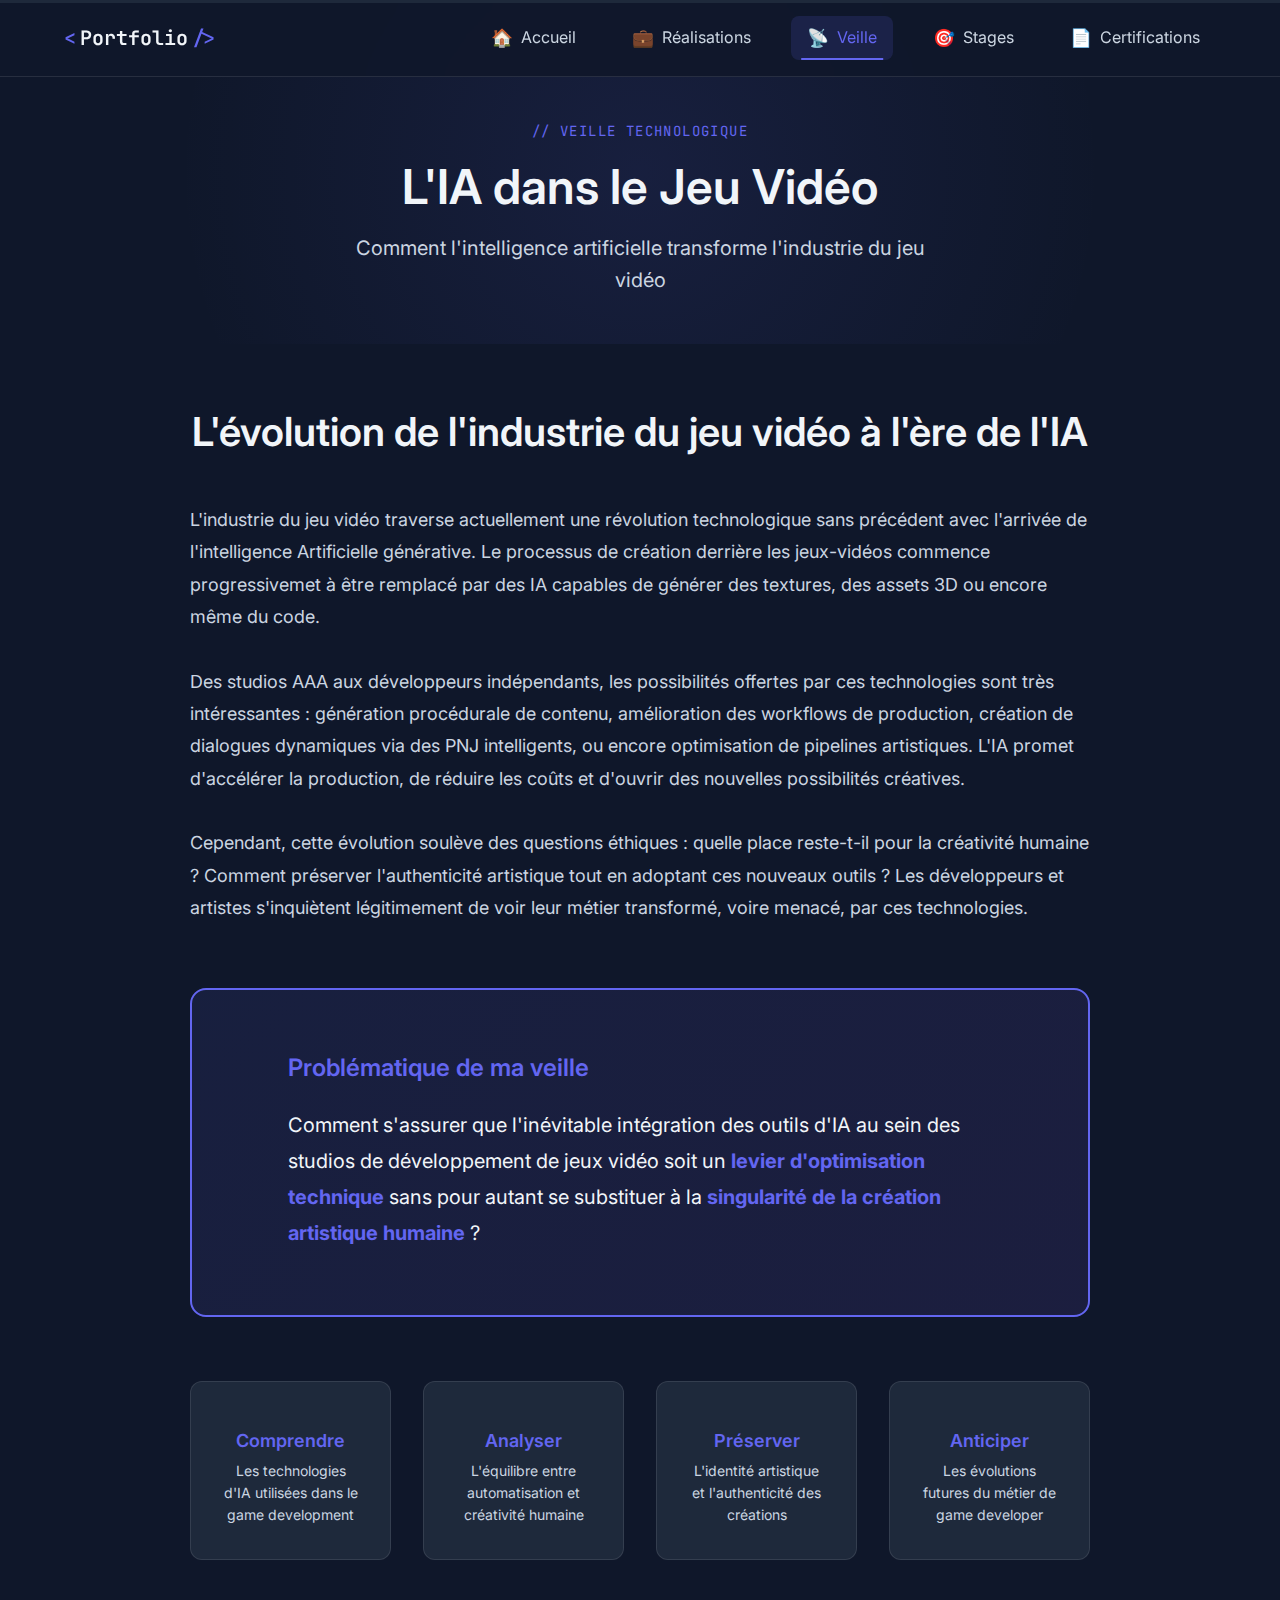
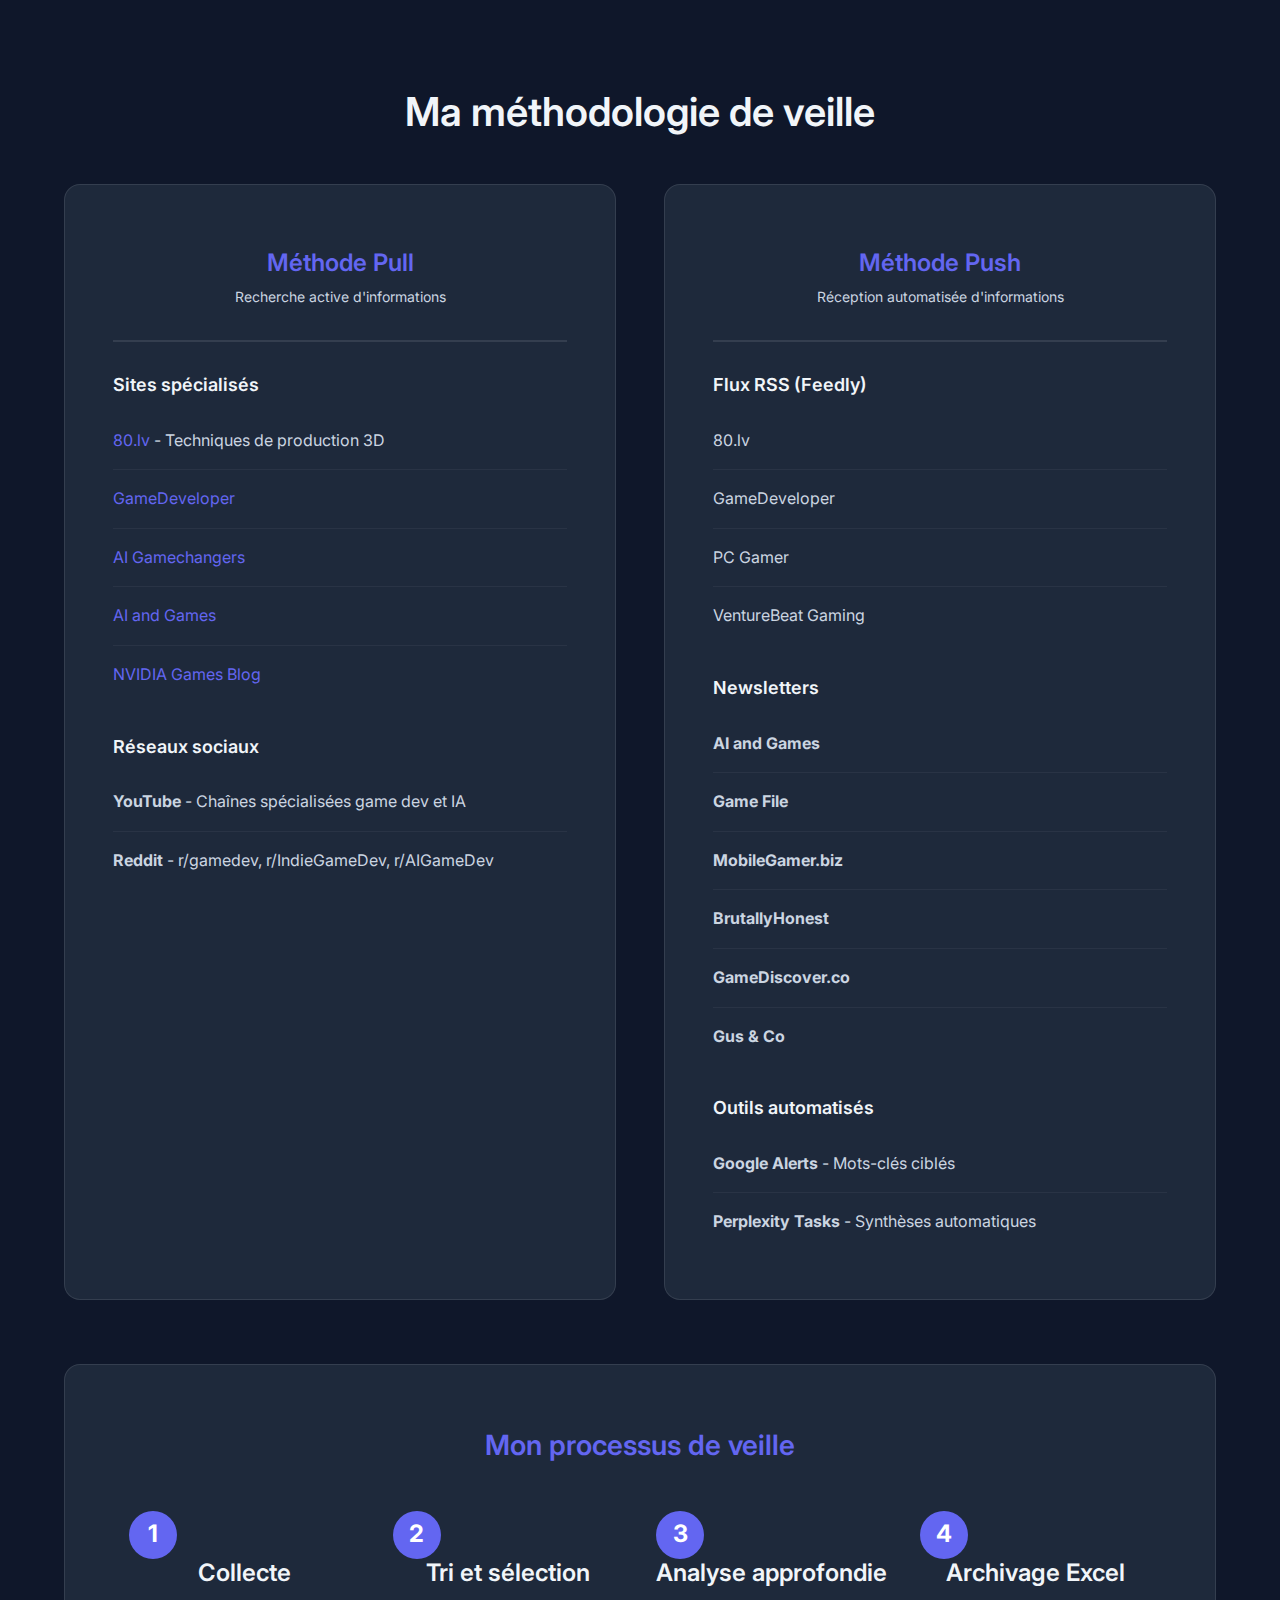
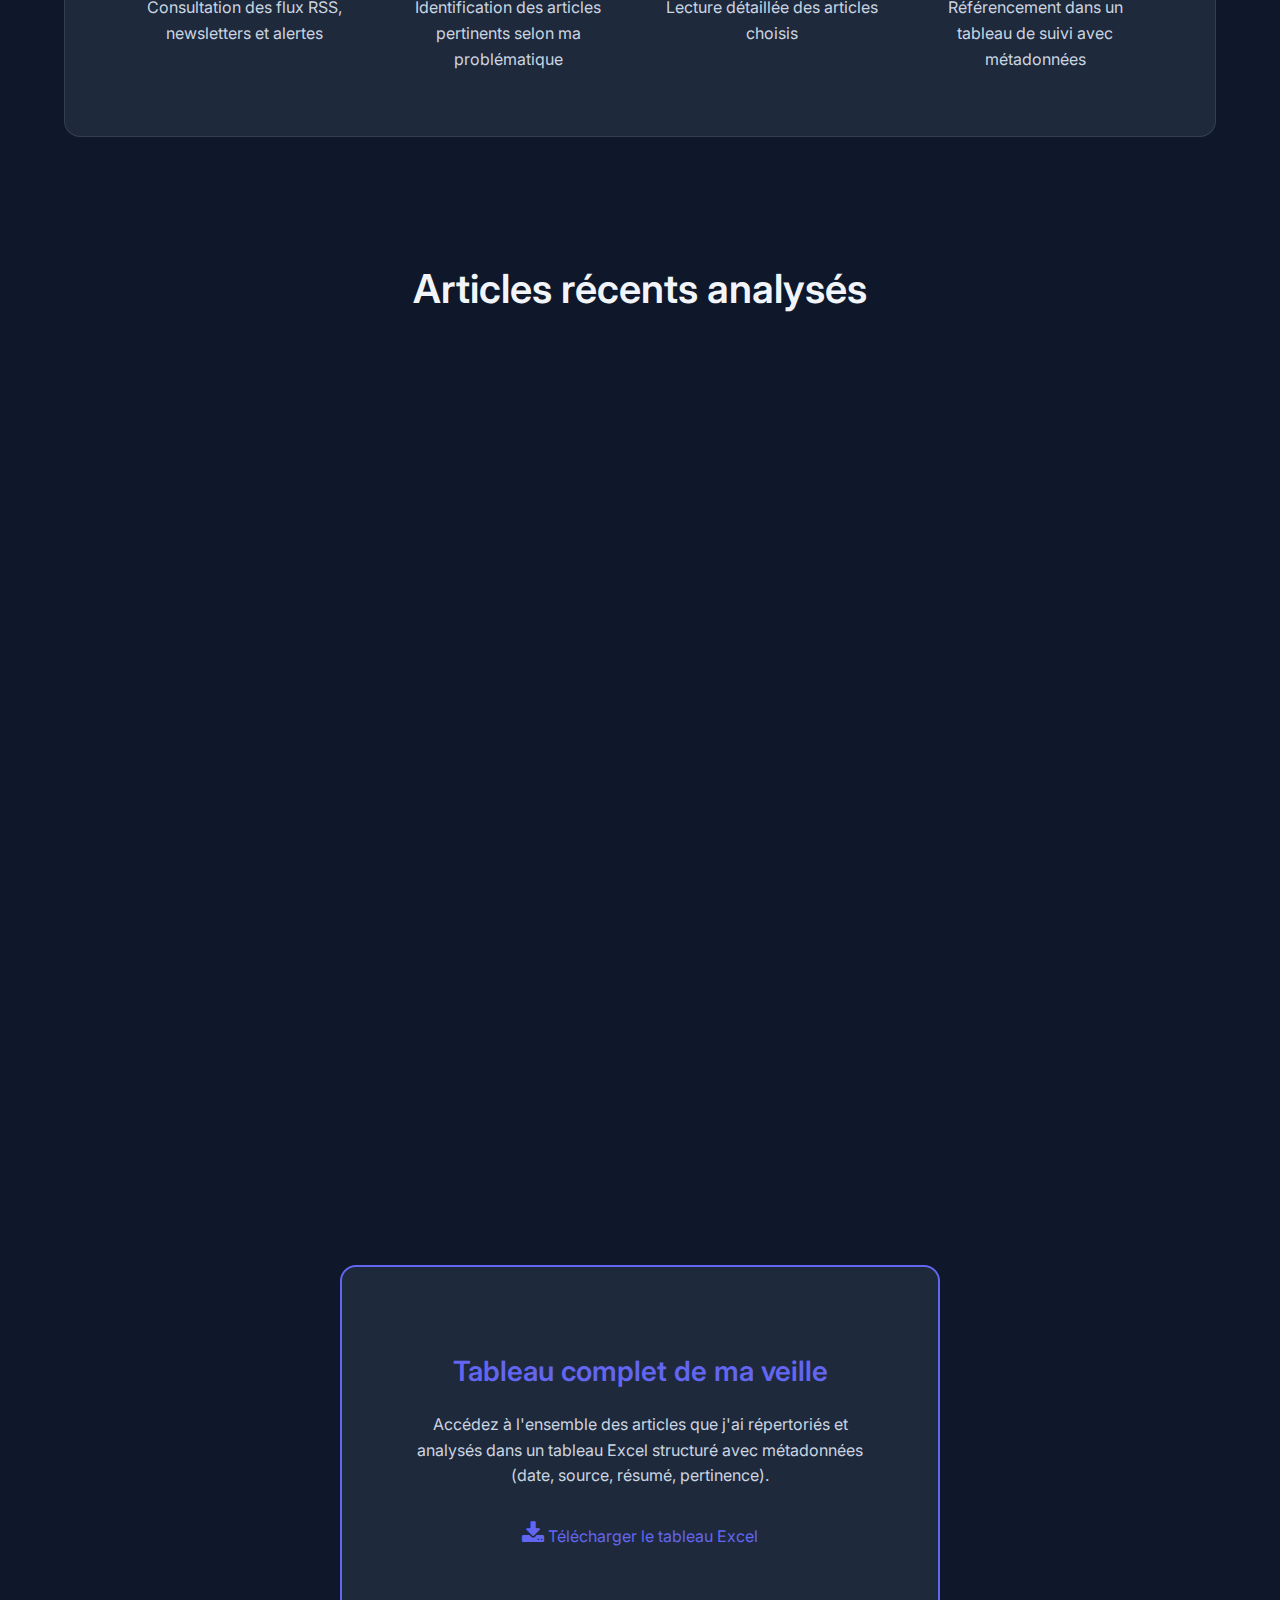
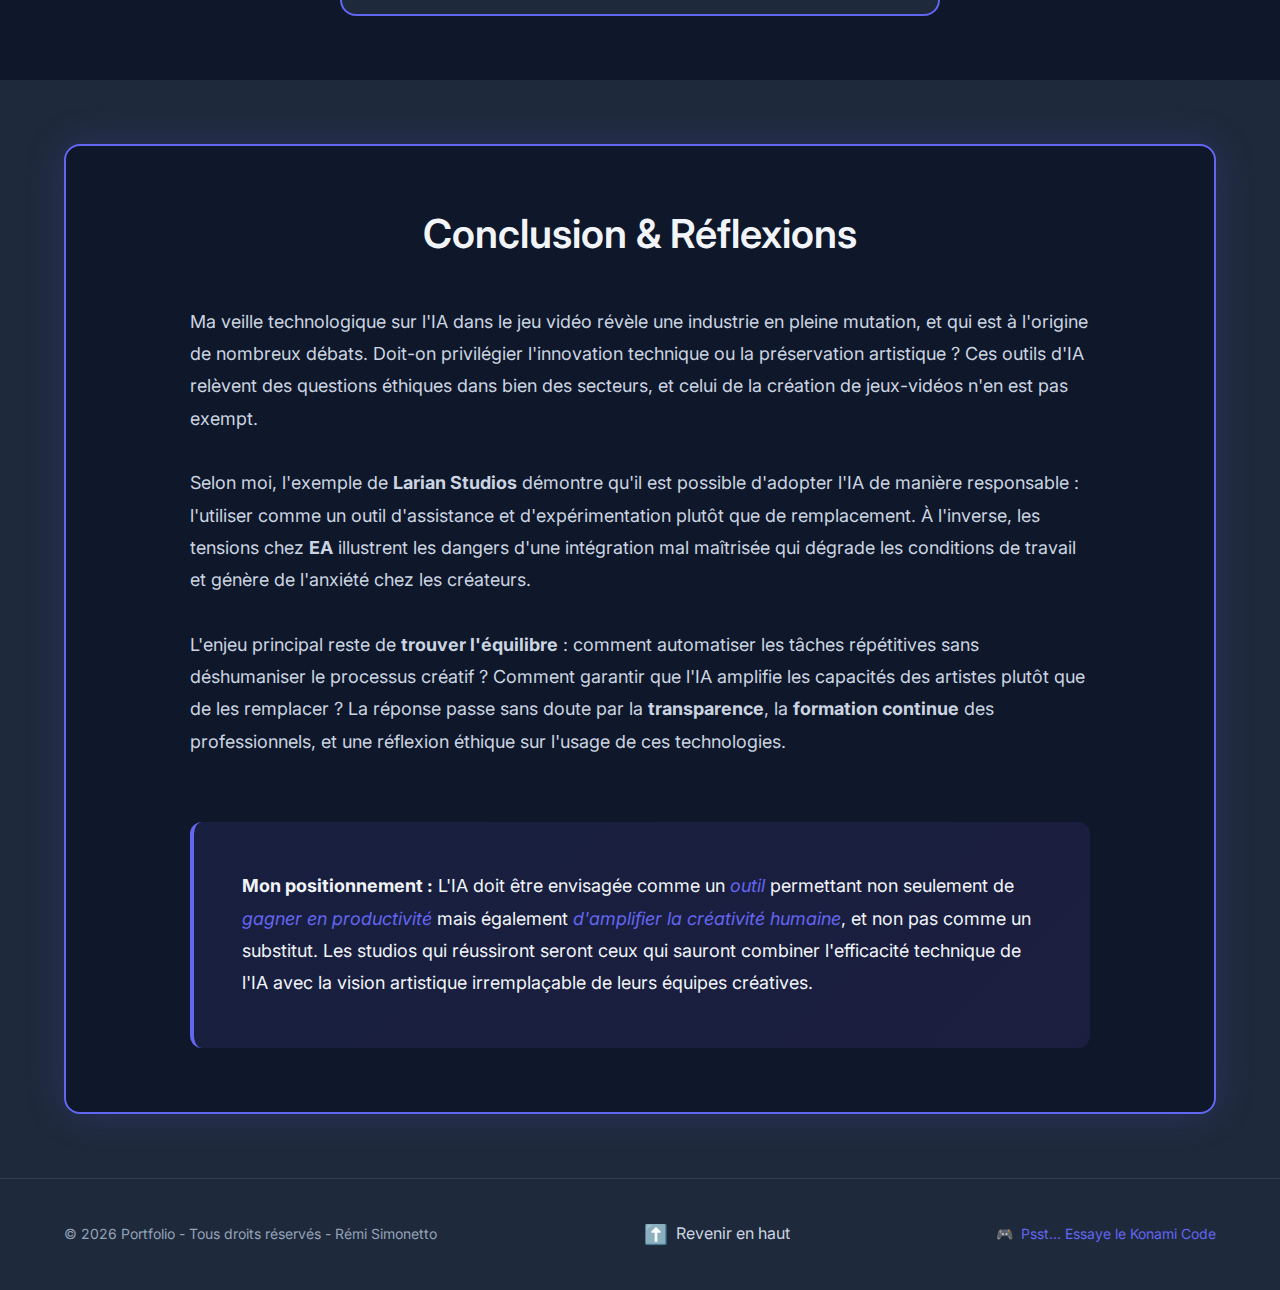
<file: veille.html>
<!DOCTYPE html>
<html lang="fr">
<head>
    <meta charset="UTF-8">
    <meta name="viewport" content="width=device-width, initial-scale=1.0">
    <title>Veille - Portfolio</title>
    <link rel="stylesheet" href="style.css">
    <link rel="preconnect" href="https://fonts.googleapis.com">
    <link rel="preconnect" href="https://fonts.gstatic.com" crossorigin>
    <link href="https://fonts.googleapis.com/css2?family=Inter:wght@300;400;500;600;700&family=JetBrains+Mono:wght@400;500;600&display=swap" rel="stylesheet">
    <link rel="stylesheet" href="https://cdnjs.cloudflare.com/ajax/libs/font-awesome/4.7.0/css/font-awesome.min.css">
</head>
<body>
    <!-- Easter Egg -->
    <div id="konami-easter-egg" class="hidden">
        <div class="achievement-notification">
            <div class="achievement-icon">🎮</div>
            <div class="achievement-content">
                <h3>Achievement Unlocked!</h3>
                <p>Konami Code Master</p>
                <div class="achievement-xp">+100 XP</div>
            </div>
        </div>
    </div>

    <!-- Progress Bar -->
    <div class="progress-indicator">
        <div class="progress-fill" id="reading-progress"></div>
    </div>

    <!-- Navigation -->
    <nav class="main-nav">
        <div class="nav-container">
            <a href="index.html" class="logo">
                <span class="logo-bracket">&lt;</span>
                <span class="logo-text">Portfolio</span>
                <span class="logo-bracket">/&gt;</span>
            </a>
            
            <div class="nav-menu" id="nav-menu">
                <a href="index.html" class="nav-link">
                    <span class="nav-icon">🏠</span>
                    <span>Accueil</span>
                </a>
                <a href="realisations.html" class="nav-link">
                    <span class="nav-icon">💼</span>
                    <span>Réalisations</span>
                </a>
                <a href="veille.html" class="nav-link active">
                    <span class="nav-icon">📡</span>
                    <span>Veille</span>
                </a>
                <a href="stages.html" class="nav-link">
                    <span class="nav-icon">🎯</span>
                    <span>Stages</span>
                </a>
                <a href="certifications.html" class="nav-link">
                    <span class="nav-icon">📄</span>
                    <span>Certifications</span>
                </a>
            </div>

            <button class="nav-toggle" id="nav-toggle">
                <span></span>
                <span></span>
                <span></span>
            </button>
        </div>
    </nav>

    <!-- Page Header -->
    <section class="page-header" id="top">
        <div class="container">
            <span class="section-tag">// Veille Technologique</span>
            <h1 class="page-title" id="top">L'IA dans le Jeu Vidéo</h1>
            <p class="page-description">
                Comment l'intelligence artificielle transforme l'industrie du jeu vidéo
            </p>
        </div>
    </section>

    <!-- Introduction Section -->
    <section class="section intro-veille-section">
        <div class="container">
            <div class="intro-content">
                <h2 class="section-title">L'évolution de l'industrie du jeu vidéo à l'ère de l'IA</h2>
                
                <div class="intro-text">
                    <p>
                        L'industrie du jeu vidéo traverse actuellement une révolution technologique sans précédent avec 
                        l'arrivée de l'intelligence Artificielle générative. Le processus de création derrière les
                        jeux-vidéos commence progressivemet à être remplacé par des IA capables de générer des textures,
                        des assets 3D ou encore même du code.
                    </p>
                    
                    <p>
                        Des studios AAA aux développeurs indépendants, les possibilités offertes par ces technologies
                        sont très intéressantes : génération procédurale de contenu, amélioration des workflows de
                        production, création de dialogues dynamiques via des PNJ intelligents, ou encore optimisation de
                        pipelines artistiques. L'IA promet d'accélérer la production, de réduire les coûts et d'ouvrir des
                        nouvelles possibilités créatives.
                    </p>
                    
                    <p>
                        Cependant, cette évolution soulève des questions éthiques : quelle place reste-t-il pour la 
                        créativité humaine ? Comment préserver l'authenticité artistique tout en adoptant ces nouveaux 
                        outils ? Les développeurs et artistes s'inquiètent légitimement de voir leur métier transformé, 
                        voire menacé, par ces technologies.
                    </p>
                </div>

                <div class="problematique-card">
                    <div class="problematique-icon"></div>
                    <div class="problematique-content">
                        <h3>Problématique de ma veille</h3>
                        <p class="problematique-question">
                            Comment s'assurer que l'inévitable intégration des outils d'IA au sein des studios de 
                            développement de jeux vidéo soit un <strong>levier d'optimisation technique</strong> sans 
                            pour autant se substituer à la <strong>singularité de la création artistique humaine</strong> ?
                        </p>
                    </div>
                </div>

                <div class="objectifs-grid">
                    <div class="objectif-item">
                        <span class="objectif-icon"></span>
                        <h4>Comprendre</h4>
                        <p>Les technologies d'IA utilisées dans le game development</p>
                    </div>
                    <div class="objectif-item">
                        <span class="objectif-icon"></span>
                        <h4>Analyser</h4>
                        <p>L'équilibre entre automatisation et créativité humaine</p>
                    </div>
                    <div class="objectif-item">
                        <span class="objectif-icon"></span>
                        <h4>Préserver</h4>
                        <p>L'identité artistique et l'authenticité des créations</p>
                    </div>
                    <div class="objectif-item">
                        <span class="objectif-icon"></span>
                        <h4>Anticiper</h4>
                        <p>Les évolutions futures du métier de game developer</p>
                    </div>
                </div>
            </div>
        </div>
    </section>

    <!-- Methodology Section -->
    <section class="section methodology-section">
        <div class="container">
            <h2 class="section-title">Ma méthodologie de veille</h2>
            
            <div class="methodology-grid">
                <!-- Méthode Pull -->
                <div class="method-card">
                    <div class="method-header">
                        <span class="method-icon"></span>
                        <h3>Méthode Pull</h3>
                        <p class="method-subtitle">Recherche active d'informations</p>
                    </div>
                    
                    <div class="method-content">
                        <h4>Sites spécialisés</h4>
                        <ul class="sources-list">
                            <li><a href="https://80.lv" target="_blank">80.lv</a> - Techniques de production 3D</li>
                            <li><a href="https://gamedeveloper.com" target="_blank">GameDeveloper</a></li>
                            <li><a href="https://aigamechangers.com" target="_blank">AI Gamechangers</a></li>
                            <li><a href="https://aiandgames.com" target="_blank">AI and Games</a></li>
                            <li><a href="https://nvidia.com/games" target="_blank">NVIDIA Games Blog</a></li>
                        </ul>
                        
                        <h4>Réseaux sociaux</h4>
                        <ul class="sources-list">
                            <li><strong>YouTube</strong> - Chaînes spécialisées game dev et IA</li>
                            <li><strong>Reddit</strong> - r/gamedev, r/IndieGameDev, r/AIGameDev</li>
                        </ul>
                    </div>
                </div>

                <!-- Méthode Push -->
                <div class="method-card">
                    <div class="method-header">
                        <span class="method-icon"></span>
                        <h3>Méthode Push</h3>
                        <p class="method-subtitle">Réception automatisée d'informations</p>
                    </div>
                    
                    <div class="method-content">
                        <h4>Flux RSS (Feedly)</h4>
                        <ul class="sources-list">
                            <li>80.lv</li>
                            <li>GameDeveloper</li>
                            <li>PC Gamer</li>
                            <li>VentureBeat Gaming</li>
                        </ul>
                        
                        <h4>Newsletters</h4>
                        <ul class="sources-list">
                            <li><strong>AI and Games</strong></li>
                            <li><strong>Game File</strong></li>
                            <li><strong>MobileGamer.biz</strong></li>
                            <li><strong>BrutallyHonest</strong></li>
                            <li><strong>GameDiscover.co</strong></li>
                            <li><strong>Gus & Co</strong></li>
                        </ul>
                        
                        <h4>Outils automatisés</h4>
                        <ul class="sources-list">
                            <li><strong>Google Alerts</strong> - Mots-clés ciblés</li>
                            <li><strong>Perplexity Tasks</strong> - Synthèses automatiques</li>
                        </ul>
                    </div>
                </div>
            </div>

            <!-- Process -->
            <div class="process-timeline">
                <h3>Mon processus de veille</h3>
                <div class="timeline-steps">
                    <div class="timeline-step">
                        <div class="step-number">1</div>
                        <div class="step-content">
                            <h4>Collecte</h4>
                            <p>Consultation des flux RSS, newsletters et alertes</p>
                        </div>
                    </div>
                    <div class="timeline-step">
                        <div class="step-number">2</div>
                        <div class="step-content">
                            <h4>Tri et sélection</h4>
                            <p>Identification des articles pertinents selon ma problématique</p>
                        </div>
                    </div>
                    <div class="timeline-step">
                        <div class="step-number">3</div>
                        <div class="step-content">
                            <h4>Analyse approfondie</h4>
                            <p>Lecture détaillée des articles choisis</p>
                        </div>
                    </div>
                    <div class="timeline-step">
                        <div class="step-number">4</div>
                        <div class="step-content">
                            <h4>Archivage Excel</h4>
                            <p>Référencement dans un tableau de suivi avec métadonnées</p>
                        </div>
                    </div>
                </div>
            </div>
        </div>
    </section>

    <!-- Articles Section -->
    <section class="section articles-section">
        <div class="container">
            <h2 class="section-title">Articles récents analysés</h2>
            
            <div class="articles-list">
                <!-- Article 1 - EA IA -->
                <article class="article-card">
                    <div class="article-date">
                        <span class="date-day">29</span>
                        <span class="date-month">Oct.<br>2025</span>
                        
                    </div>
                    <div class="article-content">
                        <div class="article-meta">
                            <span class="article-category security">Critique</span>
                        </div>
                        <h3 class="article-title">Battlefield, Les Sims : comment l'IA rend fous les salariés d'EA</h3>
                        <p class="article-excerpt">
                            Electronic Arts intègre une IA (ReefGPT) dans la plupart de ses secteurs (créatif, dev, 
                            conseils…) et cela alourdit la charge de travail des employés à cause de la production 
                            de code erroné & d'hallucinations. Pire encore, les créatifs sont invités à directement
                            entraîner les modèles IA sur leurs propres travaux.
                        </p>
                        <div class="article-footer">
                            <span class="article-source">🔗 01net</span>
                            <a href="https://www.01net.com/actualites/battlefield-les-sims-comment-lia-rend-fous-les-salaries-dea.html" 
                               target="_blank" class="article-link">Lire l'article →</a>
                        </div>
                    </div>
                </article>

                <!-- Article 2 - Larian transparence -->
                <article class="article-card">
                    <div class="article-date">
                        <span class="date-day">17</span>
                        <span class="date-month">Déc.<br>2025</span>
                    </div>
                    <div class="article-content">
                        <div class="article-meta">
                            <span class="article-category ai">Transparence</span>
                        </div>
                        <h3 class="article-title">Larian clarifies studio is not replacing concept artists with AI</h3>
                        <p class="article-excerpt">
                            Le CEO de Larian Studios (Baldur's Gate 3) clarifie la position du studio sur l'IA : 
                            un outil d'assistance pour les artistes, pas un remplacement. L'importance cruciale de 
                            la transparence dans l'utilisation de l'IA en game development.
                        </p>
                        <div class="article-footer">
                            <span class="article-source">🔗 GamesIndustry.biz</span>
                            <a href="https://www.gamesindustry.biz/larian-ceo-clarifies-studio-is-not-replacing-concept-artists-with-ai" 
                               target="_blank" class="article-link">Lire l'article →</a>
                        </div>
                    </div>
                </article>

                <!-- Article 3 - Danger IA -->
                <article class="article-card">
                    <div class="article-date">
                        <span class="date-day">03</span>
                        <span class="date-month">Nov.<br>2025 </span>
                    </div>
                    <div class="article-content">
                        <div class="article-meta">
                            <span class="article-category security">Emploi</span>
                        </div>
                        <h3 class="article-title">AI advancement in gaming zone leaves creators in fear of career risk</h3>
                        <p class="article-excerpt">
                            Les développeurs de jeux face à l'inquiétude : l'IA menace-t-elle réellement leurs 
                            carrières ? Analyse des risques professionnels et des compétences à développer pour 
                            rester pertinent dans l'industrie.
                        </p>
                        <div class="article-footer">
                            <span class="article-source">🔗 The News</span>
                            <a href="https://www.thenews.com.pk/latest/1355495-ai-advancement-in-gaming-zone-leaves-creators-in-fear-of-career-risk" 
                               target="_blank" class="article-link">Lire l'article →</a>
                        </div>
                    </div>
                </article>
            </div>

            <!-- Download Excel Button -->
            <div class="download-section">
                <div class="download-card">
                    <div class="download-icon-large"></div>
                    <h3>Tableau complet de ma veille</h3>
                    <p>
                        Accédez à l'ensemble des articles que j'ai répertoriés et analysés dans un tableau Excel 
                        structuré avec métadonnées (date, source, résumé, pertinence).
                    </p>
                    <a href="docs/veille.xlsx" download class="btn-download">
                        <span class="download-icon"><i class="fa fa-download" style="font-size:24px"></i></span>
                        <span class="download-text">Télécharger le tableau Excel</span>
                    </a>
                </div>
            </div>
        </div>
    </section>

    <!-- Conclusion Section -->
    <section class="section conclusion-veille-section">
        <div class="container">
            <div class="conclusion-card-veille">
                <h2 class="section-title">Conclusion & Réflexions</h2>
                
                <div class="conclusion-content-veille">
                    <div class="conclusion-text">
                        <p>
                            Ma veille technologique sur l'IA dans le jeu vidéo révèle une industrie en pleine mutation, 
                            et qui est à l'origine de nombreux débats. Doit-on privilégier l'innovation technique ou la
                            préservation artistique ? Ces outils d'IA relèvent des questions éthiques dans bien des
                            secteurs, et celui de la création de jeux-vidéos n'en est pas exempt.
                        </p>
                        
                        <p>
                            Selon moi, l'exemple de <strong>Larian Studios</strong> démontre qu'il est possible d'adopter l'IA de 
                            manière responsable : l'utiliser comme un outil d'assistance et d'expérimentation plutôt que de
                            remplacement. À l'inverse, les tensions chez <strong>EA</strong> illustrent les dangers d'une intégration 
                            mal maîtrisée qui dégrade les conditions de travail et génère de l'anxiété chez les créateurs.
                        </p>
                        
                        <p>
                            L'enjeu principal reste de <strong>trouver l'équilibre</strong> : comment automatiser les tâches 
                            répétitives sans déshumaniser le processus créatif ? Comment garantir que l'IA amplifie les 
                            capacités des artistes plutôt que de les remplacer ? La réponse passe sans doute par la 
                            <strong>transparence</strong>, la <strong>formation continue</strong> des professionnels, et 
                            une réflexion éthique sur l'usage de ces technologies.
                        </p>
                    </div>

                    <div class="final-thought">
                        <p>
                            <strong>Mon positionnement :</strong> L'IA doit être envisagée comme un <em>outil</em> 
                            permettant non seulement de <em> gagner en productivité</em> mais également <em>d'amplifier la
                            créativité humaine</em>, et non pas comme un substitut. Les studios qui réussiront seront ceux qui 
                            sauront combiner l'efficacité technique de l'IA avec la vision artistique irremplaçable de 
                            leurs équipes créatives.
                        </p>
                    </div>
                </div>
            </div>
        </div>
    </section>

    <!-- Footer -->
    <footer class="footer">
        <div class="container">
            <div class="footer-content">
                <p>&copy; 2026 Portfolio - Tous droits réservés - Rémi Simonetto</p>
                <a href="#top" class="back-to-top">
                    <span class="back-to-top-icon">⬆️</span>
                    Revenir en haut
                </a>
                <p class="easter-egg-hint">
                    <span class="hint-icon">🎮</span>
                    Psst... Essaye le Konami Code
                </p>
            </div>
        </div>
    </footer>

    <script src="script.js"></script>
</body>
</html>
</file>
<file: style.css>
/* ========================================
   ANIMATION FADE-IN
   ======================================== */
    body {
        animation: pageEnter 0.5s ease-out;
    }

    @keyframes pageEnter {
        from {
            opacity: 0;
        }
        to {
            opacity: 1;
        }
    }

/* ========================================
   CSS VARIABLES & CONFIGURATION
   ======================================== */
:root {
    /* Couleurs principales - palette sobre */
    --primary: #6366f1;
    --primary-light: #818cf8;
    --primary-dark: #4f46e5;
    --secondary: #8b5cf6;
    --accent: #f59e0b;
    
    /* Couleurs neutres */
    --bg-primary: #0f172a;
    --bg-secondary: #1e293b;
    --bg-tertiary: #334155;
    --text-primary: #f1f5f9;
    --text-secondary: #cbd5e1;
    --text-muted: #94a3b8;
    
    /* Couleurs status */
    --success: #10b981;
    --warning: #f59e0b;
    --danger: #ef4444;
    --info: #3b82f6;
    
    /* Ombres */
    --shadow-sm: 0 1px 2px 0 rgb(0 0 0 / 0.05);
    --shadow-md: 0 4px 6px -1px rgb(0 0 0 / 0.1);
    --shadow-lg: 0 10px 15px -3px rgb(0 0 0 / 0.1);
    --shadow-xl: 0 20px 25px -5px rgb(0 0 0 / 0.1);
    --shadow-glow: 0 0 20px rgba(99, 102, 241, 0.3);
    
    /* Typography */
    --font-sans: 'Inter', -apple-system, BlinkMacSystemFont, 'Segoe UI', sans-serif;
    --font-mono: 'JetBrains Mono', 'Fira Code', monospace;
    
    /* Espacements */
    --spacing-xs: 0.5rem;
    --spacing-sm: 1rem;
    --spacing-md: 1.5rem;
    --spacing-lg: 2rem;
    --spacing-xl: 3rem;
    --spacing-2xl: 4rem;
    
    /* Transitions */
    --transition-fast: 150ms ease;
    --transition-base: 250ms ease;
    --transition-slow: 350ms ease;
    
    /* Border radius */
    --radius-sm: 0.375rem;
    --radius-md: 0.5rem;
    --radius-lg: 0.75rem;
    --radius-xl: 1rem;
}

/* ========================================
   RESET & BASE STYLES
   ======================================== */
*, *::before, *::after {
    box-sizing: border-box;
    margin: 0;
    padding: 0;
}

html {
    scroll-behavior: smooth;
    font-size: 16px;
}

body {
    font-family: var(--font-sans);
    background: var(--bg-primary);
    color: var(--text-primary);
    line-height: 1.6;
    overflow-x: hidden;
    -webkit-font-smoothing: antialiased;
    -moz-osx-font-smoothing: grayscale;
}

.cv-download-wrapper {
    text-align: center;
    margin-bottom: var(--spacing-lg);
}

/* ========================================
   TYPOGRAPHY
   ======================================== */
h1, h2, h3, h4, h5, h6 {
    font-weight: 600;
    line-height: 1.2;
    color: var(--text-primary);
}

h1 { font-size: 3rem; }
h2 { font-size: 2.25rem; }
h3 { font-size: 1.875rem; }
h4 { font-size: 1.5rem; }
h5 { font-size: 1.25rem; }
h6 { font-size: 1.125rem; }

p {
    margin-bottom: var(--spacing-sm);
    color: var(--text-secondary);
}

a {
    color: var(--primary);
    text-decoration: none;
    transition: color var(--transition-base);
}

a:hover {
    color: var(--primary-light);
}

code {
    font-family: var(--font-mono);
    background: var(--bg-secondary);
    padding: 0.2rem 0.4rem;
    border-radius: var(--radius-sm);
    font-size: 0.875rem;
}

/* ========================================
   UTILITY CLASSES
   ======================================== */
.container {
    max-width: 1200px;
    margin: 0 auto;
    padding: 0 var(--spacing-md);
}

.section {
    padding: var(--spacing-2xl) 0;
}

.hidden {
    display: none !important;
}

/* ========================================
   PROGRESS INDICATOR (Gaming touch)
   ======================================== */
.progress-indicator {
    position: fixed;
    top: 0;
    left: 0;
    right: 0;
    height: 3px;
    background: var(--bg-secondary);
    z-index: 9999;
}

.progress-fill {
    height: 100%;
    background: linear-gradient(90deg, var(--primary), var(--secondary));
    width: 0%;
    transition: width var(--transition-fast);
    box-shadow: 0 0 10px rgba(99, 102, 241, 0.5);
}

/* ========================================
   NAVIGATION
   ======================================== */
.main-nav {
    position: fixed;
    top: 0;
    left: 0;
    right: 0;
    background: rgba(15, 23, 42, 0.9);
    backdrop-filter: blur(10px);
    border-bottom: 1px solid rgba(255, 255, 255, 0.1);
    z-index: 1000;
    padding: var(--spacing-sm) 0;
}

.nav-container {
    max-width: 1200px;
    margin: 0 auto;
    padding: 0 var(--spacing-md);
    display: flex;
    justify-content: space-between;
    align-items: center;
}

.logo {
    font-family: var(--font-mono);
    font-size: 1.25rem;
    font-weight: 600;
    color: var(--text-primary);
    display: flex;
    align-items: center;
    gap: 0.25rem;
    transition: transform var(--transition-base);
}

.logo:hover {
    transform: scale(1.05);
    color: var(--primary-light);
}

.logo-bracket {
    color: var(--primary);
}

.nav-menu {
    display: flex;
    gap: var(--spacing-md);
    align-items: center;
}

.nav-link {
    display: flex;
    align-items: center;
    gap: 0.5rem;
    padding: 0.5rem 1rem;
    color: var(--text-secondary);
    border-radius: var(--radius-md);
    transition: all var(--transition-base);
    position: relative;
}

.nav-link::after {
    content: '';
    position: absolute;
    bottom: 0;
    left: 50%;
    transform: translateX(-50%) scaleX(0);
    width: 80%;
    height: 2px;
    background: var(--primary);
    transition: transform var(--transition-base);
}

.nav-link:hover {
    color: var(--text-primary);
    background: rgba(99, 102, 241, 0.1);
}

.nav-link:hover::after {
    transform: translateX(-50%) scaleX(1);
}

.nav-link.active {
    color: var(--primary);
    background: rgba(99, 102, 241, 0.15);
}

.nav-link.active::after {
    transform: translateX(-50%) scaleX(1);
}

.nav-icon {
    font-size: 1.1rem;
}

.nav-toggle {
    display: none;
    flex-direction: column;
    gap: 4px;
    background: transparent;
    border: none;
    cursor: pointer;
    padding: 0.5rem;
}

.nav-toggle span {
    width: 24px;
    height: 2px;
    background: var(--text-primary);
    transition: all var(--transition-base);
}

/* ========================================
   HERO SECTION
   ======================================== */
.hero {
    min-height: 100vh;
    display: flex;
    align-items: center;
    position: relative;
    padding-top: 80px;
    background: 
        radial-gradient(circle at 20% 50%, rgba(99, 102, 241, 0.1) 0%, transparent 50%),
        radial-gradient(circle at 80% 80%, rgba(139, 92, 246, 0.1) 0%, transparent 50%);
}

.hero-content {
    display: grid;
    grid-template-columns: 1.5fr 1fr;
    gap: var(--spacing-xl);
    align-items: center;
}

.greeting {
    font-family: var(--font-mono);
    color: var(--primary);
    font-size: 1.125rem;
    margin-bottom: var(--spacing-sm);
    display: flex;
    align-items: center;
    gap: 0.5rem;
}

.typing-cursor {
    animation: blink 1s infinite;
}

@keyframes blink {
    0%, 49% { opacity: 1; }
    50%, 100% { opacity: 0; }
}

.hero-title {
    font-size: 4rem;
    font-weight: 700;
    margin-bottom: var(--spacing-sm);
    line-height: 1.1;
}

.highlight {
    background: linear-gradient(135deg, var(--primary), var(--secondary));
    -webkit-background-clip: text;
    -webkit-text-fill-color: transparent;
    background-clip: text;
}

.hero-subtitle {
    font-size: 1.5rem;
    color: var(--text-secondary);
    margin-bottom: var(--spacing-md);
}

.hero-description {
    font-size: 1.125rem;
    color: var(--text-muted);
    margin-bottom: var(--spacing-lg);
    max-width: 600px;
}

.hero-cta {
    display: flex;
    gap: var(--spacing-sm);
    margin-bottom: var(--spacing-xl);
}

/* Stats style gaming subtle */
.hero-stats {
    display: flex;
    gap: var(--spacing-lg);
}

.stat-item {
    text-align: center;
}

.stat-value {
    font-size: 2rem;
    font-weight: 700;
    background: linear-gradient(135deg, var(--primary), var(--secondary));
    -webkit-background-clip: text;
    -webkit-text-fill-color: transparent;
    background-clip: text;
}

.stat-label {
    font-size: 0.875rem;
    color: var(--text-muted);
    text-transform: uppercase;
    letter-spacing: 0.05em;
}

/* Profile Card */
.profile-card {
    position: relative;
    background: var(--bg-secondary);
    border-radius: var(--radius-xl);
    padding: var(--spacing-lg);
    border: 1px solid rgba(255, 255, 255, 0.1);
    box-shadow: var(--shadow-xl);
}

.card-glow {
    position: absolute;
    top: -2px;
    left: -2px;
    right: -2px;
    bottom: -2px;
    background: linear-gradient(135deg, var(--primary), var(--secondary));
    border-radius: var(--radius-xl);
    opacity: 0.3;
    filter: blur(20px);
    z-index: -1;
}

.profile-image {
    width: 200px;
    height: 200px;
    margin: 0 auto var(--spacing-md);
    border-radius: 50%;
    border: 3px solid var(--primary);
    overflow: hidden;
    position: relative;
}

.profile-placeholder {
    width: 100%;
    height: 100%;
    display: flex;
    align-items: center;
    justify-content: center;
    background: linear-gradient(135deg, var(--bg-tertiary), var(--bg-secondary));
    font-size: 5rem;
}

.profile-status {
    display: flex;
    align-items: center;
    justify-content: center;
    gap: 0.5rem;
    font-size: 0.875rem;
    color: var(--text-secondary);
}

.status-dot {
    width: 8px;
    height: 8px;
    background: var(--success);
    border-radius: 50%;
    animation: pulse 2s infinite;
}

@keyframes pulse {
    0%, 100% {
        opacity: 1;
        transform: scale(1);
    }
    50% {
        opacity: 0.6;
        transform: scale(1.1);
    }
}

/* Scroll Indicator */
.scroll-indicator {
    position: absolute;
    bottom: var(--spacing-lg);
    left: 50%;
    transform: translateX(-50%);
    text-align: center;
    color: var(--text-muted);
    animation: bounce 2s infinite;
}

@keyframes bounce {
    0%, 100% {
        transform: translateX(-50%) translateY(0);
    }
    50% {
        transform: translateX(-50%) translateY(-10px);
    }
}

.mouse {
    width: 24px;
    height: 36px;
    border: 2px solid var(--primary);
    border-radius: 12px;
    position: relative;
    margin: 0 auto 0.5rem;
}

.wheel {
    width: 3px;
    height: 8px;
    background: var(--primary);
    border-radius: 2px;
    position: absolute;
    top: 8px;
    left: 50%;
    transform: translateX(-50%);
    animation: scroll 1.5s infinite;
}

@keyframes scroll {
    0% {
        opacity: 1;
        transform: translateX(-50%) translateY(0);
    }
    100% {
        opacity: 0;
        transform: translateX(-50%) translateY(2.5px);
    }
}

/* ========================================
   BUTTONS
   ======================================== */
.btn {
    display: inline-flex;
    align-items: center;
    gap: 0.5rem;
    padding: 0.75rem 1.5rem;
    border-radius: var(--radius-md);
    font-weight: 500;
    transition: all var(--transition-base);
    cursor: pointer;
    border: none;
    font-size: 1rem;
    text-decoration: none;
}

.btn-primary {
    background: var(--primary);
    color: white;
    box-shadow: var(--shadow-md);
}

.btn-primary:hover {
    background: var(--primary-dark);
    transform: translateY(-2px);
    box-shadow: var(--shadow-lg), var(--shadow-glow);
}

.btn-secondary {
    background: var(--bg-secondary);
    color: var(--text-primary);
    border: 1px solid rgba(255, 255, 255, 0.1);
}

.btn-secondary:hover {
    background: var(--bg-tertiary);
    border-color: var(--primary);
    transform: translateY(-2px);
}

.btn-arrow {
    transition: transform var(--transition-base);
}

.btn:hover .btn-arrow {
    transform: translateX(4px);
}

/* ========================================
   SECTIONS
   ======================================== */
.section-header {
    text-align: center;
    margin-bottom: var(--spacing-xl);
}

.section-tag {
    font-family: var(--font-mono);
    color: var(--primary);
    font-size: 0.875rem;
    text-transform: uppercase;
    letter-spacing: 0.1em;
    display: block;
    margin-bottom: var(--spacing-sm);
}

.section-title {
    font-size: 2.5rem;
    margin-bottom: var(--spacing-sm);
}

.page-header {
    padding-top: 120px;
    padding-bottom: var(--spacing-xl);
    text-align: center;
    background: 
        radial-gradient(circle at 50% 50%, rgba(99, 102, 241, 0.1) 0%, transparent 70%);
}

.page-title {
    font-size: 3rem;
    margin-bottom: var(--spacing-sm);
}

.page-description {
    font-size: 1.25rem;
    color: var(--text-secondary);
    max-width: 600px;
    margin: 0 auto;
}

/* ========================================
   ABOUT SECTION
   ======================================== */
.about-content {
    grid-template-columns: 1fr;
    max-width: 800px;
    margin: 0 auto;
}

.about-text p {
    font-size: 1.125rem;
    line-height: 1.8;
    margin-bottom: var(--spacing-md);
}

.about-highlights {
    display: flex;
    flex-direction: column;
    gap: var(--spacing-md);
    margin-top: var(--spacing-lg);
}

.highlight-item {
    display: flex;
    align-items: flex-start;
    gap: var(--spacing-sm);
    padding: var(--spacing-md);
    background: var(--bg-secondary);
    border-radius: var(--radius-lg);
    border: 1px solid rgba(255, 255, 255, 0.1);
    transition: all var(--transition-base);
}

.highlight-item:hover {
    border-color: var(--primary);
    transform: translateX(8px);
}

.highlight-icon {
    font-size: 1.5rem;
    flex-shrink: 0;
}

.highlight-item strong {
    color: var(--text-primary);
    display: block;
    margin-bottom: 0.25rem;
}

.highlight-item p {
    color: var(--text-muted);
    margin: 0;
}

/* Skills Grid */
.about-skills h3 {
    margin-bottom: var(--spacing-lg);
}

.skills-grid {
    display: grid;
    gap: var(--spacing-md);
}

.skill-card {
    display: flex;
    gap: var(--spacing-md);
    padding: var(--spacing-lg);
    background: var(--bg-secondary);
    border-radius: var(--radius-lg);
    border: 1px solid rgba(255, 255, 255, 0.1);
    transition: all var(--transition-base);
    align-items: center;
}

.skill-card:hover {
    border-color: var(--primary);
    transform: translateY(-4px);
    box-shadow: var(--shadow-lg);
    background: rgba(99, 102, 241, 0.05);
}

.skill-icon {
    font-size: 2.5rem;
    flex-shrink: 0;
}

.skill-info {
    flex: 1;
    display: flex;
    flex-direction: column;
    gap: 0.25rem;
}

.skill-info h4 {
    font-size: 1.125rem;
    margin: 0;
    color: var(--text-primary);
}

.skill-description {
    font-size: 0.875rem;
    color: var(--text-secondary);
    line-height: 1.4;
}

/* ========================================
   SKILLS SECTION (STANDALONE)
   ======================================== */
.skills-section {
    background: var(--bg-secondary);
}

.skills-section .skills-grid {
    display: grid;
    grid-template-columns: repeat(auto-fit, minmax(280px, 1fr));
    gap: var(--spacing-lg);
    margin-top: var(--spacing-xl);
}

/* ========================================
   MON PARCOURS SECTION
   ======================================== */
.parcours-section {
    background: var(--bg-secondary);
}

.parcours-timeline {
    display: flex;
    flex-direction: column;
    gap: var(--spacing-2xl);
    margin-top: var(--spacing-xl);
    position: relative;
    padding-left: 2rem;
}

.parcours-timeline::before {
    content: '';
    position: absolute;
    left: 0;
    top: 0;
    bottom: 0;
    width: 3px;
    background: linear-gradient(180deg, var(--primary), var(--secondary));
}

.parcours-item {
    position: relative;
    display: grid;
    grid-template-columns: auto 1fr;
    gap: var(--spacing-xl);
    align-items: start;
}

.parcours-item::before {
    content: '';
    position: absolute;
    left: -2rem;
    top: 2rem;
    width: 20px;
    height: 20px;
    background: var(--bg-secondary);
    border: 4px solid var(--primary);
    border-radius: 50%;
    box-shadow: 0 0 0 4px var(--bg-secondary);
}

.parcours-item.current::before {
    background: var(--primary);
    box-shadow: 0 0 0 4px var(--bg-secondary), 0 0 20px rgba(99, 102, 241, 0.5);
    animation: pulse 2s infinite;
}

.parcours-year {
    position: sticky;
    top: 100px;
}

.year-badge {
    display: inline-block;
    padding: 0.75rem 1.5rem;
    background: var(--bg-tertiary);
    color: var(--text-secondary);
    border-radius: var(--radius-lg);
    font-weight: 700;
    font-size: 1rem;
    font-family: var(--font-mono);
    border: 1px solid rgba(255, 255, 255, 0.1);
}

.year-badge.current-badge {
    background: linear-gradient(135deg, var(--primary), var(--secondary));
    color: white;
    border: none;
}

.parcours-content {
    background: var(--bg-primary);
    padding: var(--spacing-xl);
    border-radius: var(--radius-xl);
    border: 1px solid rgba(255, 255, 255, 0.1);
    display: grid;
    grid-template-columns: auto 1fr;
    gap: var(--spacing-lg);
    transition: all var(--transition-base);
}

.parcours-content:hover {
    border-color: var(--primary);
    box-shadow: var(--shadow-lg);
    transform: translateX(8px);
}

.parcours-item.current .parcours-content {
    border: 2px solid var(--primary);
    box-shadow: 0 0 30px rgba(99, 102, 241, 0.2);
}

.parcours-icon {
    width: 80px;
    height: 80px;
    background: var(--bg-secondary);
    border-radius: var(--radius-lg);
    display: flex;
    align-items: center;
    justify-content: center;
    font-size: 3rem;
    flex-shrink: 0;
}

.parcours-details {
    flex: 1;
}

.parcours-details h3 {
    font-size: 1.5rem;
    margin-bottom: var(--spacing-xs);
    color: var(--text-primary);
}

.parcours-diploma {
    color: var(--primary);
    font-weight: 600;
    margin-bottom: var(--spacing-md);
}

.parcours-description {
    background: var(--bg-tertiary);
    padding: var(--spacing-lg);
    border-radius: var(--radius-lg);
    border-left: 4px solid var(--primary);
}

.parcours-description p {
    color: var(--text-secondary);
    line-height: 1.8;
    margin-bottom: var(--spacing-sm);
}

.parcours-description p:last-child {
    margin-bottom: 0;
}

/* ========================================
   BTS SIO SECTION
   ======================================== */
.bts-section {
    background: var(--bg-primary);
}

.bts-content {
    display: flex;
    flex-direction: column;
    gap: var(--spacing-2xl);
    margin-top: var(--spacing-xl);
}

.bts-intro h3 {
    font-size: 1.75rem;
    margin-bottom: var(--spacing-md);
    color: var(--primary);
}

.bts-intro > p {
    font-size: 1.125rem;
    line-height: 1.8;
    color: var(--text-secondary);
    margin-bottom: var(--spacing-xl);
}

.bts-options {
    display: grid;
    grid-template-columns: repeat(auto-fit, minmax(300px, 1fr));
    gap: var(--spacing-lg);
}

.bts-option {
    background: var(--bg-secondary);
    padding: var(--spacing-xl);
    border-radius: var(--radius-lg);
    border: 1px solid rgba(255, 255, 255, 0.1);
    transition: all var(--transition-base);
}

.bts-option:hover {
    transform: translateY(-4px);
    box-shadow: var(--shadow-lg);
    border-color: var(--primary);
}

.option-badge {
    display: inline-block;
    padding: 0.5rem 1rem;
    border-radius: var(--radius-md);
    font-weight: 700;
    font-size: 0.875rem;
    letter-spacing: 0.05em;
    margin-bottom: var(--spacing-md);
}

.option-badge.slam {
    background: linear-gradient(135deg, var(--primary), var(--secondary));
    color: white;
}

.option-badge.sisr {
    background: var(--bg-tertiary);
    color: var(--text-secondary);
    border: 1px solid rgba(255, 255, 255, 0.2);
}

.bts-option h4 {
    font-size: 1.25rem;
    margin-bottom: var(--spacing-sm);
    color: var(--text-primary);
}

.bts-option p {
    color: var(--text-secondary);
    line-height: 1.6;
}

.bts-choice {
    background: var(--bg-secondary);
    padding: var(--spacing-2xl);
    border-radius: var(--radius-xl);
    border: 2px solid var(--primary);
}

.bts-choice h3 {
    font-size: 1.75rem;
    margin-bottom: var(--spacing-lg);
    color: var(--primary);
}

.choice-content {
    background: var(--bg-tertiary);
    padding: var(--spacing-xl);
    border-radius: var(--radius-lg);
    border-left: 4px solid var(--primary);
}

.choice-content p {
    font-size: 1.125rem;
    line-height: 1.8;
    color: var(--text-secondary);
    margin: 0;
}

.choice-content br {
    display: block;
    content: "";
    margin-top: 0.5rem;
}

/* ========================================
   CONTACT SECTION
   ======================================== */

.contact-section {
    background-color: var(--bg-primary);
}

.contact-content {
    display: grid;
    grid-template-columns: 1.5fr 1fr;
    gap: var(--spacing-xl);
}

.contact-text {
    font-size: 1.125rem;
    margin-bottom: var(--spacing-lg);
}

.contact-links {
    display: flex;
    flex-direction: column;
    gap: var(--spacing-sm);
}

.contact-link {
    display: flex;
    align-items: center;
    gap: var(--spacing-md);
    padding: var(--spacing-md);
    background: var(--bg-secondary);
    border-radius: var(--radius-lg);
    border: 1px solid rgba(255, 255, 255, 0.1);
    transition: all var(--transition-base);
}

.contact-link:hover {
    border-color: var(--primary);
    transform: translateX(8px);
    box-shadow: var(--shadow-md);
}

.contact-link-icon {
    font-size: 2rem;
    flex-shrink: 0;
}

.contact-link-content {
    flex: 1;
}

.contact-link-content strong {
    display: block;
    color: var(--text-primary);
    margin-bottom: 0.25rem;
}

.contact-link-content span {
    color: var(--text-muted);
    font-size: 0.875rem;
}

.contact-cta-card {
    background: linear-gradient(135deg, var(--primary), var(--secondary));
    padding: var(--spacing-xl);
    border-radius: var(--radius-xl);
    text-align: center;
    color: white;
}

.cta-icon {
    font-size: 3rem;
    margin-bottom: var(--spacing-md);
}

.contact-cta-card h3 {
    font-size: 1.5rem;
    margin-bottom: var(--spacing-sm);
}

.contact-cta-card p {
    margin-bottom: var(--spacing-lg);
    opacity: 0.9;
}

.contact-cta-card .btn-primary {
    background: white;
    color: var(--primary);
}

.contact-cta-card .btn-primary:hover {
    background: var(--text-primary);
}

/* ========================================
   FOOTER
   ======================================== */
.footer {
    background: var(--bg-secondary);
    border-top: 1px solid rgba(255, 255, 255, 0.1);
    padding: var(--spacing-lg) 0;
    text-align: center;
}

.footer-content {
    display: flex;
    justify-content: space-between;
    align-items: center;
    flex-wrap: wrap;
    gap: var(--spacing-sm);
}

.footer p {
    margin: 0;
    color: var(--text-muted);
    font-size: 0.875rem;
}

.easter-egg-hint {
    display: flex;
    align-items: center;
    gap: 0.5rem;
    color: var(--primary) !important;
    cursor: pointer;
    transition: all var(--transition-base);
}

.easter-egg-hint:hover {
    transform: scale(1.05);
}

.hint-icon {
    animation: wiggle 1s ease-in-out infinite;
}

@keyframes wiggle {
    0%, 100% { transform: rotate(-5deg); }
    50% { transform: rotate(5deg); }
}

/* ========================================
   EASTER EGG - ACHIEVEMENT
   ======================================== */
.achievement-notification {
    position: fixed;
    top: 50%;
    left: 50%;
    transform: translate(-50%, -50%);
    background: var(--bg-secondary);
    border: 2px solid var(--primary);
    border-radius: var(--radius-xl);
    padding: var(--spacing-lg);
    box-shadow: var(--shadow-xl), 0 0 40px rgba(99, 102, 241, 0.5);
    display: flex;
    align-items: center;
    gap: var(--spacing-md);
    min-width: 400px;
    animation: achievementSlide 0.5s ease-out, achievementShake 0.3s 0.5s;
    z-index: 10000;
}

@keyframes achievementSlide {
    from {
        transform: translate(-50%, -200%);
        opacity: 0;
    }
    to {
        transform: translate(-50%, -50%);
        opacity: 1;
    }
}

@keyframes achievementShake {
    0%, 100% { transform: translate(-50%, -50%) rotate(0deg); }
    25% { transform: translate(-50%, -50%) rotate(-2deg); }
    75% { transform: translate(-50%, -50%) rotate(2deg); }
}

.achievement-icon {
    font-size: 3rem;
    animation: iconRotate 0.6s ease-out;
}

@keyframes iconRotate {
    from {
        transform: rotate(0deg) scale(0);
    }
    to {
        transform: rotate(360deg) scale(1);
    }
}

.achievement-content h3 {
    font-size: 1.25rem;
    margin-bottom: 0.25rem;
    color: var(--primary);
}

.achievement-content p {
    margin: 0;
    color: var(--text-secondary);
}

.achievement-xp {
    margin-top: 0.5rem;
    padding: 0.25rem 0.75rem;
    background: var(--primary);
    color: white;
    border-radius: var(--radius-md);
    font-size: 0.875rem;
    font-weight: 600;
    display: inline-block;
}

/* ========================================
   FILTERS SECTION
   ======================================== */
.filters-section {
    padding: var(--spacing-md) 0;
    background: var(--bg-secondary);
    border-bottom: 1px solid rgba(255, 255, 255, 0.1);
}

.filters {
    display: flex;
    justify-content: center;
    gap: var(--spacing-sm);
    flex-wrap: wrap;
}

.filter-btn {
    padding: 0.5rem 1.25rem;
    background: var(--bg-tertiary);
    color: var(--text-secondary);
    border: 1px solid rgba(255, 255, 255, 0.1);
    border-radius: var(--radius-md);
    cursor: pointer;
    transition: all var(--transition-base);
    font-family: var(--font-sans);
    font-size: 0.875rem;
    font-weight: 500;
}

.filter-btn:hover {
    background: var(--bg-primary);
    border-color: var(--primary);
    color: var(--text-primary);
}

.filter-btn.active {
    background: var(--primary);
    color: white;
    border-color: var(--primary);
}

/* ========================================
   SLIDER COMPETENCES
   ======================================== */

.logos-slider {
  overflow: hidden;
  padding: 60px 0;
  background: transparent; 
  white-space: nowrap;
  position: relative;
}

.logos-slider::before,
.logos-slider::after {
  position: absolute;
  top: 0;
  width: 200px;
  height: 100%;
  content: "";
  z-index: 2;
}

.logos-slider::before { left: 0; background: linear-gradient(to left, rgba(255, 255, 255, 0), var(--bg-secondary)); }
.logos-slider::after { right: 0; background: linear-gradient(to right, rgba(255, 255, 255, 0), var(--bg-secondary)); }


.logos-slide-track {
  display: inline-block;
  animation: scroll2 40s linear infinite;
}


.logos-slide-track i {
  font-size: 100px; /* TAILLE ICI : tu peux monter à 100px si besoin */
  margin: 0 50px;
  transition: transform 0.3s cubic-bezier(0.175, 0.885, 0.32, 1.275);
  display: inline-block;
  vertical-align: middle;
}

.logos-slide-track i:hover {
  transform: scale(1.25);
  cursor: pointer;
}


@keyframes scroll2 {
  from { transform: translateX(0); }
  to { transform: translateX(-50%); }
}


.logos-slider:hover .logos-slide-track {
  animation-play-state: paused;
}

/* ========================================
   PROJECTS GRID
   ======================================== */
.projects-grid {
    display: grid;
    grid-template-columns: repeat(auto-fill, minmax(350px, 1fr));
    gap: var(--spacing-lg);
}

.project-card {
    background: var(--bg-secondary);
    border-radius: var(--radius-xl);
    overflow: hidden;
    border: 1px solid rgba(255, 255, 255, 0.1);
    transition: all var(--transition-base);
}

.project-card:hover {
    border-color: var(--primary);
    transform: translateY(-8px);
    box-shadow: var(--shadow-xl);
}

.project-card.upcoming {
    opacity: 0.7;
}

.project-image {
    position: relative;
    height: 200px;
    background: linear-gradient(135deg, var(--bg-tertiary), var(--bg-primary));
    overflow: hidden;
}

.project-placeholder {
    width: 100%;
    height: 100%;
    display: flex;
    align-items: center;
    justify-content: center;
}

.project-placeholder.locked {
    filter: grayscale(1);
    opacity: 0.5;
}

.project-icon {
    font-size: 4rem;
}

.project-overlay {
    position: absolute;
    top: 0;
    left: 0;
    right: 0;
    bottom: 0;
    background: rgba(99, 102, 241, 0.9);
    display: flex;
    align-items: center;
    justify-content: center;
    opacity: 0;
    transition: opacity var(--transition-base);
    color: white;
    font-weight: 600;
}

.project-card:hover .project-overlay {
    opacity: 1;
}

.project-content {
    padding: var(--spacing-lg);
}

.project-header {
    display: flex;
    justify-content: space-between;
    align-items: flex-start;
    margin-bottom: var(--spacing-sm);
}

.project-title {
    font-size: 1.25rem;
    margin: 0;
}

.project-status {
    padding: 0.25rem 0.75rem;
    border-radius: var(--radius-md);
    font-size: 0.75rem;
    font-weight: 600;
    text-transform: uppercase;
    letter-spacing: 0.05em;
}

.project-status.completed {
    background: rgba(16, 185, 129, 0.2);
    color: var(--success);
}

.project-status.inprogress {
    background: rgba(245, 158, 11, 0.2);
    color: var(--warning);
}

.project-status.upcoming {
    background: rgba(148, 163, 184, 0.2);
    color: var(--text-muted);
}

.project-description {
    color: var(--text-secondary);
    margin-bottom: var(--spacing-md);
    line-height: 1.6;
}

.project-tech {
    display: flex;
    flex-wrap: wrap;
    gap: 0.5rem;
    margin-bottom: var(--spacing-md);
}

.tech-badge {
    padding: 0.25rem 0.75rem;
    background: var(--bg-tertiary);
    color: var(--text-secondary);
    border-radius: var(--radius-sm);
    font-size: 0.75rem;
    border: 1px solid rgba(255, 255, 255, 0.1);
}

.project-meta {
    display: flex;
    gap: var(--spacing-md);
    color: var(--text-muted);
    font-size: 0.875rem;
}

.project-progress {
    margin-top: var(--spacing-md);
}

.progress-label {
    display: flex;
    justify-content: space-between;
    margin-bottom: 0.5rem;
    font-size: 0.875rem;
    color: var(--text-secondary);
}

.progress-bar-wrapper {
    height: 8px;
    background: var(--bg-tertiary);
    border-radius: 4px;
    overflow: hidden;
}

.progress-bar-fill {
    height: 100%;
    background: linear-gradient(90deg, var(--primary), var(--secondary));
    border-radius: 4px;
    transition: width 1s ease-out;
}

.unlock-message {
    text-align: center;
    padding: var(--spacing-md);
    color: var(--text-muted);
    font-size: 0.875rem;
}

/* ========================================
   VEILLE PAGE
   ======================================== */

/* Introduction Section */
.intro-veille-section {
    background: var(--bg-primary);
}

.intro-content {
    max-width: 900px;
    margin: 0 auto;
}

.intro-text {
    margin-bottom: var(--spacing-2xl);
}

.intro-text p {
    font-size: 1.125rem;
    line-height: 1.8;
    color: var(--text-secondary);
    margin-bottom: var(--spacing-lg);
}

.problematique-card {
    background: linear-gradient(135deg, rgba(99, 102, 241, 0.1), rgba(139, 92, 246, 0.1));
    padding: var(--spacing-2xl);
    border-radius: var(--radius-xl);
    border: 2px solid var(--primary);
    margin: var(--spacing-2xl) 0;
    display: flex;
    gap: var(--spacing-lg);
    align-items: flex-start;
}

.problematique-icon {
    font-size: 3rem;
    flex-shrink: 0;
}

.problematique-content h3 {
    font-size: 1.5rem;
    margin-bottom: var(--spacing-md);
    color: var(--primary);
}

.problematique-question {
    font-size: 1.25rem;
    line-height: 1.8;
    color: var(--text-primary);
    margin: 0;
}

.problematique-question strong {
    color: var(--primary);
}

.objectifs-grid {
    display: grid;
    grid-template-columns: repeat(auto-fit, minmax(200px, 1fr));
    gap: var(--spacing-lg);
    margin-top: var(--spacing-xl);
}

.objectif-item {
    text-align: center;
    padding: var(--spacing-lg);
    background: var(--bg-secondary);
    border-radius: var(--radius-lg);
    border: 1px solid rgba(255, 255, 255, 0.1);
    transition: all var(--transition-base);
}

.objectif-item:hover {
    transform: translateY(-4px);
    border-color: var(--primary);
    box-shadow: var(--shadow-lg);
}

.objectif-icon {
    font-size: 2.5rem;
    display: block;
    margin-bottom: var(--spacing-sm);
}

.objectif-item h4 {
    font-size: 1.125rem;
    margin-bottom: var(--spacing-xs);
    color: var(--primary);
}

.objectif-item p {
    font-size: 0.875rem;
    color: var(--text-secondary);
    margin: 0;
}

/* Methodology Section Enhanced */
.methodology-grid {
    display: grid;
    grid-template-columns: repeat(auto-fit, minmax(400px, 1fr));
    gap: var(--spacing-xl);
    margin-bottom: var(--spacing-2xl);
}

.method-card {
    background: var(--bg-secondary);
    border-radius: var(--radius-xl);
    padding: var(--spacing-xl);
    border: 1px solid rgba(255, 255, 255, 0.1);
    transition: all var(--transition-base);
}

.method-card:hover {
    border-color: var(--primary);
    box-shadow: var(--shadow-lg);
}

.method-header {
    text-align: center;
    margin-bottom: var(--spacing-lg);
    padding-bottom: var(--spacing-lg);
    border-bottom: 2px solid rgba(255, 255, 255, 0.1);
}

.method-icon {
    font-size: 3rem;
    display: block;
    margin-bottom: var(--spacing-sm);
}

.method-header h3 {
    font-size: 1.5rem;
    margin-bottom: var(--spacing-xs);
    color: var(--primary);
}

.method-subtitle {
    color: var(--text-secondary);
    font-size: 0.875rem;
    margin: 0;
}

.method-content h4 {
    font-size: 1.125rem;
    margin: var(--spacing-lg) 0 var(--spacing-sm) 0;
    color: var(--text-primary);
}

.sources-list {
    list-style: none;
    padding: 0;
    margin: 0;
}

.sources-list li {
    padding: var(--spacing-sm) 0;
    color: var(--text-secondary);
    line-height: 1.6;
    border-bottom: 1px solid rgba(255, 255, 255, 0.05);
}

.sources-list li:last-child {
    border-bottom: none;
}

.sources-list a {
    color: var(--primary);
    text-decoration: none;
    transition: color var(--transition-base);
}

.sources-list a:hover {
    color: var(--primary-light);
}

/* Project Methodology Badges */
.project-methodology {
    display: flex;
    flex-wrap: wrap;
    gap: var(--spacing-sm);
    margin-top: var(--spacing-md);
}

.methodology-badge {
    display: inline-flex;
    align-items: center;
    gap: 0.5rem;
    padding: 0.5rem 1rem;
    background: var(--bg-secondary);
    border: 1px solid rgba(255, 255, 255, 0.2);
    border-radius: var(--radius-md);
    transition: all var(--transition-base);
}

.methodology-badge:hover {
    border-color: var(--primary);
    background: rgba(99, 102, 241, 0.1);
    transform: translateY(-2px);
}

.badge-label {
    font-size: 0.875rem;
    font-weight: 600;
    color: var(--text-muted);
    text-transform: uppercase;
    letter-spacing: 0.05em;
}

.badge-value {
    font-size: 0.875rem;
    font-weight: 600;
    color: var(--primary);
}

/* Responsive */
@media (max-width: 480px) {
    .project-methodology {
        flex-direction: column;
    }
    
    .methodology-badge {
        justify-content: space-between;
        width: 100%;
    }
}
/* Process Timeline */
.process-timeline {
    background: var(--bg-secondary);
    padding: var(--spacing-2xl);
    border-radius: var(--radius-xl);
    border: 1px solid rgba(255, 255, 255, 0.1);
}

.process-timeline h3 {
    text-align: center;
    font-size: 1.75rem;
    margin-bottom: var(--spacing-xl);
    color: var(--primary);
}

.timeline-steps {
    display: grid;
    grid-template-columns: repeat(auto-fit, minmax(200px, 1fr));
    gap: var(--spacing-lg);
}

.timeline-step {
    text-align: center;
}

/* Download Section */
.download-section {
    margin-top: var(--spacing-2xl);
    display: flex;
    justify-content: center;
}

.download-card {
    background: var(--bg-secondary);
    padding: var(--spacing-2xl);
    border-radius: var(--radius-xl);
    border: 2px solid var(--primary);
    text-align: center;
    max-width: 600px;
}

.download-icon-large {
    font-size: 5rem;
    margin-bottom: var(--spacing-md);
}

.download-card h3 {
    font-size: 1.75rem;
    margin-bottom: var(--spacing-md);
    color: var(--primary);
}

.download-card p {
    color: var(--text-secondary);
    line-height: 1.6;
    margin-bottom: var(--spacing-lg);
}

/* Conclusion Veille Section */
.conclusion-veille-section {
    background: var(--bg-secondary);
}

.conclusion-card-veille {
    background: var(--bg-primary);
    padding: var(--spacing-2xl);
    border-radius: var(--radius-xl);
    border: 2px solid var(--primary);
    box-shadow: 0 0 40px rgba(99, 102, 241, 0.2);
}

.conclusion-content-veille {
    max-width: 900px;
    margin: 0 auto;
}

.conclusion-text {
    margin-bottom: var(--spacing-2xl);
}

.conclusion-text p {
    font-size: 1.125rem;
    line-height: 1.8;
    color: var(--text-secondary);
    margin-bottom: var(--spacing-lg);
}

.insights-grid {
    display: grid;
    grid-template-columns: repeat(auto-fit, minmax(300px, 1fr));
    gap: var(--spacing-xl);
    margin-bottom: var(--spacing-xl);
}

.insight-card {
    background: var(--bg-secondary);
    padding: var(--spacing-xl);
    border-radius: var(--radius-lg);
    border: 1px solid rgba(255, 255, 255, 0.1);
}

.insight-icon {
    font-size: 2rem;
    display: block;
    margin-bottom: var(--spacing-sm);
}

.insight-card h4 {
    font-size: 1.25rem;
    margin-bottom: var(--spacing-md);
    color: var(--primary);
}

.insight-card ul {
    list-style: none;
    padding: 0;
}

.insight-card li {
    padding: var(--spacing-xs) 0;
    padding-left: var(--spacing-md);
    position: relative;
    color: var(--text-secondary);
}

.insight-card li::before {
    content: '→';
    position: absolute;
    left: 0;
    color: var(--primary);
    font-weight: 700;
}

.final-thought {
    background: linear-gradient(135deg, rgba(99, 102, 241, 0.1), rgba(139, 92, 246, 0.1));
    padding: var(--spacing-xl);
    border-radius: var(--radius-lg);
    border-left: 4px solid var(--primary);
}

.final-thought p {
    margin: 0;
    font-size: 1.125rem;
    line-height: 1.8;
    color: var(--text-primary);
}

.final-thought em {
    color: var(--primary);
    font-style: italic;
}

/* Existing veille styles */
.themes-grid {
    display: grid;
    grid-template-columns: repeat(auto-fit, minmax(250px, 1fr));
    gap: var(--spacing-lg);
}

.theme-card {
    background: var(--bg-secondary);
    padding: var(--spacing-xl);
    border-radius: var(--radius-xl);
    border: 1px solid rgba(255, 255, 255, 0.1);
    text-align: center;
    transition: all var(--transition-base);
}

.theme-card:hover {
    border-color: var(--primary);
    transform: translateY(-8px);
    box-shadow: var(--shadow-lg);
}

.theme-icon {
    font-size: 3rem;
    margin-bottom: var(--spacing-md);
}

.theme-card h3 {
    font-size: 1.25rem;
    margin-bottom: var(--spacing-sm);
}

.theme-card p {
    color: var(--text-muted);
    margin: 0;
}

.articles-list {
    display: flex;
    flex-direction: column;
    gap: var(--spacing-lg);
}

.article-card {
    display: grid;
    grid-template-columns: auto 1fr;
    gap: var(--spacing-lg);
    background: var(--bg-secondary);
    padding: var(--spacing-lg);
    border-radius: var(--radius-xl);
    border: 1px solid rgba(255, 255, 255, 0.1);
    transition: all var(--transition-base);
}

.article-card:hover {
    border-color: var(--primary);
    transform: translateX(8px);
    box-shadow: var(--shadow-md);
}

.article-date {
    display: flex;
    flex-direction: column;
    align-items: center;
    justify-content: center;
    background: var(--bg-tertiary);
    padding: var(--spacing-md);
    border-radius: var(--radius-lg);
    min-width: 80px;
}

.date-day {
    font-size: 2rem;
    font-weight: 700;
    color: var(--primary);
    line-height: 1;
}

.date-month {
    font-size: 0.875rem;
    color: var(--text-muted);
    text-transform: uppercase;
    letter-spacing: 0.05em;
}

.article-content {
    flex: 1;
}

.article-meta {
    display: flex;
    gap: var(--spacing-sm);
    margin-bottom: var(--spacing-sm);
    align-items: center;
}

.article-category {
    padding: 0.25rem 0.75rem;
    border-radius: var(--radius-sm);
    font-size: 0.75rem;
    font-weight: 600;
    text-transform: uppercase;
    letter-spacing: 0.05em;
}

.article-category.ai {
    background: rgba(59, 130, 246, 0.2);
    color: var(--info);
}

.article-category.security {
    background: rgba(239, 68, 68, 0.2);
    color: var(--danger);
}

.article-category.cloud {
    background: rgba(16, 185, 129, 0.2);
    color: var(--success);
}

.article-category.web {
    background: rgba(139, 92, 246, 0.2);
    color: var(--secondary);
}

.article-read-time {
    color: var(--text-muted);
    font-size: 0.875rem;
}

.article-title {
    font-size: 1.25rem;
    margin-bottom: var(--spacing-sm);
}

.article-excerpt {
    color: var(--text-secondary);
    line-height: 1.6;
    margin-bottom: var(--spacing-md);
}

.article-footer {
    display: flex;
    justify-content: space-between;
    align-items: center;
}

.article-source {
    color: var(--text-muted);
    font-size: 0.875rem;
}

.article-link {
    color: var(--primary);
    font-weight: 500;
    transition: all var(--transition-base);
}

.article-link:hover {
    transform: translateX(4px);
}

.sources-grid {
    display: grid;
    grid-template-columns: repeat(auto-fit, minmax(250px, 1fr));
    gap: var(--spacing-lg);
}

.source-card {
    background: var(--bg-secondary);
    padding: var(--spacing-lg);
    border-radius: var(--radius-xl);
    border: 1px solid rgba(255, 255, 255, 0.1);
    transition: all var(--transition-base);
}

.source-card:hover {
    border-color: var(--primary);
    transform: translateY(-4px);
}

.source-icon {
    font-size: 2.5rem;
    text-align: center;
    margin-bottom: var(--spacing-md);
}

.source-card h4 {
    text-align: center;
    margin-bottom: var(--spacing-md);
    color: var(--primary);
}

.source-card ul {
    list-style: none;
}

.source-card li {
    padding: var(--spacing-xs) 0;
    color: var(--text-secondary);
    border-bottom: 1px solid rgba(255, 255, 255, 0.05);
}

.source-card li:last-child {
    border-bottom: none;
}

.methodology-content {
    display: grid;
    gap: var(--spacing-md);
}

.method-step {
    display: grid;
    grid-template-columns: auto 1fr;
    gap: var(--spacing-md);
    background: var(--bg-secondary);
    padding: var(--spacing-lg);
    border-radius: var(--radius-lg);
    border: 1px solid rgba(255, 255, 255, 0.1);
}

.step-number {
    width: 48px;
    height: 48px;
    background: var(--primary);
    color: white;
    border-radius: 50%;
    display: flex;
    align-items: center;
    justify-content: center;
    font-size: 1.5rem;
    font-weight: 700;
    flex-shrink: 0;
}

.step-content h4 {
    margin-bottom: 0.5rem;
}

.step-content p {
    color: var(--text-secondary);
    margin: 0;
}

/* ========================================
   STAGES PAGE
   ======================================== */
.timeline {
    position: relative;
    padding-left: 2rem;
}

.timeline::before {
    content: '';
    position: absolute;
    left: 0;
    top: 0;
    bottom: 0;
    width: 2px;
    background: linear-gradient(180deg, var(--primary), var(--secondary));
}

.timeline-item {
    position: relative;
    margin-bottom: var(--spacing-xl);
}

.timeline-item.upcoming .timeline-marker {
    background: var(--text-muted);
    box-shadow: 0 0 0 4px var(--bg-primary), 0 0 0 6px var(--text-muted);
}

.timeline-marker {
    position: absolute;
    left: -2rem;
    top: 2rem;
    width: 16px;
    height: 16px;
    background: var(--primary);
    border-radius: 50%;
    box-shadow: 0 0 0 4px var(--bg-primary), 0 0 0 6px var(--primary);
}

.timeline-content {
    margin-left: var(--spacing-lg);
}

.stage-card {
    background: var(--bg-secondary);
    border-radius: var(--radius-xl);
    padding: var(--spacing-xl);
    border: 1px solid rgba(255, 255, 255, 0.1);
    transition: all var(--transition-base);
}

.stage-card:hover {
    border-color: var(--primary);
    box-shadow: var(--shadow-lg);
}

.stage-card.upcoming-card {
    border-style: dashed;
    opacity: 0.8;
}

.stage-header {
    display: flex;
    justify-content: space-between;
    align-items: flex-start;
    margin-bottom: var(--spacing-lg);
    padding-bottom: var(--spacing-md);
    border-bottom: 1px solid rgba(255, 255, 255, 0.1);
}

.stage-company {
    display: flex;
    gap: var(--spacing-md);
    align-items: center;
}

.company-logo {
    width: 64px;
    height: 64px;
    background: var(--bg-tertiary);
    border-radius: var(--radius-lg);
    display: flex;
    align-items: center;
    justify-content: center;
    font-size: 2rem;
    flex-shrink: 0;
}

.company-info h3 {
    font-size: 1.25rem;
    margin-bottom: 0.25rem;
}

.company-info p {
    color: var(--text-muted);
    font-size: 0.875rem;
    margin: 0;
}

.stage-period {
    text-align: right;
}

.period-year {
    display: block;
    background: var(--primary);
    color: white;
    padding: 0.25rem 0.75rem;
    border-radius: var(--radius-md);
    font-weight: 600;
    margin-bottom: 0.5rem;
}

.period-duration {
    display: block;
    color: var(--text-muted);
    font-size: 0.875rem;
}

.stage-role {
    margin-bottom: var(--spacing-lg);
}

.stage-role h4 {
    font-size: 1.125rem;
    margin-bottom: 0.5rem;
}

.role-type {
    display: inline-block;
    padding: 0.25rem 0.75rem;
    background: var(--bg-tertiary);
    color: var(--text-secondary);
    border-radius: var(--radius-sm);
    font-size: 0.75rem;
}

.stage-body {
    display: flex;
    flex-direction: column;
    gap: var(--spacing-lg);
}

.stage-section h5 {
    font-size: 1rem;
    margin-bottom: var(--spacing-sm);
    color: var(--primary);
}

.missions-list {
    list-style: none;
    display: flex;
    flex-direction: column;
    gap: var(--spacing-sm);
}

.missions-list li {
    padding-left: var(--spacing-lg);
    position: relative;
    color: var(--text-secondary);
    line-height: 1.6;
}

.missions-list li::before {
    content: '→';
    position: absolute;
    left: 0;
    color: var(--primary);
    font-weight: 700;
}

.tech-tags {
    display: flex;
    flex-wrap: wrap;
    gap: 0.5rem;
}

.tech-tag {
    padding: 0.25rem 0.75rem;
    background: var(--bg-tertiary);
    color: var(--text-secondary);
    border-radius: var(--radius-sm);
    font-size: 0.75rem;
    border: 1px solid rgba(255, 255, 255, 0.1);
}

.tech-tag.future {
    border-style: dashed;
    border-color: var(--primary);
    color: var(--primary);
}

.skills-acquired {
    display: grid;
    grid-template-columns: repeat(auto-fit, minmax(200px, 1fr));
    gap: var(--spacing-sm);
}

.skill-item {
    display: flex;
    align-items: center;
    gap: var(--spacing-sm);
    padding: var(--spacing-sm);
    background: var(--bg-tertiary);
    border-radius: var(--radius-md);
}

.skill-icon {
    font-size: 1.25rem;
    flex-shrink: 0;
}

.stage-achievements {
    display: flex;
    flex-wrap: wrap;
    gap: var(--spacing-sm);
}

.achievement-item {
    display: flex;
    align-items: center;
    gap: var(--spacing-xs);
    padding: var(--spacing-sm) var(--spacing-md);
    background: rgba(99, 102, 241, 0.1);
    border: 1px solid var(--primary);
    border-radius: var(--radius-md);
    color: var(--text-secondary);
    font-size: 0.875rem;
}

.achievement-badge {
    font-size: 1.25rem;
}

.skills-overview-section {
    background: var(--bg-secondary);
}

.skills-categories {
    display: grid;
    grid-template-columns: repeat(auto-fit, minmax(400px, 1fr));
    gap: var(--spacing-xl);
}

.skill-category {
    background: var(--bg-primary);
    padding: var(--spacing-xl);
    border-radius: var(--radius-xl);
    border: 1px solid rgba(255, 255, 255, 0.1);
}

.skill-category h3 {
    margin-bottom: var(--spacing-lg);
}

.progress-items {
    display: flex;
    flex-direction: column;
    gap: var(--spacing-md);
}

.progress-item .progress-label {
    display: flex;
    justify-content: space-between;
    margin-bottom: 0.5rem;
    font-size: 0.875rem;
}

.progress-item .progress-label span:first-child {
    color: var(--text-secondary);
}

.progress-item .progress-label span:last-child {
    color: var(--primary);
    font-weight: 600;
}

/* ========================================
   PROJECT DETAIL PAGE
   ======================================== */
.project-hero {
    padding-top: 100px;
    padding-bottom: var(--spacing-xl);
    background: 
        radial-gradient(circle at 30% 50%, rgba(99, 102, 241, 0.15) 0%, transparent 50%),
        radial-gradient(circle at 70% 80%, rgba(139, 92, 246, 0.15) 0%, transparent 50%);
}

.back-link {
    display: inline-flex;
    align-items: center;
    gap: 0.5rem;
    color: var(--text-secondary);
    margin-bottom: var(--spacing-lg);
    padding: 0.5rem 1rem;
    border-radius: var(--radius-md);
    transition: all var(--transition-base);
}

.back-link:hover {
    color: var(--primary);
    background: rgba(99, 102, 241, 0.1);
    transform: translateX(-4px);
}

.project-badge {
    display: inline-block;
    padding: 0.5rem 1rem;
    background: rgba(99, 102, 241, 0.1);
    border: 1px solid var(--primary);
    border-radius: var(--radius-md);
    color: var(--primary);
    font-size: 0.875rem;
    font-weight: 600;
    margin-bottom: var(--spacing-md);
}

.project-hero-title {
    font-size: 3.5rem;
    margin-bottom: var(--spacing-sm);
    background: linear-gradient(135deg, var(--primary), var(--secondary));
    -webkit-background-clip: text;
    -webkit-text-fill-color: transparent;
    background-clip: text;
}

.project-hero-subtitle {
    font-size: 1.5rem;
    color: var(--text-secondary);
    margin-bottom: var(--spacing-xl);
    max-width: 800px;
}

.project-hero-meta {
    display: grid;
    grid-template-columns: repeat(auto-fit, minmax(150px, 1fr));
    gap: var(--spacing-md);
    margin-bottom: var(--spacing-lg);
    max-width: 800px;
}

.meta-item {
    background: var(--bg-secondary);
    padding: var(--spacing-md);
    border-radius: var(--radius-lg);
    border: 1px solid rgba(255, 255, 255, 0.1);
}

.meta-label {
    display: block;
    font-size: 0.875rem;
    color: var(--text-muted);
    margin-bottom: 0.25rem;
    text-transform: uppercase;
    letter-spacing: 0.05em;
}

.meta-value {
    display: block;
    font-size: 1.25rem;
    font-weight: 600;
    color: var(--text-primary);
}

.status-badge {
    color: var(--success);
    font-weight: 600;
}

.tech-stack-hero {
    display: flex;
    flex-wrap: wrap;
    gap: var(--spacing-sm);
}

.tech-badge-hero {
    padding: 0.5rem 1.25rem;
    background: var(--bg-secondary);
    border: 1px solid rgba(255, 255, 255, 0.1);
    border-radius: var(--radius-md);
    font-weight: 500;
    transition: all var(--transition-base);
}

.tech-badge-hero:hover {
    border-color: var(--primary);
    background: rgba(99, 102, 241, 0.1);
    transform: translateY(-2px);
}

/* Screenshots Section */
.screenshots-section {
    background: var(--bg-secondary);
}

.section-title {
    display: flex;
    align-items: center;
    justify-content: center;
    gap: var(--spacing-sm);
    margin-bottom: var(--spacing-xl);
}

.title-icon {
    font-size: 2rem;
}

.screenshots-grid {
    display: grid;
    grid-template-columns: repeat(auto-fit, minmax(400px, 1fr));
    gap: var(--spacing-lg);
}

.screenshot-item {
    background: var(--bg-primary);
    border-radius: var(--radius-xl);
    overflow: hidden;
    border: 1px solid rgba(255, 255, 255, 0.1);
    transition: all var(--transition-base);
}

.screenshot-item:hover {
    transform: translateY(-8px);
    box-shadow: var(--shadow-xl);
    border-color: var(--primary);
}

.screenshot-item img {
    width: 100%;
    height: auto;
    display: block;
}

.screenshot-caption {
    padding: var(--spacing-md);
}

.screenshot-caption h4 {
    font-size: 1.125rem;
    margin-bottom: 0.5rem;
    color: var(--primary);
}

.screenshot-caption p {
    color: var(--text-secondary);
    margin: 0;
}

/* Project Overview */
.overview-grid {
    display: grid;
    grid-template-columns: 2fr 1fr;
    gap: var(--spacing-xl);
}

.overview-main {
    display: flex;
    flex-direction: column;
    gap: var(--spacing-xl);
}

.content-block {
    background: var(--bg-secondary);
    padding: var(--spacing-xl);
    border-radius: var(--radius-xl);
    border: 1px solid rgba(255, 255, 255, 0.1);
}

.content-block h3 {
    color: var(--primary);
    margin-bottom: var(--spacing-md);
    font-size: 1.5rem;
}

.content-block p {
    line-height: 1.8;
    margin-bottom: var(--spacing-md);
}

.features-list {
    list-style: none;
    display: flex;
    flex-direction: column;
    gap: var(--spacing-md);
}

.features-list li {
    display: flex;
    gap: var(--spacing-md);
    padding: var(--spacing-md);
    background: var(--bg-tertiary);
    border-radius: var(--radius-lg);
}

.feature-icon {
    font-size: 2rem;
    flex-shrink: 0;
}

.features-list strong {
    color: var(--primary);
    display: block;
    margin-bottom: 0.25rem;
}

.tech-list {
    list-style: none;
    display: flex;
    flex-direction: column;
    gap: var(--spacing-sm);
}

.tech-list li {
    padding-left: var(--spacing-md);
    position: relative;
    line-height: 1.6;
}

.tech-list li::before {
    content: '→';
    position: absolute;
    left: 0;
    color: var(--primary);
    font-weight: 700;
}

.challenges-grid {
    display: grid;
    gap: var(--spacing-md);
}

.challenge-item {
    display: grid;
    grid-template-columns: auto 1fr;
    gap: var(--spacing-md);
    padding: var(--spacing-md);
    background: var(--bg-tertiary);
    border-radius: var(--radius-lg);
}

.challenge-number {
    width: 48px;
    height: 48px;
    background: var(--primary);
    color: white;
    border-radius: 50%;
    display: flex;
    align-items: center;
    justify-content: center;
    font-size: 1.5rem;
    font-weight: 700;
    flex-shrink: 0;
}

.challenge-content h4 {
    color: var(--primary);
    margin-bottom: 0.5rem;
}

.challenge-content p {
    margin: 0;
}

/* Sidebar */
.overview-sidebar {
    display: flex;
    flex-direction: column;
    gap: var(--spacing-lg);
}

.sidebar-card {
    background: var(--bg-secondary);
    padding: var(--spacing-lg);
    border-radius: var(--radius-xl);
    border: 1px solid rgba(255, 255, 255, 0.1);
}

.sidebar-card h3 {
    font-size: 1.125rem;
    margin-bottom: var(--spacing-md);
    display: flex;
    align-items: center;
    gap: 0.5rem;
}

.objectives-list {
    list-style: none;
    display: flex;
    flex-direction: column;
    gap: var(--spacing-sm);
}

.objectives-list li {
    padding-left: var(--spacing-md);
    position: relative;
    line-height: 1.6;
}

.objectives-list li::before {
    content: '✓';
    position: absolute;
    left: 0;
    color: var(--success);
    font-weight: 700;
}

.skills-developed {
    display: flex;
    flex-wrap: wrap;
    gap: 0.5rem;
}

.skill-pill {
    padding: 0.5rem 1rem;
    background: var(--bg-tertiary);
    border-radius: var(--radius-md);
    font-size: 0.875rem;
    border: 1px solid rgba(255, 255, 255, 0.1);
}

.stats-card {
    background: linear-gradient(135deg, var(--primary), var(--secondary));
    color: white;
}

.stat-row {
    display: flex;
    justify-content: space-between;
    padding: var(--spacing-sm) 0;
    border-bottom: 1px solid rgba(255, 255, 255, 0.2);
}

.stat-row:last-child {
    border-bottom: none;
}

.stat-label {
    opacity: 0.9;
}

.stat-value {
    font-weight: 700;
    font-size: 1.25rem;
}

/* CDC Section */
.cdc-section {
    background: var(--bg-secondary);
}

.cdc-container {
    background: var(--bg-primary);
    border-radius: var(--radius-xl);
    overflow: hidden;
    border: 1px solid rgba(255, 255, 255, 0.1);
}

.cdc-message {
    padding: var(--spacing-xl);
}

.cdc-message p {
    font-size: 1.125rem;
    margin-bottom: var(--spacing-md);
}

.cdc-message ul {
    list-style: none;
    display: flex;
    flex-direction: column;
    gap: var(--spacing-sm);
    margin: var(--spacing-lg) 0;
}

.cdc-message li {
    padding: var(--spacing-md);
    background: var(--bg-secondary);
    border-radius: var(--radius-md);
    border-left: 4px solid var(--primary);
}

.cdc-note {
    background: rgba(99, 102, 241, 0.1);
    padding: var(--spacing-md);
    border-radius: var(--radius-md);
    border: 1px solid var(--primary);
    margin-top: var(--spacing-lg);
}

.pdf-viewer {
    width: 100%;
    height: 800px;
    border: none;
    display: block;
}

.cdc-download {
    padding: var(--spacing-lg);
    text-align: center;
    background: var(--bg-secondary);
    border-top: 1px solid rgba(255, 255, 255, 0.1);
}

.screenshots-grid {
    display: block; 
    columns: 2;
    column-gap: var(--spacing-lg);
}

.screenshot-item {
    display: inline-block;
    width: 100%;
    margin-bottom: var(--spacing-lg);
    
    background: var(--bg-primary);
    border-radius: var(--radius-xl);
    overflow: hidden;
    border: 1px solid rgba(255, 255, 255, 0.1);
    transition: all var(--transition-base);
    
    break-inside: avoid; 
}

.screenshot-item:hover {
    transform: translateY(-8px);
    box-shadow: var(--shadow-xl);
    border-color: var(--primary);
}

.screenshot-item img {
    width: 100%;
    height: auto;
    display: block;
}

.screenshot-placeholder {
    width: 100%;
    height: 200px;
    background: linear-gradient(135deg, var(--bg-tertiary), var(--bg-secondary));
    display: flex;
    flex-direction: column;
    align-items: center;
    justify-content: center;
    gap: var(--spacing-md);
    border-bottom: 1px solid rgba(255, 255, 255, 0.1);
}

@media (max-width: 992px) {
    .screenshots-grid {
        columns: 2;
    }
}

@media (max-width: 768px) {
    .screenshots-grid {
        columns: 1;
    }
}

.back-to-top {
    display: inline-flex;
    align-items: center;
    gap: 0.5rem;
    color: var(--text-secondary);
    padding: 0.5rem 1rem;
    border-radius: var(--radius-md);
    transition: all var(--transition-base);
}

.back-to-top:hover {
    color: var(--primary);
    background: rgba(99, 102, 241, 0.1);
    transform: translateY(-2px);
}

.back-to-top-icon {
    font-size: 1.2rem;
}

/* Gantt Section */
.gantt-container {
    display: grid;
    gap: var(--spacing-xl);
}

.gantt-placeholder {
    width: 100%;
    min-height: 400px;
    background: linear-gradient(135deg, var(--bg-tertiary), var(--bg-secondary));
    border-radius: var(--radius-xl);
    border: 2px dashed rgba(99, 102, 241, 0.5);
    display: flex;
    align-items: center;
    justify-content: center;
    padding: var(--spacing-2xl);
}

.placeholder-content {
    text-align: center;
    display: flex;
    flex-direction: column;
    align-items: center;
    gap: var(--spacing-md);
}

.placeholder-icon-large {
    font-size: 6rem;
    opacity: 0.6;
}

.placeholder-content p {
    font-size: 1.5rem;
    color: var(--text-secondary);
    margin: 0;
}

.placeholder-note {
    font-family: var(--font-mono);
    font-size: 0.875rem;
    color: var(--text-muted);
    background: var(--bg-tertiary);
    padding: var(--spacing-sm) var(--spacing-md);
    border-radius: var(--radius-md);
    border: 1px solid rgba(255, 255, 255, 0.1);
}

.gantt-image {
    width: 100%;
    height: auto;
    border-radius: var(--radius-xl);
    border: 1px solid rgba(255, 255, 255, 0.1);
    background: white;
    padding: var(--spacing-md);
}

.gantt-description {
    background: var(--bg-secondary);
    padding: var(--spacing-xl);
    border-radius: var(--radius-xl);
    border: 1px solid rgba(255, 255, 255, 0.1);
}

.gantt-description h3 {
    color: var(--primary);
    margin-bottom: var(--spacing-md);
}

.gantt-description ul {
    display: flex;
    flex-direction: column;
    gap: var(--spacing-sm);
}

.gantt-description li {
    padding-left: var(--spacing-md);
    position: relative;
}

.gantt-description li::before {
    content: '▸';
    position: absolute;
    left: 0;
    color: var(--primary);
}

/* Conclusion Section */
.conclusion-section {
    background: var(--bg-secondary);
}

.conclusion-card {
    background: var(--bg-primary);
    padding: var(--spacing-2xl);
    border-radius: var(--radius-xl);
    border: 2px solid var(--primary);
    box-shadow: 0 0 40px rgba(99, 102, 241, 0.2);
    text-align: center;
}

.conclusion-card h2 {
    font-size: 2rem;
    margin-bottom: var(--spacing-lg);
    display: flex;
    align-items: center;
    justify-content: center;
    gap: var(--spacing-sm);
}

.conclusion-card p {
    font-size: 1.125rem;
    line-height: 1.8;
    max-width: 800px;
    margin: 0 auto var(--spacing-md);
}

.conclusion-highlights {
    display: flex;
    justify-content: center;
    gap: var(--spacing-lg);
    margin-top: var(--spacing-xl);
    flex-wrap: wrap;
}

.highlight-box {
    display: flex;
    align-items: center;
    gap: var(--spacing-sm);
    padding: var(--spacing-md) var(--spacing-lg);
    background: var(--bg-secondary);
    border-radius: var(--radius-lg);
    border: 1px solid var(--primary);
}

.highlight-icon {
    font-size: 1.5rem;
}

/* Responsive pour pages de projet */
@media (max-width: 1024px) {
    .overview-grid {
        grid-template-columns: 1fr;
    }
    
    .overview-sidebar {
        order: -1;
    }
}
/* Particles.js Background */
#particles-js {
    position: fixed;
    width: 100%;
    height: 100%;
    top: 0;
    left: 0;
    z-index: -1;
    background: var(--bg-primary);
}
@media (max-width: 768px) {
    .project-hero-title {
        font-size: 2.5rem;
    }
    
    .project-hero-subtitle {
        font-size: 1.25rem;
    }
    
    .screenshots-grid {
        grid-template-columns: 1fr;
    }
    
    .pdf-viewer {
        height: 500px;
    }
    
    .conclusion-highlights {
        flex-direction: column;
    }
}

/* ========================================
   CERTIFICATIONS PAGE
   ======================================== */
.certifications-section {
    background: var(--bg-primary);
}

.certifications-grid {
    display: grid;
    grid-template-columns: repeat(auto-fill, minmax(350px, 1fr));
    gap: var(--spacing-xl);
    margin-bottom: var(--spacing-2xl);
}

.certification-card {
    background: var(--bg-secondary);
    border-radius: var(--radius-xl);
    overflow: hidden;
    border: 2px solid rgba(255, 255, 255, 0.1);
    transition: all var(--transition-base);
    position: relative;
}

.certification-card:hover {
    border-color: var(--primary);
    transform: translateY(-8px);
    box-shadow: var(--shadow-xl);
}

.certification-card.placeholder-card {
    opacity: 0.7;
    border-style: dashed;
}

.certification-badge {
    position: absolute;
    top: var(--spacing-md);
    right: var(--spacing-md);
    width: 60px;
    height: 60px;
    background: linear-gradient(135deg, var(--primary), var(--secondary));
    border-radius: 50%;
    display: flex;
    align-items: center;
    justify-content: center;
    box-shadow: var(--shadow-lg);
    z-index: 2;
}

.certification-badge.upcoming {
    background: var(--bg-tertiary);
    border: 2px solid var(--text-muted);
}

.badge-icon {
    font-size: 2rem;
}

.certification-image {
    height: 220px;
    background: linear-gradient(135deg, var(--bg-tertiary), var(--bg-primary));
    display: flex;
    align-items: center;
    justify-content: center;
    position: relative;
    overflow: hidden;
}

.cert-placeholder {
    display: flex;
    flex-direction: column;
    align-items: center;
    gap: var(--spacing-md);
}

.cert-placeholder.locked {
    opacity: 0.5;
    filter: grayscale(1);
}

.cert-icon {
    font-size: 5rem;
}

.cert-placeholder p {
    font-size: 1.25rem;
    font-weight: 600;
    color: var(--text-secondary);
    margin: 0;
}

.certification-content {
    padding: var(--spacing-xl);
}

.certification-title {
    font-size: 1.5rem;
    margin-bottom: var(--spacing-xs);
    color: var(--text-primary);
}

.certification-provider {
    color: var(--primary);
    font-weight: 600;
    margin-bottom: var(--spacing-xs);
}

.certification-date {
    color: var(--text-muted);
    font-size: 0.875rem;
    margin-bottom: var(--spacing-md);
}

.certification-description {
    color: var(--text-secondary);
    line-height: 1.6;
    margin-bottom: var(--spacing-md);
}

.certification-meta {
    display: flex;
    gap: var(--spacing-md);
    margin-bottom: var(--spacing-lg);
    flex-wrap: wrap;
}

.cert-level,
.cert-score {
    padding: 0.5rem 1rem;
    background: var(--bg-tertiary);
    border-radius: var(--radius-md);
    font-size: 0.875rem;
    font-weight: 600;
    color: var(--text-secondary);
    border: 1px solid rgba(255, 255, 255, 0.1);
}

.cert-status {
    padding: 0.5rem 1rem;
    border-radius: var(--radius-md);
    font-size: 0.875rem;
    font-weight: 600;
}

.cert-status.upcoming {
    background: rgba(245, 158, 11, 0.2);
    color: var(--warning);
    border: 1px solid var(--warning);
}

/* Attestations Section */
.attestations-section {
    margin-top: var(--spacing-2xl);
    padding-top: var(--spacing-2xl);
    border-top: 2px solid rgba(255, 255, 255, 0.1);
}

.attestations-section .section-title {
    text-align: center;
    margin-bottom: var(--spacing-xl);
}

.attestations-grid {
    display: grid;
    grid-template-columns: repeat(auto-fill, minmax(300px, 1fr));
    gap: var(--spacing-lg);
}

.attestation-card {
    background: var(--bg-secondary);
    padding: var(--spacing-lg);
    border-radius: var(--radius-xl);
    border: 1px solid rgba(255, 255, 255, 0.1);
    transition: all var(--transition-base);
    display: flex;
    gap: var(--spacing-md);
}

.attestation-card:hover {
    border-color: var(--primary);
    transform: translateY(-4px);
    box-shadow: var(--shadow-lg);
}

.attestation-icon {
    width: 60px;
    height: 60px;
    background: var(--bg-tertiary);
    border-radius: var(--radius-lg);
    display: flex;
    align-items: center;
    justify-content: center;
    font-size: 2rem;
    flex-shrink: 0;
}

.attestation-content {
    flex: 1;
}

.attestation-content h4 {
    font-size: 1.125rem;
    margin-bottom: var(--spacing-xs);
    color: var(--text-primary);
}

.attestation-platform {
    color: var(--primary);
    font-size: 0.875rem;
    font-weight: 600;
    margin-bottom: var(--spacing-sm);
}

.attestation-description {
    color: var(--text-secondary);
    font-size: 0.875rem;
    line-height: 1.6;
    margin-bottom: var(--spacing-md);
}

.attestation-footer {
    display: flex;
    justify-content: space-between;
    align-items: center;
    gap: var(--spacing-sm);
}

.attestation-date {
    color: var(--text-muted);
    font-size: 0.875rem;
}

/* ========================================
   RESPONSIVE DESIGN
   ======================================== */
@media (max-width: 1024px) {
    .hero-content,
    .about-content,
    .contact-content {
        grid-template-columns: 1fr;
    }
    
    .hero-title {
        font-size: 3rem;
    }
}

@media (max-width: 768px) {
    .nav-menu {
        display: none;
        position: absolute;
        top: 100%;
        left: 0;
        right: 0;
        background: var(--bg-secondary);
        flex-direction: column;
        padding: var(--spacing-md);
        border-top: 1px solid rgba(255, 255, 255, 0.1);
    }
    
    .nav-menu.active {
        display: flex;
    }
    
    .nav-toggle {
        display: flex;
    }
    
    .hero-title {
        font-size: 2.5rem;
    }
    
    .page-title {
        font-size: 2rem;
    }
    
    .section-title {
        font-size: 1.75rem;
    }
    
    .hero-cta {
        flex-direction: column;
    }
    
    .projects-grid {
        grid-template-columns: 1fr;
    }
    
    .article-card {
        grid-template-columns: 1fr;
    }
    
    .stage-header {
        flex-direction: column;
        gap: var(--spacing-md);
    }
    
    .stage-period {
        text-align: left;
    }
    
    .skills-categories {
        grid-template-columns: 1fr;
    }
    
    .achievement-notification {
        min-width: auto;
        max-width: 90%;
    }
    
    .bts-options {
        grid-template-columns: 1fr;
    }
    
    .bts-choice {
        padding: var(--spacing-lg);
    }
    
    .choice-content {
        padding: var(--spacing-md);
    }
    
    .parcours-item {
        grid-template-columns: 1fr;
    }
    
    .parcours-year {
        position: static;
    }
    
    .parcours-content {
        grid-template-columns: 1fr;
        text-align: center;
    }
    
    .parcours-icon {
        margin: 0 auto;
    }
    
    .certifications-grid {
        grid-template-columns: 1fr;
    }
    
    .attestations-grid {
        grid-template-columns: 1fr;
    }
    
    .attestation-card {
        flex-direction: column;
        text-align: center;
    }
    
    .attestation-icon {
        margin: 0 auto;
    }
    
    .attestation-footer {
        flex-direction: column;
    }
    
    .methodology-grid {
        grid-template-columns: 1fr;
    }
    
    .timeline-steps {
        grid-template-columns: 1fr;
    }
    
    .problematique-card {
        flex-direction: column;
        text-align: center;
        padding: var(--spacing-lg);
    }
    
    .problematique-question {
        font-size: 1.125rem;
    }
    
    .insights-grid {
        grid-template-columns: 1fr;
    }
}

@media (max-width: 480px) {
    h1 { font-size: 2rem; }
    h2 { font-size: 1.5rem; }
    
    .hero-stats {
        flex-direction: column;
        align-items: center;
    }
    
    .skills-acquired {
        grid-template-columns: 1fr;
    }
    
    .skills-section .skills-grid {
        grid-template-columns: 1fr;
    }


/*  ==================================
    Download Button
    ==================================*/
    .btn-download {
        display: inline-flex;
        align-items: center;
        gap: 0.75rem;
        padding: 0.875rem 1.75rem;
        background: linear-gradient(135deg, var(--primary), var(--secondary));
        color: white;
        border-radius: var(--radius-lg);
        font-weight: 600;
        font-size: 1rem;
        transition: all var(--transition-base);
        box-shadow: var(--shadow-md);
        border: none;
        cursor: pointer;
        text-decoration: none;
        position: relative;
        overflow: hidden;
    }

    .btn-download::before {
        content: '';
        position: absolute;
        top: 0;
        left: -100%;
        width: 100%;
        height: 100%;
        background: linear-gradient(90deg, transparent, rgba(255, 255, 255, 0.2), transparent);
        transition: left 0.5s ease;
    }

    .btn-download:hover::before {
        left: 100%;
    }

    .btn-download:hover {
        transform: translateY(-3px);
        box-shadow: var(--shadow-lg), 0 0 30px rgba(99, 102, 241, 0.5);
    }

    .btn-download:active {
        transform: translateY(-1px);
    }

    .download-icon {
        font-size: 1.25rem;
        transition: transform var(--transition-base);
    }

    .btn-download:hover .download-icon {
        animation: downloadBounce 0.6s ease;
    }

    .download-text {
        font-weight: 600;
    }

    @keyframes downloadBounce {
        0%, 100% { transform: translateY(0); }
        25% { transform: translateY(-5px); }
        50% { transform: translateY(0); }
        75% { transform: translateY(-3px); }
    }
}
</file>
